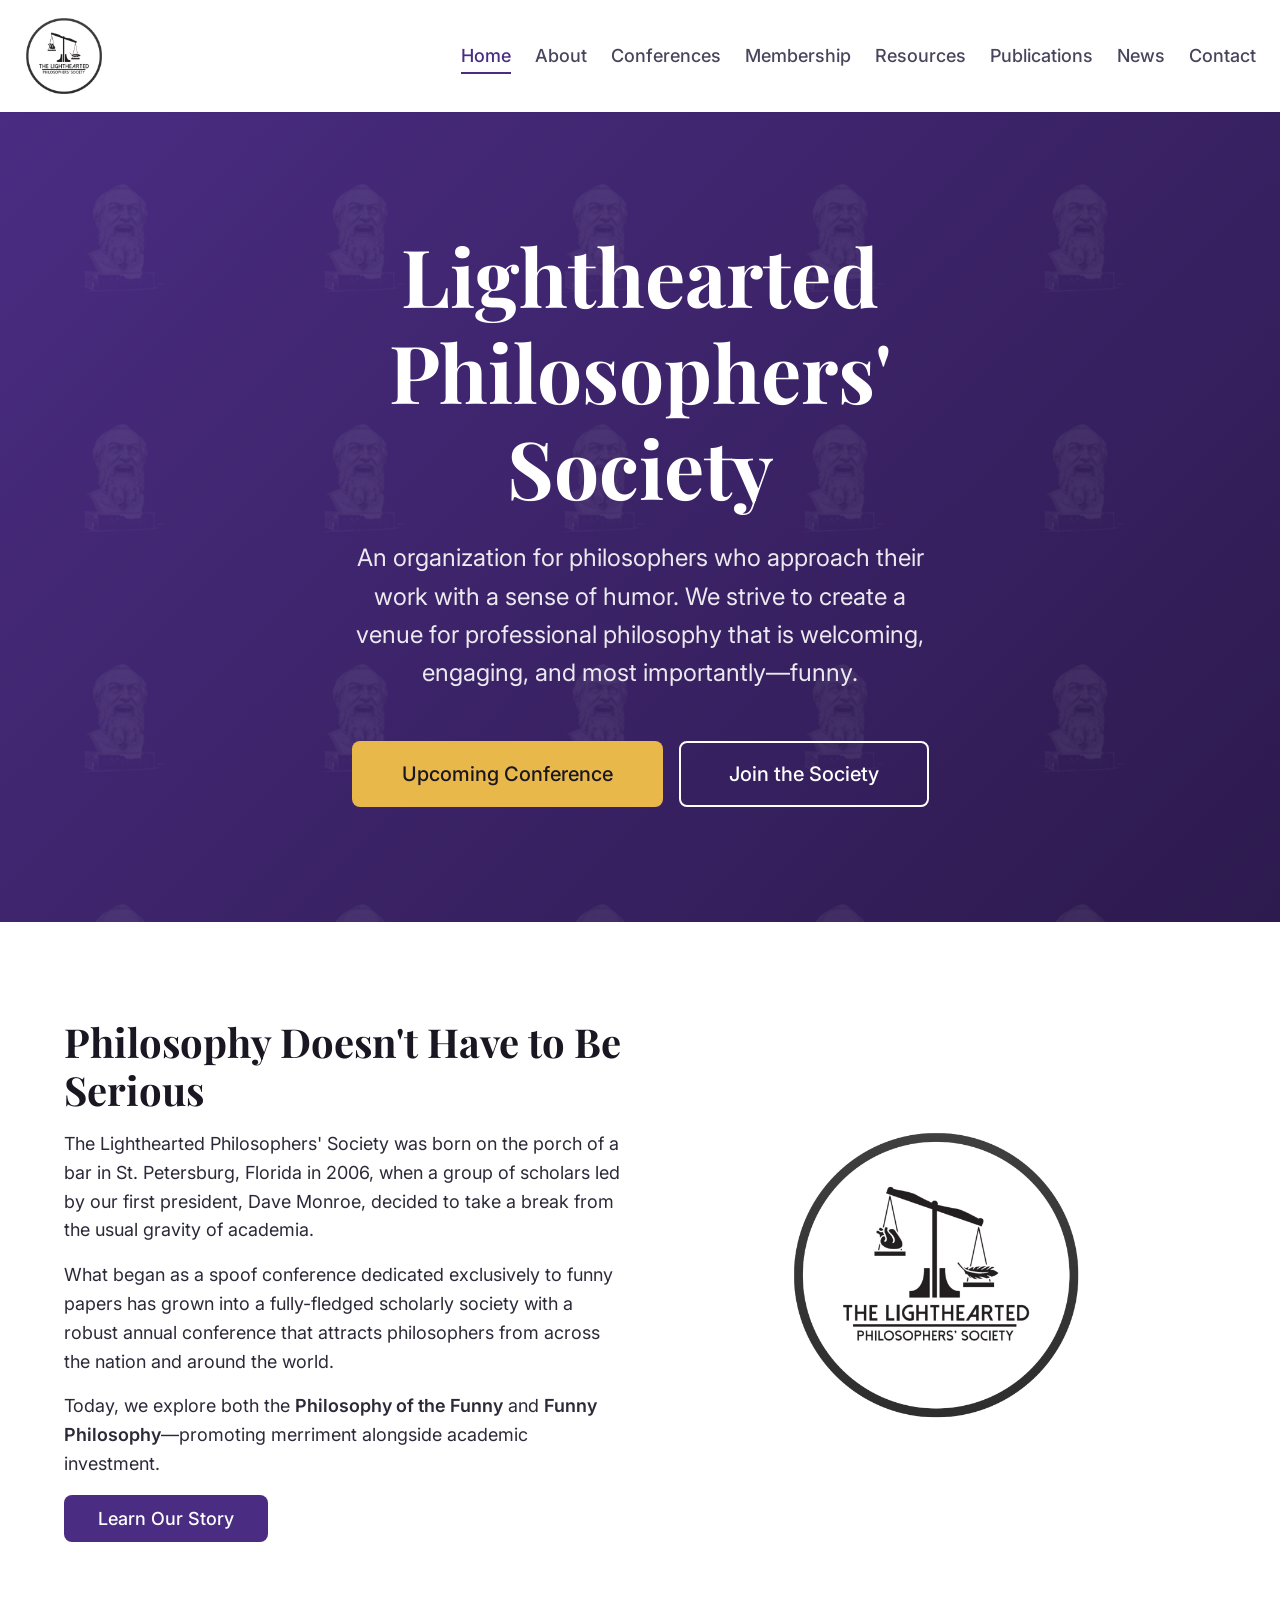
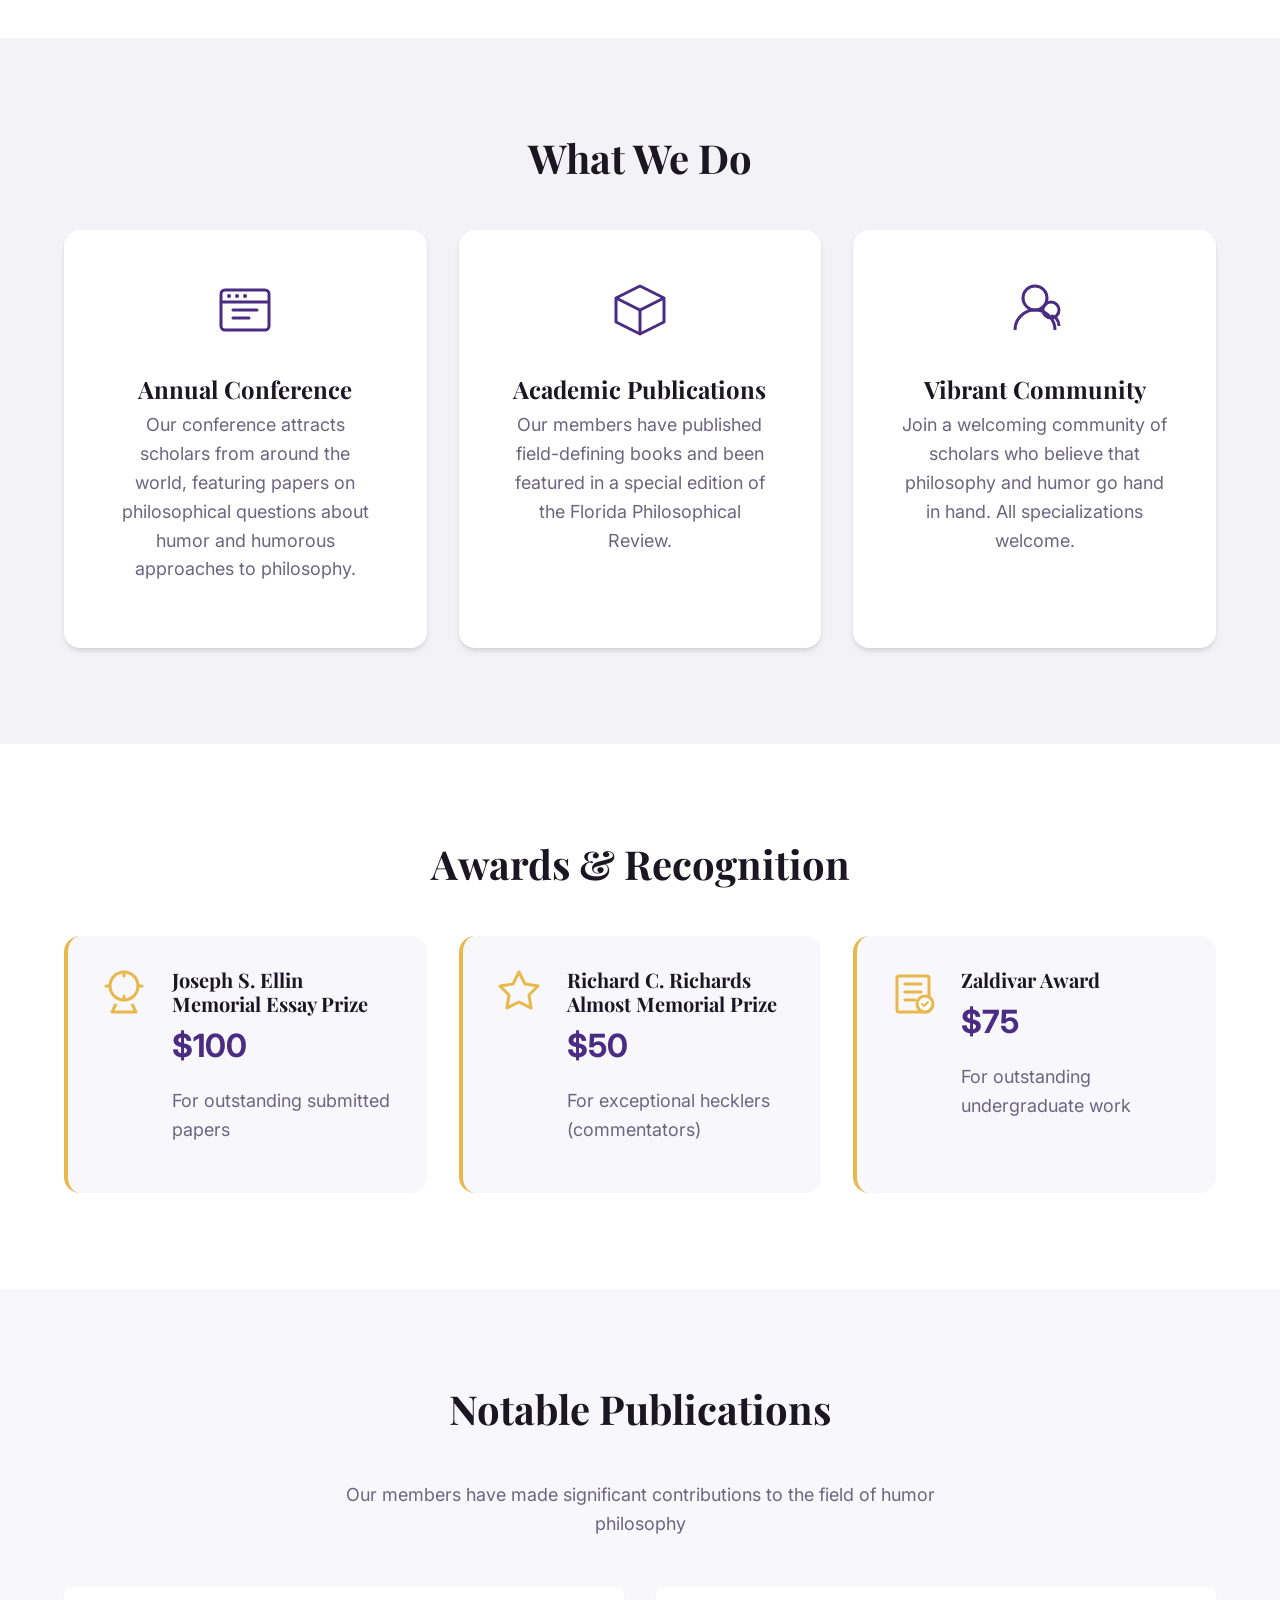
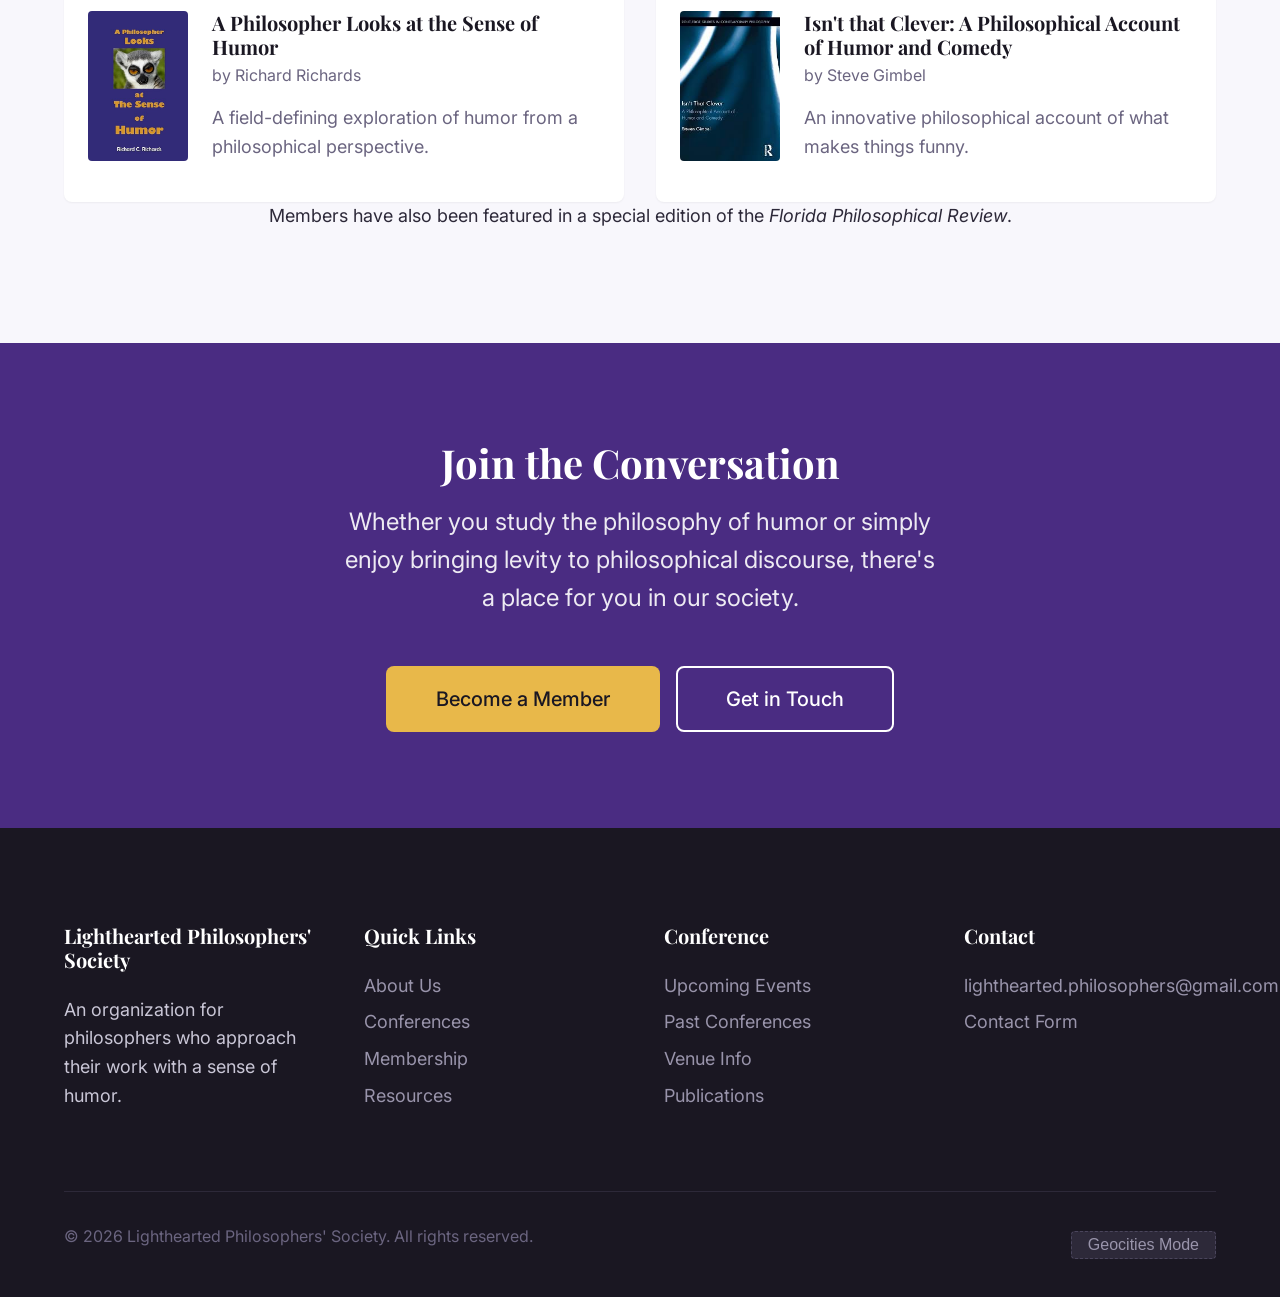
<file: index.html>
<!DOCTYPE html>
<html lang="en">
<head>
  <meta charset="UTF-8">
  <meta name="viewport" content="width=device-width, initial-scale=1.0">
  <meta name="description" content="The Lighthearted Philosophers' Society is an organization for philosophers who approach their work with a sense of humor, creating a venue for professional philosophy that is welcoming, engaging, and funny.">
  <meta name="keywords" content="philosophy, humor, academic society, philosophy of humor, lighthearted philosophers, philosophy conference">
  <title>Lighthearted Philosophers' Society | Philosophy with a Sense of Humor</title>

  <!-- Fonts -->
  <link rel="preconnect" href="https://fonts.googleapis.com">
  <link rel="preconnect" href="https://fonts.gstatic.com" crossorigin>
  <link href="https://fonts.googleapis.com/css2?family=Inter:wght@400;500;600;700&family=Playfair+Display:wght@600;700&display=swap" rel="stylesheet">

  <!-- Styles -->
  <link rel="stylesheet" href="css/style.css">

  <!-- Favicon -->
  <link rel="icon" type="image/png" href="LPS_Logo.png">
</head>
<body>
  <!-- Skip Link for Accessibility -->
  <a href="#main-content" class="skip-link">Skip to main content</a>

  <!-- Header -->
  <header class="header" role="banner">
    <div class="header__inner">
      <a href="index.html" class="logo" aria-label="Lighthearted Philosophers' Society Home">
        <img src="LPS_Logo.png" alt="The Lighthearted Philosophers' Society" class="logo__icon">
      </a>

      <nav class="nav" role="navigation" aria-label="Main navigation">
        <button class="nav-toggle" aria-expanded="false" aria-controls="nav-list" aria-label="Toggle navigation menu">
          <span class="nav-toggle__bar"></span>
          <span class="nav-toggle__bar"></span>
          <span class="nav-toggle__bar"></span>
        </button>

        <ul class="nav__list" id="nav-list">
          <li><a href="index.html" class="nav__link nav__link--active">Home</a></li>
          <li><a href="about.html" class="nav__link">About</a></li>
          <li class="nav__item--dropdown">
            <a href="upcoming-conferences.html" class="nav__link">Conferences</a>
            <ul class="nav__dropdown">
              <li><a href="upcoming-conferences.html" class="nav__dropdown-link">Upcoming Conferences</a></li>
              <li><a href="past-conferences.html" class="nav__dropdown-link">Past Conferences</a></li>
              <li><a href="venue.html" class="nav__dropdown-link">Venue Information</a></li>
            </ul>
          </li>
          <li><a href="membership.html" class="nav__link">Membership</a></li>
          <li><a href="resources.html" class="nav__link">Resources</a></li>
          <li><a href="publications.html" class="nav__link">Publications</a></li>
          <li><a href="news.html" class="nav__link">News</a></li>
          <li><a href="contact.html" class="nav__link">Contact</a></li>
        </ul>
      </nav>
    </div>
  </header>

  <!-- Main Content -->
  <main id="main-content">
    <!-- Hero Section -->
    <section class="hero hero--full">
      <div class="hero__bg" aria-hidden="true"></div>
      <div class="hero__content">
        <h1 class="hero__title">Lighthearted Philosophers' Society</h1>
        <p class="hero__subtitle">
          An organization for philosophers who approach their work with a sense of humor.
          We strive to create a venue for professional philosophy that is welcoming, engaging,
          and most importantly&mdash;funny.
        </p>
        <div class="hero__actions">
          <a href="upcoming-conferences.html" class="btn btn--secondary btn--lg">Upcoming Conference</a>
          <a href="membership.html" class="btn btn--outline-white btn--lg">Join the Society</a>
        </div>
      </div>
    </section>

    <!-- Introduction Section -->
    <section class="section">
      <div class="container">
        <div class="grid grid--2" style="align-items: center;">
          <div>
            <h2>Philosophy Doesn't Have to Be Serious</h2>
            <p>
              The Lighthearted Philosophers' Society was born on the porch of a bar in
              St. Petersburg, Florida in 2006, when a group of scholars led by our first
              president, Dave Monroe, decided to take a break from the usual gravity of academia.
            </p>
            <p>
              What began as a spoof conference dedicated exclusively to funny papers has grown
              into a fully-fledged scholarly society with a robust annual conference that
              attracts philosophers from across the nation and around the world.
            </p>
            <p>
              Today, we explore both the <strong>Philosophy of the Funny</strong> and
              <strong>Funny Philosophy</strong>&mdash;promoting merriment alongside academic investment.
            </p>
            <a href="about.html" class="btn btn--primary">Learn Our Story</a>
          </div>
          <div class="text-center">
            <img src="LPS_Logo.png" alt="The Lighthearted Philosophers' Society - scales with heart and feather" style="max-width: 300px; width: 100%; height: auto;">
          </div>
        </div>
      </div>
    </section>

    <!-- Features Section -->
    <section class="section section--gray">
      <div class="container">
        <h2 class="text-center mb-2xl">What We Do</h2>
        <div class="grid grid--3">
          <article class="card feature-card">
            <svg class="feature-card__icon" viewBox="0 0 64 64" fill="none" xmlns="http://www.w3.org/2000/svg" aria-hidden="true">
              <rect x="8" y="12" width="48" height="40" rx="4" stroke="currentColor" stroke-width="3"/>
              <path d="M8 24h48" stroke="currentColor" stroke-width="3"/>
              <circle cx="16" cy="18" r="2" fill="currentColor"/>
              <circle cx="24" cy="18" r="2" fill="currentColor"/>
              <circle cx="32" cy="18" r="2" fill="currentColor"/>
              <path d="M20 32h24M20 40h16" stroke="currentColor" stroke-width="3" stroke-linecap="round"/>
            </svg>
            <h3 class="feature-card__title">Annual Conference</h3>
            <p class="card__text">
              Our conference attracts scholars from around the world, featuring papers on
              philosophical questions about humor and humorous approaches to philosophy.
            </p>
          </article>

          <article class="card feature-card">
            <svg class="feature-card__icon" viewBox="0 0 64 64" fill="none" xmlns="http://www.w3.org/2000/svg" aria-hidden="true">
              <path d="M32 8L8 20v24l24 12 24-12V20L32 8z" stroke="currentColor" stroke-width="3" stroke-linejoin="round"/>
              <path d="M8 20l24 12 24-12M32 32v24" stroke="currentColor" stroke-width="3"/>
            </svg>
            <h3 class="feature-card__title">Academic Publications</h3>
            <p class="card__text">
              Our members have published field-defining books and been featured in a
              special edition of the Florida Philosophical Review.
            </p>
          </article>

          <article class="card feature-card">
            <svg class="feature-card__icon" viewBox="0 0 64 64" fill="none" xmlns="http://www.w3.org/2000/svg" aria-hidden="true">
              <circle cx="32" cy="20" r="12" stroke="currentColor" stroke-width="3"/>
              <path d="M12 52c0-11 9-20 20-20s20 9 20 20" stroke="currentColor" stroke-width="3"/>
              <circle cx="48" cy="32" r="8" stroke="currentColor" stroke-width="3"/>
              <path d="M56 48c0-6-4-10-8-10" stroke="currentColor" stroke-width="3"/>
            </svg>
            <h3 class="feature-card__title">Vibrant Community</h3>
            <p class="card__text">
              Join a welcoming community of scholars who believe that philosophy and
              humor go hand in hand. All specializations welcome.
            </p>
          </article>
        </div>
      </div>
    </section>

    <!-- Awards Section -->
    <section class="section">
      <div class="container">
        <h2 class="text-center mb-2xl">Awards & Recognition</h2>
        <div class="grid grid--3">
          <div class="award">
            <svg class="award__icon" viewBox="0 0 48 48" fill="none" xmlns="http://www.w3.org/2000/svg" aria-hidden="true">
              <circle cx="24" cy="18" r="14" stroke="currentColor" stroke-width="3"/>
              <path d="M24 4v4M24 28v4M10 18H6M42 18h-4" stroke="currentColor" stroke-width="3" stroke-linecap="round"/>
              <path d="M16 36l-4 8h24l-4-8" stroke="currentColor" stroke-width="3" stroke-linejoin="round"/>
            </svg>
            <div>
              <h3 class="award__title">Joseph S. Ellin Memorial Essay Prize</h3>
              <p class="award__amount">$100</p>
              <p class="text-muted">For outstanding submitted papers</p>
            </div>
          </div>

          <div class="award">
            <svg class="award__icon" viewBox="0 0 48 48" fill="none" xmlns="http://www.w3.org/2000/svg" aria-hidden="true">
              <path d="M24 4l6 12 13 2-9 9 2 13-12-6-12 6 2-13-9-9 13-2 6-12z" stroke="currentColor" stroke-width="3" stroke-linejoin="round"/>
            </svg>
            <div>
              <h3 class="award__title">Richard C. Richards Almost Memorial Prize</h3>
              <p class="award__amount">$50</p>
              <p class="text-muted">For exceptional hecklers (commentators)</p>
            </div>
          </div>

          <div class="award">
            <svg class="award__icon" viewBox="0 0 48 48" fill="none" xmlns="http://www.w3.org/2000/svg" aria-hidden="true">
              <rect x="8" y="8" width="32" height="36" rx="2" stroke="currentColor" stroke-width="3"/>
              <path d="M16 16h16M16 24h16M16 32h10" stroke="currentColor" stroke-width="3" stroke-linecap="round"/>
              <circle cx="36" cy="36" r="8" fill="white" stroke="currentColor" stroke-width="3"/>
              <path d="M33 36l2 2 4-4" stroke="currentColor" stroke-width="2" stroke-linecap="round" stroke-linejoin="round"/>
            </svg>
            <div>
              <h3 class="award__title">Zaldivar Award</h3>
              <p class="award__amount">$75</p>
              <p class="text-muted">For outstanding undergraduate work</p>
            </div>
          </div>
        </div>
      </div>
    </section>

    <!-- Publications Section -->
    <section class="section section--off-white">
      <div class="container">
        <h2 class="text-center mb-2xl">Notable Publications</h2>
        <p class="text-center text-muted mb-2xl" style="max-width: 600px; margin-left: auto; margin-right: auto;">
          Our members have made significant contributions to the field of humor philosophy
        </p>
        <div class="grid grid--2">
          <div class="publication">
            <img src="images/Richards_humor.jpg" alt="A Philosopher Looks at the Sense of Humor book cover" class="publication__cover">
            <div>
              <h3 class="publication__title">A Philosopher Looks at the Sense of Humor</h3>
              <p class="publication__author">by Richard Richards</p>
              <p class="text-muted mt-sm">A field-defining exploration of humor from a philosophical perspective.</p>
            </div>
          </div>

          <div class="publication">
            <img src="images/Gimbel_clever.jpg" alt="Isn't that Clever book cover" class="publication__cover">
            <div>
              <h3 class="publication__title">Isn't that Clever: A Philosophical Account of Humor and Comedy</h3>
              <p class="publication__author">by Steve Gimbel</p>
              <p class="text-muted mt-sm">An innovative philosophical account of what makes things funny.</p>
            </div>
          </div>
        </div>
        <p class="text-center mt-2xl">
          Members have also been featured in a special edition of the <em>Florida Philosophical Review</em>.
        </p>
      </div>
    </section>

    <!-- CTA Section -->
    <section class="section section--primary">
      <div class="container text-center">
        <h2>Join the Conversation</h2>
        <p class="hero__subtitle" style="margin-bottom: var(--space-2xl);">
          Whether you study the philosophy of humor or simply enjoy bringing levity to
          philosophical discourse, there's a place for you in our society.
        </p>
        <div class="flex justify-center gap-md flex-wrap">
          <a href="membership.html" class="btn btn--secondary btn--lg">Become a Member</a>
          <a href="contact.html" class="btn btn--outline-white btn--lg">Get in Touch</a>
        </div>
      </div>
    </section>
  </main>

  <!-- Footer -->
  <footer class="footer" role="contentinfo">
    <div class="container">
      <div class="footer__grid">
        <div>
          <h3 class="footer__title">Lighthearted Philosophers' Society</h3>
          <p>An organization for philosophers who approach their work with a sense of humor.</p>
        </div>

        <div>
          <h3 class="footer__title">Quick Links</h3>
          <ul class="footer__list">
            <li><a href="about.html" class="footer__link">About Us</a></li>
            <li><a href="upcoming-conferences.html" class="footer__link">Conferences</a></li>
            <li><a href="membership.html" class="footer__link">Membership</a></li>
            <li><a href="resources.html" class="footer__link">Resources</a></li>
          </ul>
        </div>

        <div>
          <h3 class="footer__title">Conference</h3>
          <ul class="footer__list">
            <li><a href="upcoming-conferences.html" class="footer__link">Upcoming Events</a></li>
            <li><a href="past-conferences.html" class="footer__link">Past Conferences</a></li>
            <li><a href="venue.html" class="footer__link">Venue Info</a></li>
            <li><a href="publications.html" class="footer__link">Publications</a></li>
          </ul>
        </div>

        <div>
          <h3 class="footer__title">Contact</h3>
          <ul class="footer__list">
            <li><a href="mailto:lighthearted.philosophers@gmail.com" class="footer__link">lighthearted.philosophers@gmail.com</a></li>
            <li><a href="contact.html" class="footer__link">Contact Form</a></li>
          </ul>
        </div>
      </div>

      <div class="footer__bottom">
        <p class="footer__copyright">
          &copy; <span id="year"></span> Lighthearted Philosophers' Society. All rights reserved.
        </p>
        <button class="geocities-btn" aria-label="Activate Geocities Mode">
          <span>Geocities Mode</span>
        </button>
      </div>
    </div>
  </footer>

  <!-- JavaScript -->
  <script src="js/main.js"></script>
</body>
</html>
</file>
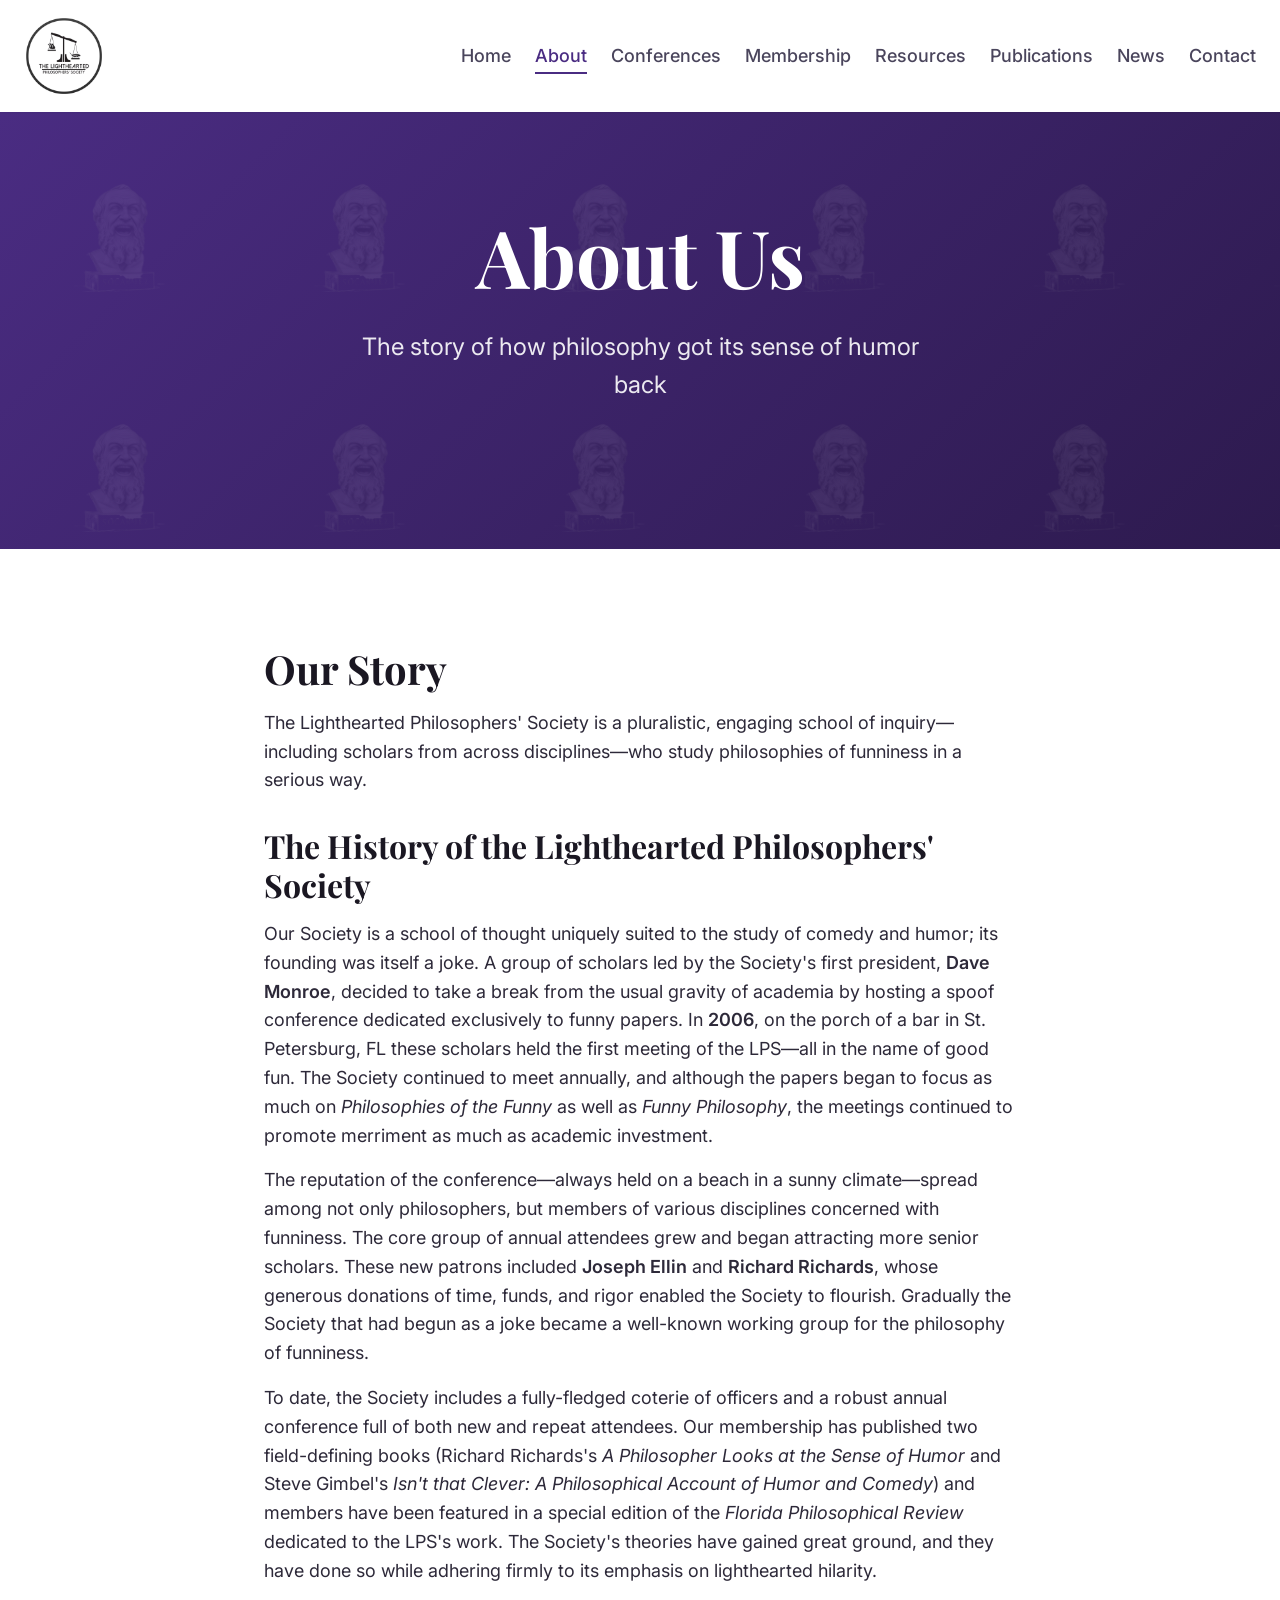
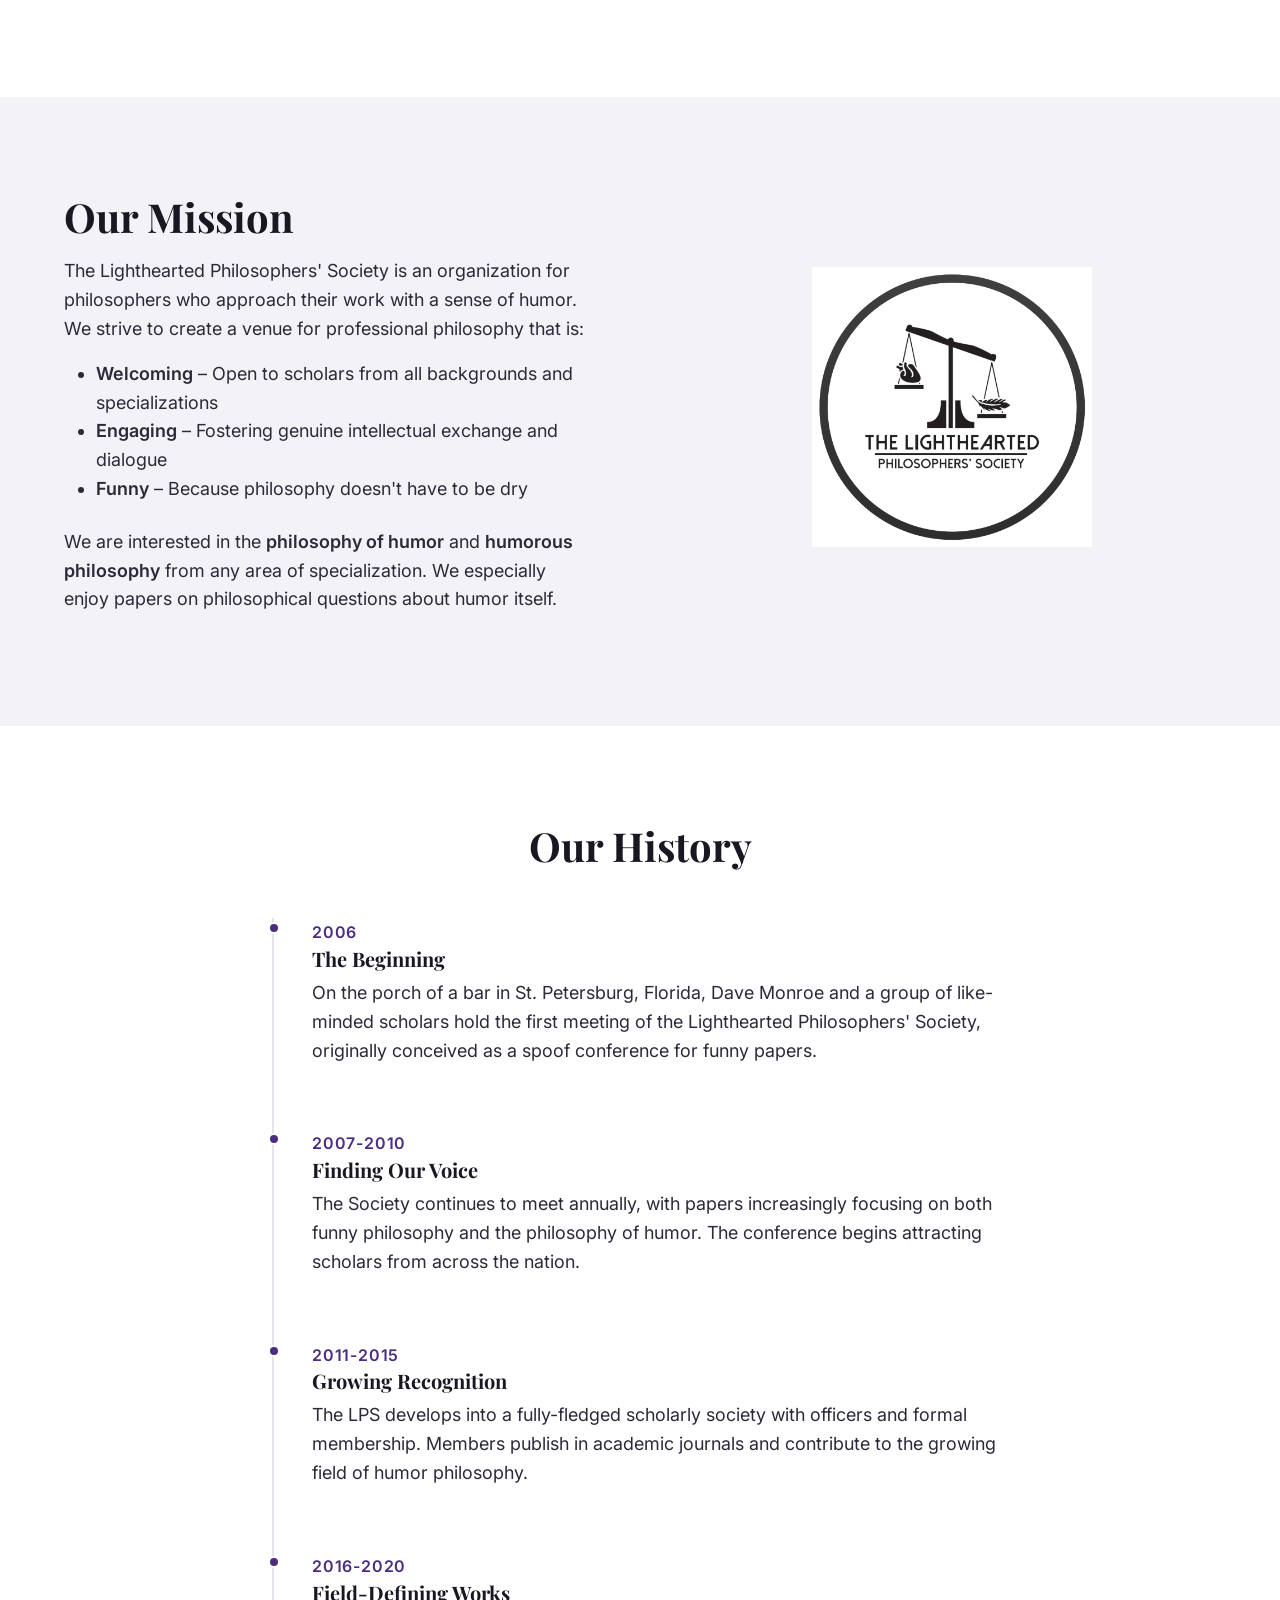
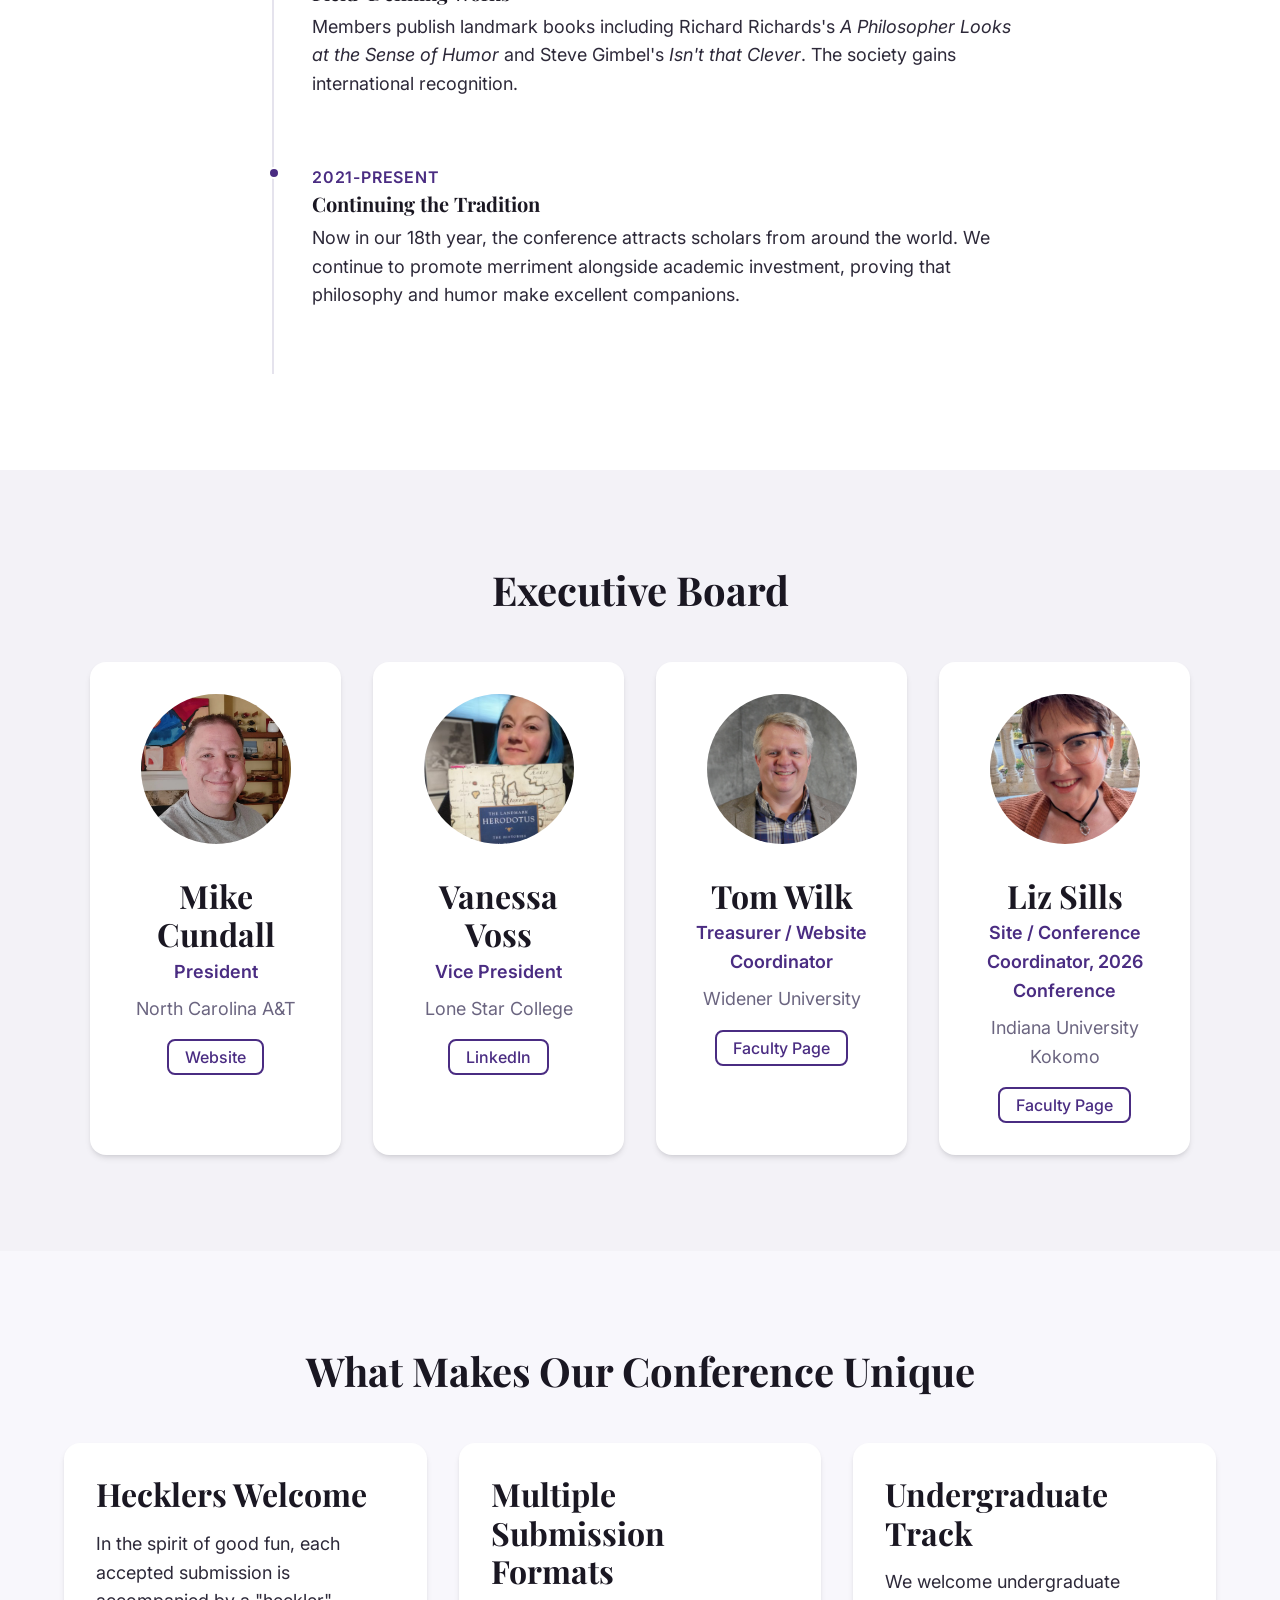
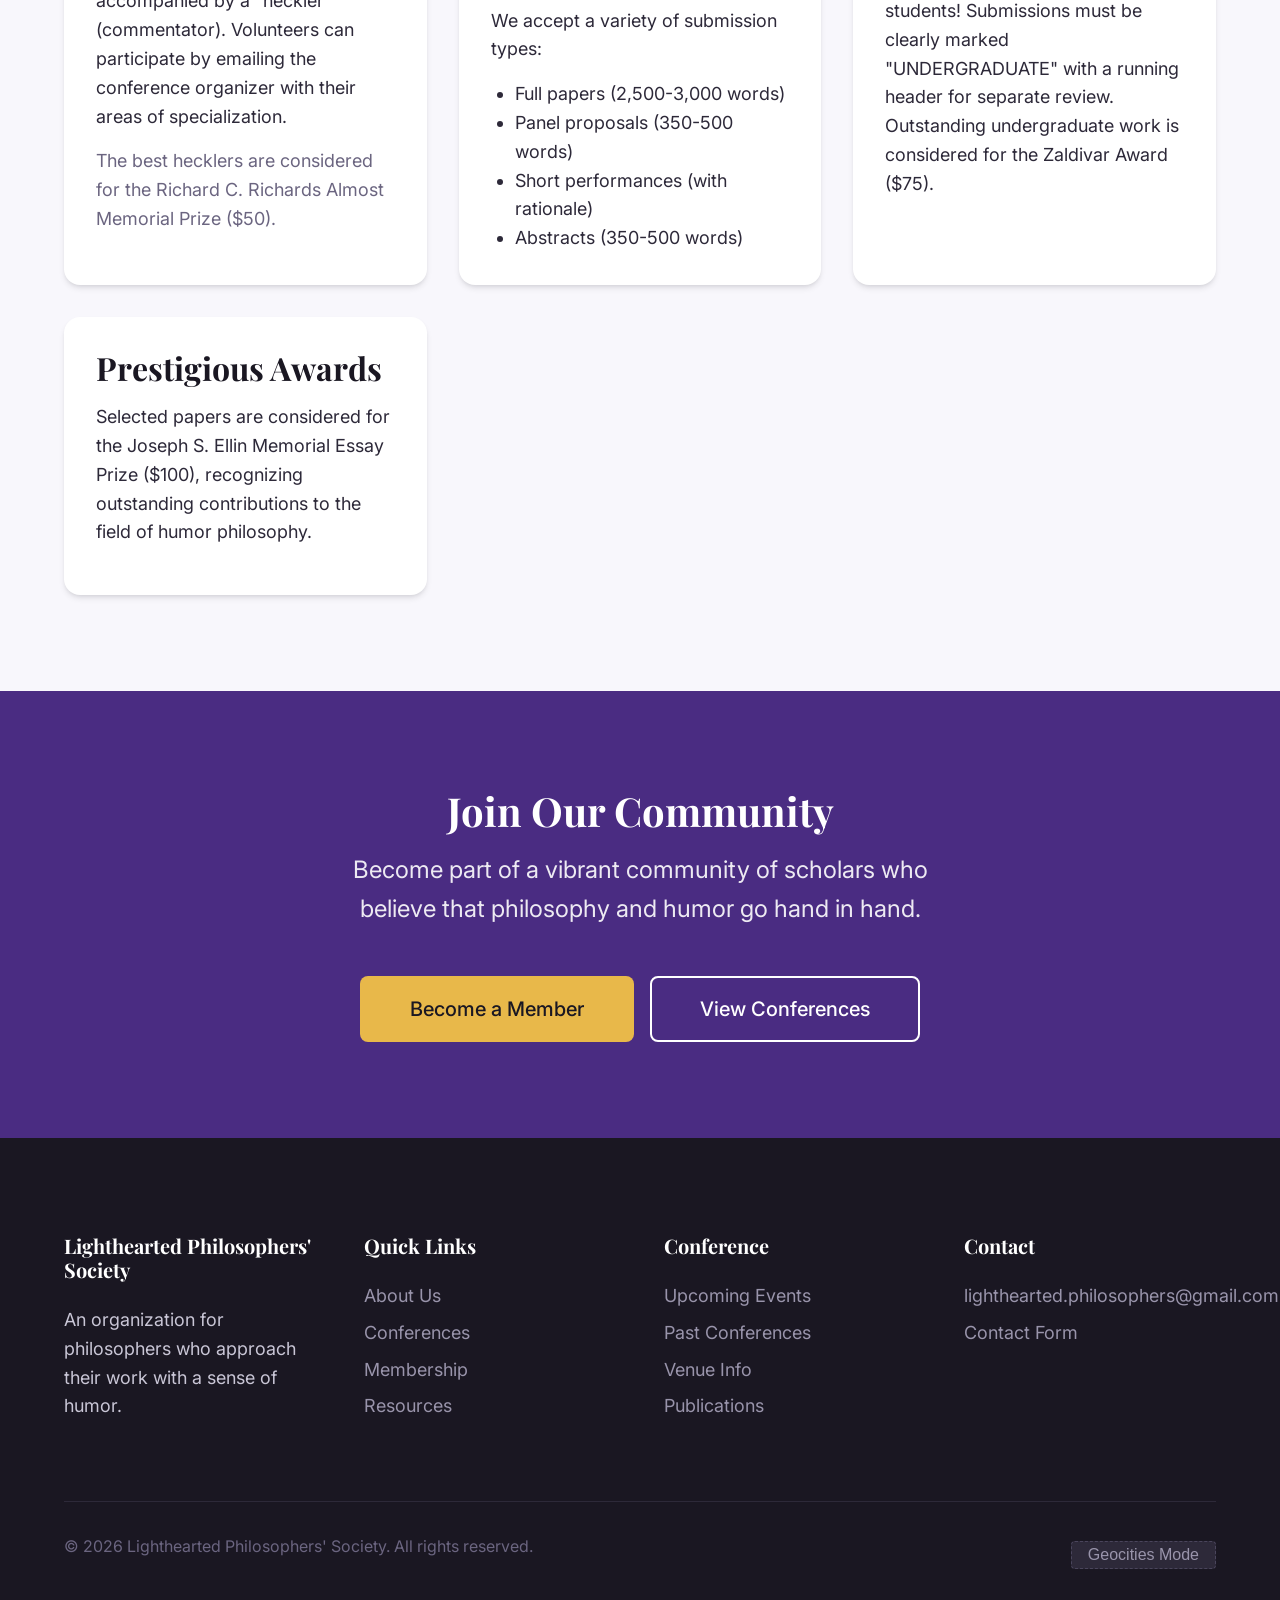
<file: about.html>
<!DOCTYPE html>
<html lang="en">
<head>
  <meta charset="UTF-8">
  <meta name="viewport" content="width=device-width, initial-scale=1.0">
  <meta name="description" content="Learn about the Lighthearted Philosophers' Society - our history, mission, and the scholars who make philosophy fun.">
  <title>About Us | Lighthearted Philosophers' Society</title>

  <!-- Fonts -->
  <link rel="preconnect" href="https://fonts.googleapis.com">
  <link rel="preconnect" href="https://fonts.gstatic.com" crossorigin>
  <link href="https://fonts.googleapis.com/css2?family=Inter:wght@400;500;600;700&family=Playfair+Display:wght@600;700&display=swap" rel="stylesheet">

  <!-- Styles -->
  <link rel="stylesheet" href="css/style.css">

  <!-- Favicon -->
  <link rel="icon" type="image/png" href="LPS_Logo.png">
</head>
<body>
  <!-- Skip Link for Accessibility -->
  <a href="#main-content" class="skip-link">Skip to main content</a>

  <!-- Header -->
  <header class="header" role="banner">
    <div class="header__inner">
      <a href="index.html" class="logo" aria-label="Lighthearted Philosophers' Society Home">
        <img src="LPS_Logo.png" alt="The Lighthearted Philosophers' Society" class="logo__icon">
      </a>

      <nav class="nav" role="navigation" aria-label="Main navigation">
        <button class="nav-toggle" aria-expanded="false" aria-controls="nav-list" aria-label="Toggle navigation menu">
          <span class="nav-toggle__bar"></span>
          <span class="nav-toggle__bar"></span>
          <span class="nav-toggle__bar"></span>
        </button>

        <ul class="nav__list" id="nav-list">
          <li><a href="index.html" class="nav__link">Home</a></li>
          <li><a href="about.html" class="nav__link nav__link--active">About</a></li>
          <li class="nav__item--dropdown">
            <a href="upcoming-conferences.html" class="nav__link">Conferences</a>
            <ul class="nav__dropdown">
              <li><a href="upcoming-conferences.html" class="nav__dropdown-link">Upcoming Conferences</a></li>
              <li><a href="past-conferences.html" class="nav__dropdown-link">Past Conferences</a></li>
              <li><a href="venue.html" class="nav__dropdown-link">Venue Information</a></li>
            </ul>
          </li>
          <li><a href="membership.html" class="nav__link">Membership</a></li>
          <li><a href="resources.html" class="nav__link">Resources</a></li>
          <li><a href="publications.html" class="nav__link">Publications</a></li>
          <li><a href="news.html" class="nav__link">News</a></li>
          <li><a href="contact.html" class="nav__link">Contact</a></li>
        </ul>
      </nav>
    </div>
  </header>

  <!-- Main Content -->
  <main id="main-content">
    <!-- Page Hero -->
    <section class="hero" style="min-height: 40vh;">
      <div class="hero__bg" aria-hidden="true"></div>
      <div class="hero__content">
        <h1 class="hero__title">About Us</h1>
        <p class="hero__subtitle">
          The story of how philosophy got its sense of humor back
        </p>
      </div>
    </section>

    <!-- Our Story -->
    <section class="section">
      <div class="container container--narrow">
        <h2>Our Story</h2>
        <p>
          The Lighthearted Philosophers' Society is a pluralistic, engaging school of inquiry&mdash;including
          scholars from across disciplines&mdash;who study philosophies of funniness in a serious way.
        </p>

        <h3 class="mt-xl">The History of the Lighthearted Philosophers' Society</h3>
        <p>
          Our Society is a school of thought uniquely suited to the study of comedy and humor; its founding
          was itself a joke. A group of scholars led by the Society's first president, <strong>Dave Monroe</strong>,
          decided to take a break from the usual gravity of academia by hosting a spoof conference dedicated
          exclusively to funny papers. In <strong>2006</strong>, on the porch of a bar in St. Petersburg, FL
          these scholars held the first meeting of the LPS&mdash;all in the name of good fun. The Society
          continued to meet annually, and although the papers began to focus as much on <em>Philosophies of the
          Funny</em> as well as <em>Funny Philosophy</em>, the meetings continued to promote merriment as much
          as academic investment.
        </p>
        <p>
          The reputation of the conference&mdash;always held on a beach in a sunny climate&mdash;spread among
          not only philosophers, but members of various disciplines concerned with funniness. The core group
          of annual attendees grew and began attracting more senior scholars. These new patrons included
          <strong>Joseph Ellin</strong> and <strong>Richard Richards</strong>, whose generous donations of time,
          funds, and rigor enabled the Society to flourish. Gradually the Society that had begun as a joke
          became a well-known working group for the philosophy of funniness.
        </p>
        <p>
          To date, the Society includes a fully-fledged coterie of officers and a robust annual conference
          full of both new and repeat attendees. Our membership has published two field-defining books
          (Richard Richards's <em>A Philosopher Looks at the Sense of Humor</em> and Steve Gimbel's
          <em>Isn't that Clever: A Philosophical Account of Humor and Comedy</em>) and members have been
          featured in a special edition of the <em>Florida Philosophical Review</em> dedicated to the LPS's
          work. The Society's theories have gained great ground, and they have done so while adhering firmly
          to its emphasis on lighthearted hilarity.
        </p>
      </div>
    </section>

    <!-- Mission -->
    <section class="section section--gray">
      <div class="container">
        <div class="grid grid--2" style="align-items: center; gap: var(--space-4xl);">
          <div>
            <h2>Our Mission</h2>
            <p>
              The Lighthearted Philosophers' Society is an organization for philosophers who
              approach their work with a sense of humor. We strive to create a venue for
              professional philosophy that is:
            </p>
            <ul style="margin-left: var(--space-xl); margin-bottom: var(--space-lg);">
              <li><strong>Welcoming</strong> &ndash; Open to scholars from all backgrounds and specializations</li>
              <li><strong>Engaging</strong> &ndash; Fostering genuine intellectual exchange and dialogue</li>
              <li><strong>Funny</strong> &ndash; Because philosophy doesn't have to be dry</li>
            </ul>
            <p>
              We are interested in the <strong>philosophy of humor</strong> and <strong>humorous
              philosophy</strong> from any area of specialization. We especially enjoy papers
              on philosophical questions about humor itself.
            </p>
          </div>
          <div class="text-center">
            <img src="LPS_Logo.png" alt="The Lighthearted Philosophers' Society - scales with heart and feather" style="max-width: 280px; width: 100%; height: auto;">
          </div>
        </div>
      </div>
    </section>

    <!-- Timeline -->
    <section class="section">
      <div class="container container--narrow">
        <h2 class="text-center mb-2xl">Our History</h2>
        <div class="timeline">
          <div class="timeline__item">
            <span class="timeline__year">2006</span>
            <h3 class="timeline__title">The Beginning</h3>
            <p>
              On the porch of a bar in St. Petersburg, Florida, Dave Monroe and a group of
              like-minded scholars hold the first meeting of the Lighthearted Philosophers'
              Society, originally conceived as a spoof conference for funny papers.
            </p>
          </div>

          <div class="timeline__item">
            <span class="timeline__year">2007-2010</span>
            <h3 class="timeline__title">Finding Our Voice</h3>
            <p>
              The Society continues to meet annually, with papers increasingly focusing on
              both funny philosophy and the philosophy of humor. The conference begins
              attracting scholars from across the nation.
            </p>
          </div>

          <div class="timeline__item">
            <span class="timeline__year">2011-2015</span>
            <h3 class="timeline__title">Growing Recognition</h3>
            <p>
              The LPS develops into a fully-fledged scholarly society with officers and
              formal membership. Members publish in academic journals and contribute to
              the growing field of humor philosophy.
            </p>
          </div>

          <div class="timeline__item">
            <span class="timeline__year">2016-2020</span>
            <h3 class="timeline__title">Field-Defining Works</h3>
            <p>
              Members publish landmark books including Richard Richards's <em>A Philosopher
              Looks at the Sense of Humor</em> and Steve Gimbel's <em>Isn't that Clever</em>.
              The society gains international recognition.
            </p>
          </div>

          <div class="timeline__item">
            <span class="timeline__year">2021-Present</span>
            <h3 class="timeline__title">Continuing the Tradition</h3>
            <p>
              Now in our 18th year, the conference attracts scholars from around the world.
              We continue to promote merriment alongside academic investment, proving that
              philosophy and humor make excellent companions.
            </p>
          </div>
        </div>
      </div>
    </section>

    <!-- Executive Board -->
    <section class="section section--gray">
      <div class="container">
        <h2 class="text-center mb-2xl">Executive Board</h2>
        <div class="grid grid--4" style="max-width: 1100px; margin: 0 auto;">

          <!-- President -->
          <div class="card text-center" style="padding: var(--space-xl);">
            <img src="images/cundall.webp" alt="Mike Cundall" style="width: 150px; height: 150px; border-radius: 50%; object-fit: cover; margin: 0 auto var(--space-lg);">
            <h3 style="margin-bottom: var(--space-xs);">Mike Cundall</h3>
            <p class="text-primary" style="font-weight: 600; margin-bottom: var(--space-sm);">President</p>
            <p class="text-muted" style="margin-bottom: var(--space-md);">North Carolina A&T</p>
            <a href="https://michaelkcundalljr.substack.com/" target="_blank" rel="noopener noreferrer" class="btn btn--outline btn--sm">Website</a>
          </div>

          <!-- Vice President -->
          <div class="card text-center" style="padding: var(--space-xl);">
            <img src="images/voss.jpg" alt="Vanessa Voss" style="width: 150px; height: 150px; border-radius: 50%; object-fit: cover; margin: 0 auto var(--space-lg);">
            <h3 style="margin-bottom: var(--space-xs);">Vanessa Voss</h3>
            <p class="text-primary" style="font-weight: 600; margin-bottom: var(--space-sm);">Vice President</p>
            <p class="text-muted" style="margin-bottom: var(--space-md);">Lone Star College</p>
            <a href="https://www.linkedin.com/in/vanessa-voss-8351848" target="_blank" rel="noopener noreferrer" class="btn btn--outline btn--sm">LinkedIn</a>
          </div>

          <!-- Treasurer/Website Coordinator -->
          <div class="card text-center" style="padding: var(--space-xl);">
            <img src="images/wilk.jpg" alt="Tom Wilk" style="width: 150px; height: 150px; border-radius: 50%; object-fit: cover; margin: 0 auto var(--space-lg);">
            <h3 style="margin-bottom: var(--space-xs);">Tom Wilk</h3>
            <p class="text-primary" style="font-weight: 600; margin-bottom: var(--space-sm);">Treasurer / Website Coordinator</p>
            <p class="text-muted" style="margin-bottom: var(--space-md);">Widener University</p>
            <a href="https://www.widener.edu/about/faculty-directory/thomas-m-wilk" target="_blank" rel="noopener noreferrer" class="btn btn--outline btn--sm">Faculty Page</a>
          </div>

          <!-- Site/Conference Coordinator -->
          <div class="card text-center" style="padding: var(--space-xl);">
            <img src="images/sills.jpeg" alt="Liz Sills" style="width: 150px; height: 150px; border-radius: 50%; object-fit: cover; margin: 0 auto var(--space-lg);">
            <h3 style="margin-bottom: var(--space-xs);">Liz Sills</h3>
            <p class="text-primary" style="font-weight: 600; margin-bottom: var(--space-sm);">Site / Conference Coordinator, 2026 Conference</p>
            <p class="text-muted" style="margin-bottom: var(--space-md);">Indiana University Kokomo</p>
            <a href="https://kokomo.iu.edu/humanities-and-social-sciences/communication/faculty/liz-sills.html" target="_blank" rel="noopener noreferrer" class="btn btn--outline btn--sm">Faculty Page</a>
          </div>

        </div>
      </div>
    </section>

    <!-- Conference Format -->
    <section class="section section--off-white">
      <div class="container">
        <h2 class="text-center mb-2xl">What Makes Our Conference Unique</h2>
        <div class="grid grid--2">
          <div class="card" style="padding: var(--space-xl);">
            <h3>Hecklers Welcome</h3>
            <p>
              In the spirit of good fun, each accepted submission is accompanied by a
              "heckler" (commentator). Volunteers can participate by emailing the conference
              organizer with their areas of specialization.
            </p>
            <p class="text-muted">
              The best hecklers are considered for the Richard C. Richards Almost Memorial Prize ($50).
            </p>
          </div>

          <div class="card" style="padding: var(--space-xl);">
            <h3>Multiple Submission Formats</h3>
            <p>We accept a variety of submission types:</p>
            <ul style="margin-left: var(--space-lg); margin-top: var(--space-sm);">
              <li>Full papers (2,500-3,000 words)</li>
              <li>Panel proposals (350-500 words)</li>
              <li>Short performances (with rationale)</li>
              <li>Abstracts (350-500 words)</li>
            </ul>
          </div>

          <div class="card" style="padding: var(--space-xl);">
            <h3>Undergraduate Track</h3>
            <p>
              We welcome undergraduate students! Submissions must be clearly marked
              "UNDERGRADUATE" with a running header for separate review. Outstanding
              undergraduate work is considered for the Zaldivar Award ($75).
            </p>
          </div>

          <div class="card" style="padding: var(--space-xl);">
            <h3>Prestigious Awards</h3>
            <p>
              Selected papers are considered for the Joseph S. Ellin Memorial Essay Prize ($100),
              recognizing outstanding contributions to the field of humor philosophy.
            </p>
          </div>
        </div>
      </div>
    </section>

    <!-- CTA -->
    <section class="section section--primary">
      <div class="container text-center">
        <h2>Join Our Community</h2>
        <p class="hero__subtitle">
          Become part of a vibrant community of scholars who believe that philosophy
          and humor go hand in hand.
        </p>
        <div class="flex justify-center gap-md flex-wrap">
          <a href="membership.html" class="btn btn--secondary btn--lg">Become a Member</a>
          <a href="upcoming-conferences.html" class="btn btn--outline-white btn--lg">View Conferences</a>
        </div>
      </div>
    </section>
  </main>

  <!-- Footer -->
  <footer class="footer" role="contentinfo">
    <div class="container">
      <div class="footer__grid">
        <div>
          <h3 class="footer__title">Lighthearted Philosophers' Society</h3>
          <p>An organization for philosophers who approach their work with a sense of humor.</p>
        </div>

        <div>
          <h3 class="footer__title">Quick Links</h3>
          <ul class="footer__list">
            <li><a href="about.html" class="footer__link">About Us</a></li>
            <li><a href="upcoming-conferences.html" class="footer__link">Conferences</a></li>
            <li><a href="membership.html" class="footer__link">Membership</a></li>
            <li><a href="resources.html" class="footer__link">Resources</a></li>
          </ul>
        </div>

        <div>
          <h3 class="footer__title">Conference</h3>
          <ul class="footer__list">
            <li><a href="upcoming-conferences.html" class="footer__link">Upcoming Events</a></li>
            <li><a href="past-conferences.html" class="footer__link">Past Conferences</a></li>
            <li><a href="venue.html" class="footer__link">Venue Info</a></li>
            <li><a href="publications.html" class="footer__link">Publications</a></li>
          </ul>
        </div>

        <div>
          <h3 class="footer__title">Contact</h3>
          <ul class="footer__list">
            <li><a href="mailto:lighthearted.philosophers@gmail.com" class="footer__link">lighthearted.philosophers@gmail.com</a></li>
            <li><a href="contact.html" class="footer__link">Contact Form</a></li>
          </ul>
        </div>
      </div>

      <div class="footer__bottom">
        <p class="footer__copyright">
          &copy; <span id="year"></span> Lighthearted Philosophers' Society. All rights reserved.
        </p>
        <button class="geocities-btn" aria-label="Activate Geocities Mode">
          <span>Geocities Mode</span>
        </button>
      </div>
    </div>
  </footer>

  <!-- JavaScript -->
  <script src="js/main.js"></script>
</body>
</html>
</file>
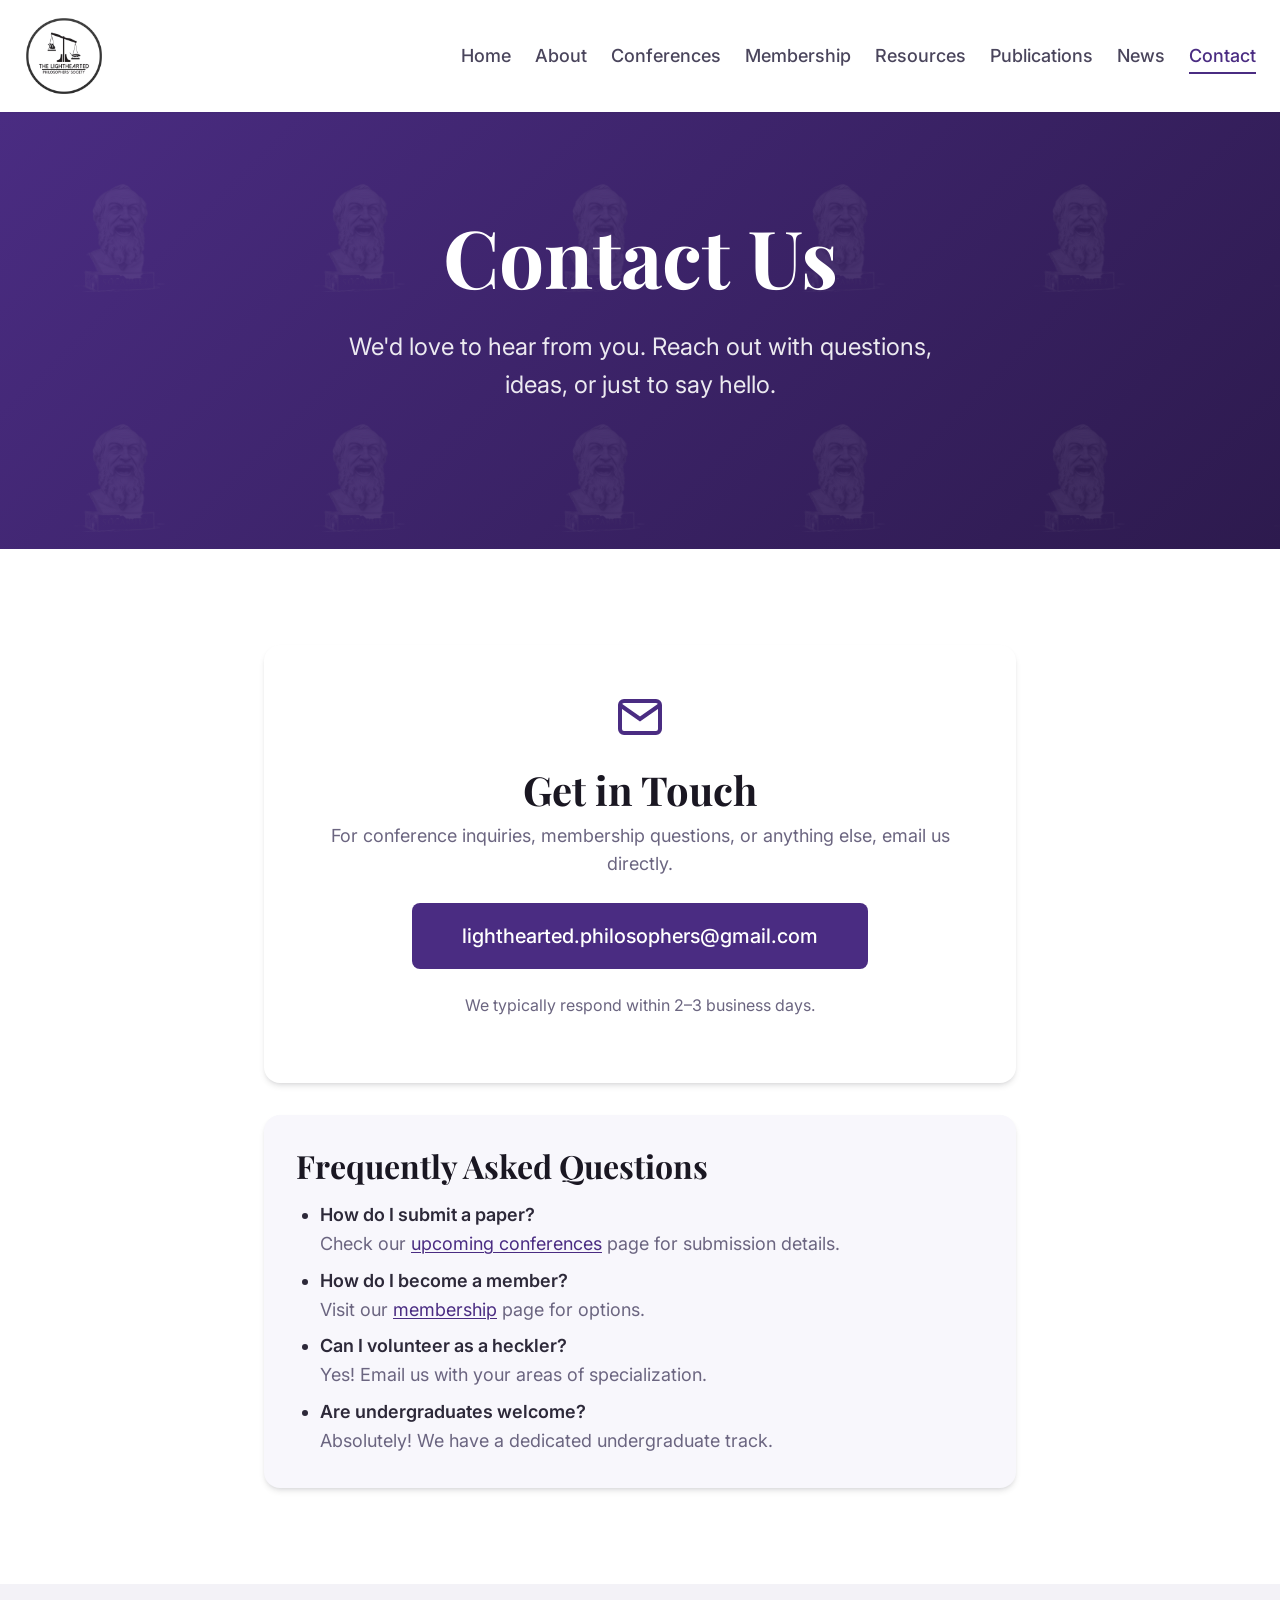
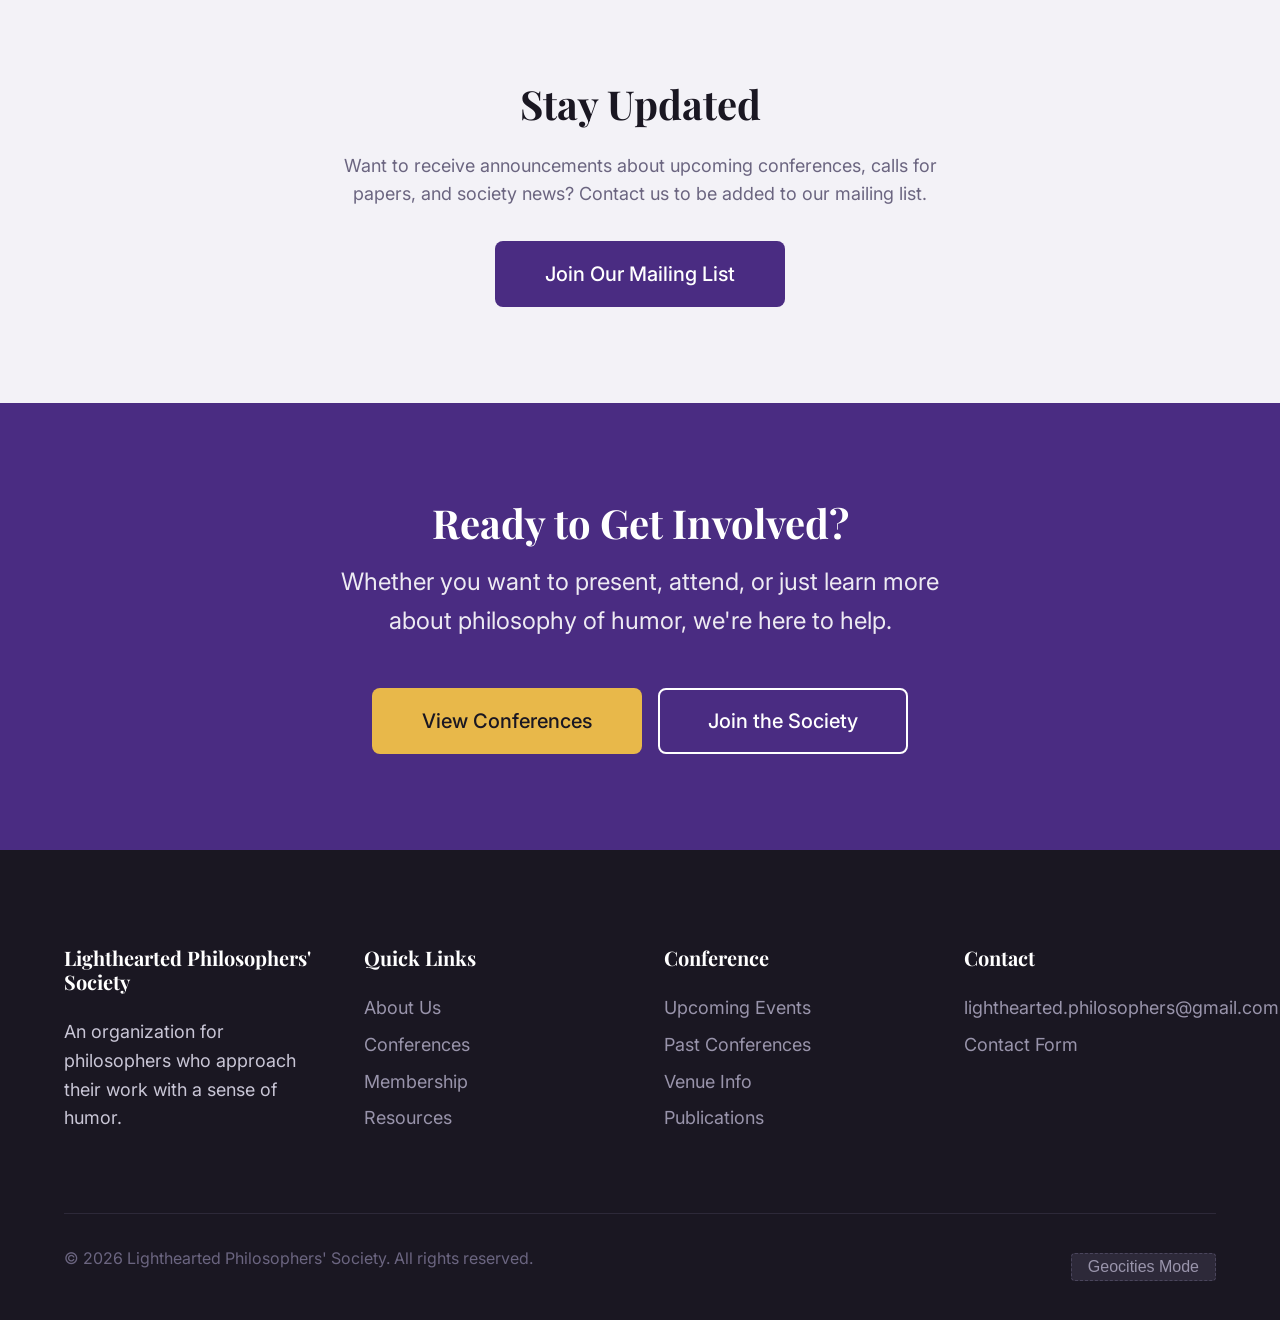
<file: contact.html>
<!DOCTYPE html>
<html lang="en">
<head>
  <meta charset="UTF-8">
  <meta name="viewport" content="width=device-width, initial-scale=1.0">
  <meta name="description" content="Contact the Lighthearted Philosophers' Society. Get in touch with questions about membership, conferences, or submissions.">
  <title>Contact | Lighthearted Philosophers' Society</title>

  <!-- Fonts -->
  <link rel="preconnect" href="https://fonts.googleapis.com">
  <link rel="preconnect" href="https://fonts.gstatic.com" crossorigin>
  <link href="https://fonts.googleapis.com/css2?family=Inter:wght@400;500;600;700&family=Playfair+Display:wght@600;700&display=swap" rel="stylesheet">

  <!-- Styles -->
  <link rel="stylesheet" href="css/style.css">

  <!-- Favicon -->
  <link rel="icon" type="image/png" href="LPS_Logo.png">
</head>
<body>
  <!-- Skip Link for Accessibility -->
  <a href="#main-content" class="skip-link">Skip to main content</a>

  <!-- Header -->
  <header class="header" role="banner">
    <div class="header__inner">
      <a href="index.html" class="logo" aria-label="Lighthearted Philosophers' Society Home">
        <img src="LPS_Logo.png" alt="The Lighthearted Philosophers' Society" class="logo__icon">
      </a>

      <nav class="nav" role="navigation" aria-label="Main navigation">
        <button class="nav-toggle" aria-expanded="false" aria-controls="nav-list" aria-label="Toggle navigation menu">
          <span class="nav-toggle__bar"></span>
          <span class="nav-toggle__bar"></span>
          <span class="nav-toggle__bar"></span>
        </button>

        <ul class="nav__list" id="nav-list">
          <li><a href="index.html" class="nav__link">Home</a></li>
          <li><a href="about.html" class="nav__link">About</a></li>
          <li class="nav__item--dropdown">
            <a href="upcoming-conferences.html" class="nav__link">Conferences</a>
            <ul class="nav__dropdown">
              <li><a href="upcoming-conferences.html" class="nav__dropdown-link">Upcoming Conferences</a></li>
              <li><a href="past-conferences.html" class="nav__dropdown-link">Past Conferences</a></li>
              <li><a href="venue.html" class="nav__dropdown-link">Venue Information</a></li>
            </ul>
          </li>
          <li><a href="membership.html" class="nav__link">Membership</a></li>
          <li><a href="resources.html" class="nav__link">Resources</a></li>
          <li><a href="publications.html" class="nav__link">Publications</a></li>
          <li><a href="news.html" class="nav__link">News</a></li>
          <li><a href="contact.html" class="nav__link nav__link--active">Contact</a></li>
        </ul>
      </nav>
    </div>
  </header>

  <!-- Main Content -->
  <main id="main-content">
    <!-- Page Hero -->
    <section class="hero" style="min-height: 40vh;">
      <div class="hero__bg" aria-hidden="true"></div>
      <div class="hero__content">
        <h1 class="hero__title">Contact Us</h1>
        <p class="hero__subtitle">
          We'd love to hear from you. Reach out with questions, ideas, or just to say hello.
        </p>
      </div>
    </section>

    <!-- Contact Section -->
    <section class="section">
      <div class="container container--narrow">

        <div class="card" style="padding: var(--space-2xl); text-align: center; margin-bottom: var(--space-xl);">
          <svg width="48" height="48" viewBox="0 0 24 24" fill="none" stroke="currentColor" stroke-width="2" aria-hidden="true" style="color: var(--color-primary); margin-bottom: var(--space-md);">
            <path d="M4 4h16c1.1 0 2 .9 2 2v12c0 1.1-.9 2-2 2H4c-1.1 0-2-.9-2-2V6c0-1.1.9-2 2-2z"/>
            <polyline points="22,6 12,13 2,6"/>
          </svg>
          <h2 style="margin-bottom: var(--space-sm);">Get in Touch</h2>
          <p class="text-muted" style="margin-bottom: var(--space-lg);">For conference inquiries, membership questions, or anything else, email us directly.</p>
          <a href="mailto:lighthearted.philosophers@gmail.com" class="btn btn--primary btn--lg">lighthearted.philosophers@gmail.com</a>
          <p class="text-muted mt-lg" style="font-size: var(--text-sm);">We typically respond within 2&ndash;3 business days.</p>
        </div>

        <div class="card" style="padding: var(--space-xl); background: var(--color-off-white);">
          <h3>Frequently Asked Questions</h3>
          <ul style="margin-left: var(--space-lg); margin-top: var(--space-md);">
            <li class="mb-sm">
              <strong>How do I submit a paper?</strong><br>
              <span class="text-muted">Check our <a href="upcoming-conferences.html">upcoming conferences</a> page for submission details.</span>
            </li>
            <li class="mb-sm">
              <strong>How do I become a member?</strong><br>
              <span class="text-muted">Visit our <a href="membership.html">membership</a> page for options.</span>
            </li>
            <li class="mb-sm">
              <strong>Can I volunteer as a heckler?</strong><br>
              <span class="text-muted">Yes! Email us with your areas of specialization.</span>
            </li>
            <li>
              <strong>Are undergraduates welcome?</strong><br>
              <span class="text-muted">Absolutely! We have a dedicated undergraduate track.</span>
            </li>
          </ul>
        </div>

      </div>
    </section>

    <!-- Mailing List -->
    <section class="section section--gray">
      <div class="container text-center">
        <h2 class="mb-lg">Stay Updated</h2>
        <p class="text-muted mb-xl" style="max-width: 600px; margin-left: auto; margin-right: auto;">
          Want to receive announcements about upcoming conferences, calls for papers,
          and society news? Contact us to be added to our mailing list.
        </p>
        <a href="mailto:lighthearted.philosophers@gmail.com" class="btn btn--primary btn--lg">Join Our Mailing List</a>
      </div>
    </section>

    <!-- CTA -->
    <section class="section section--primary">
      <div class="container text-center">
        <h2>Ready to Get Involved?</h2>
        <p class="hero__subtitle">
          Whether you want to present, attend, or just learn more about philosophy of humor,
          we're here to help.
        </p>
        <div class="flex justify-center gap-md flex-wrap">
          <a href="upcoming-conferences.html" class="btn btn--secondary btn--lg">View Conferences</a>
          <a href="membership.html" class="btn btn--outline-white btn--lg">Join the Society</a>
        </div>
      </div>
    </section>
  </main>

  <!-- Footer -->
  <footer class="footer" role="contentinfo">
    <div class="container">
      <div class="footer__grid">
        <div>
          <h3 class="footer__title">Lighthearted Philosophers' Society</h3>
          <p>An organization for philosophers who approach their work with a sense of humor.</p>
        </div>

        <div>
          <h3 class="footer__title">Quick Links</h3>
          <ul class="footer__list">
            <li><a href="about.html" class="footer__link">About Us</a></li>
            <li><a href="upcoming-conferences.html" class="footer__link">Conferences</a></li>
            <li><a href="membership.html" class="footer__link">Membership</a></li>
            <li><a href="resources.html" class="footer__link">Resources</a></li>
          </ul>
        </div>

        <div>
          <h3 class="footer__title">Conference</h3>
          <ul class="footer__list">
            <li><a href="upcoming-conferences.html" class="footer__link">Upcoming Events</a></li>
            <li><a href="past-conferences.html" class="footer__link">Past Conferences</a></li>
            <li><a href="venue.html" class="footer__link">Venue Info</a></li>
            <li><a href="publications.html" class="footer__link">Publications</a></li>
          </ul>
        </div>

        <div>
          <h3 class="footer__title">Contact</h3>
          <ul class="footer__list">
            <li><a href="mailto:lighthearted.philosophers@gmail.com" class="footer__link">lighthearted.philosophers@gmail.com</a></li>
            <li><a href="contact.html" class="footer__link">Contact Form</a></li>
          </ul>
        </div>
      </div>

      <div class="footer__bottom">
        <p class="footer__copyright">
          &copy; <span id="year"></span> Lighthearted Philosophers' Society. All rights reserved.
        </p>
        <button class="geocities-btn" aria-label="Activate Geocities Mode">
          <span>Geocities Mode</span>
        </button>
      </div>
    </div>
  </footer>

  <!-- JavaScript -->
  <script src="js/main.js"></script>
</body>
</html>
</file>
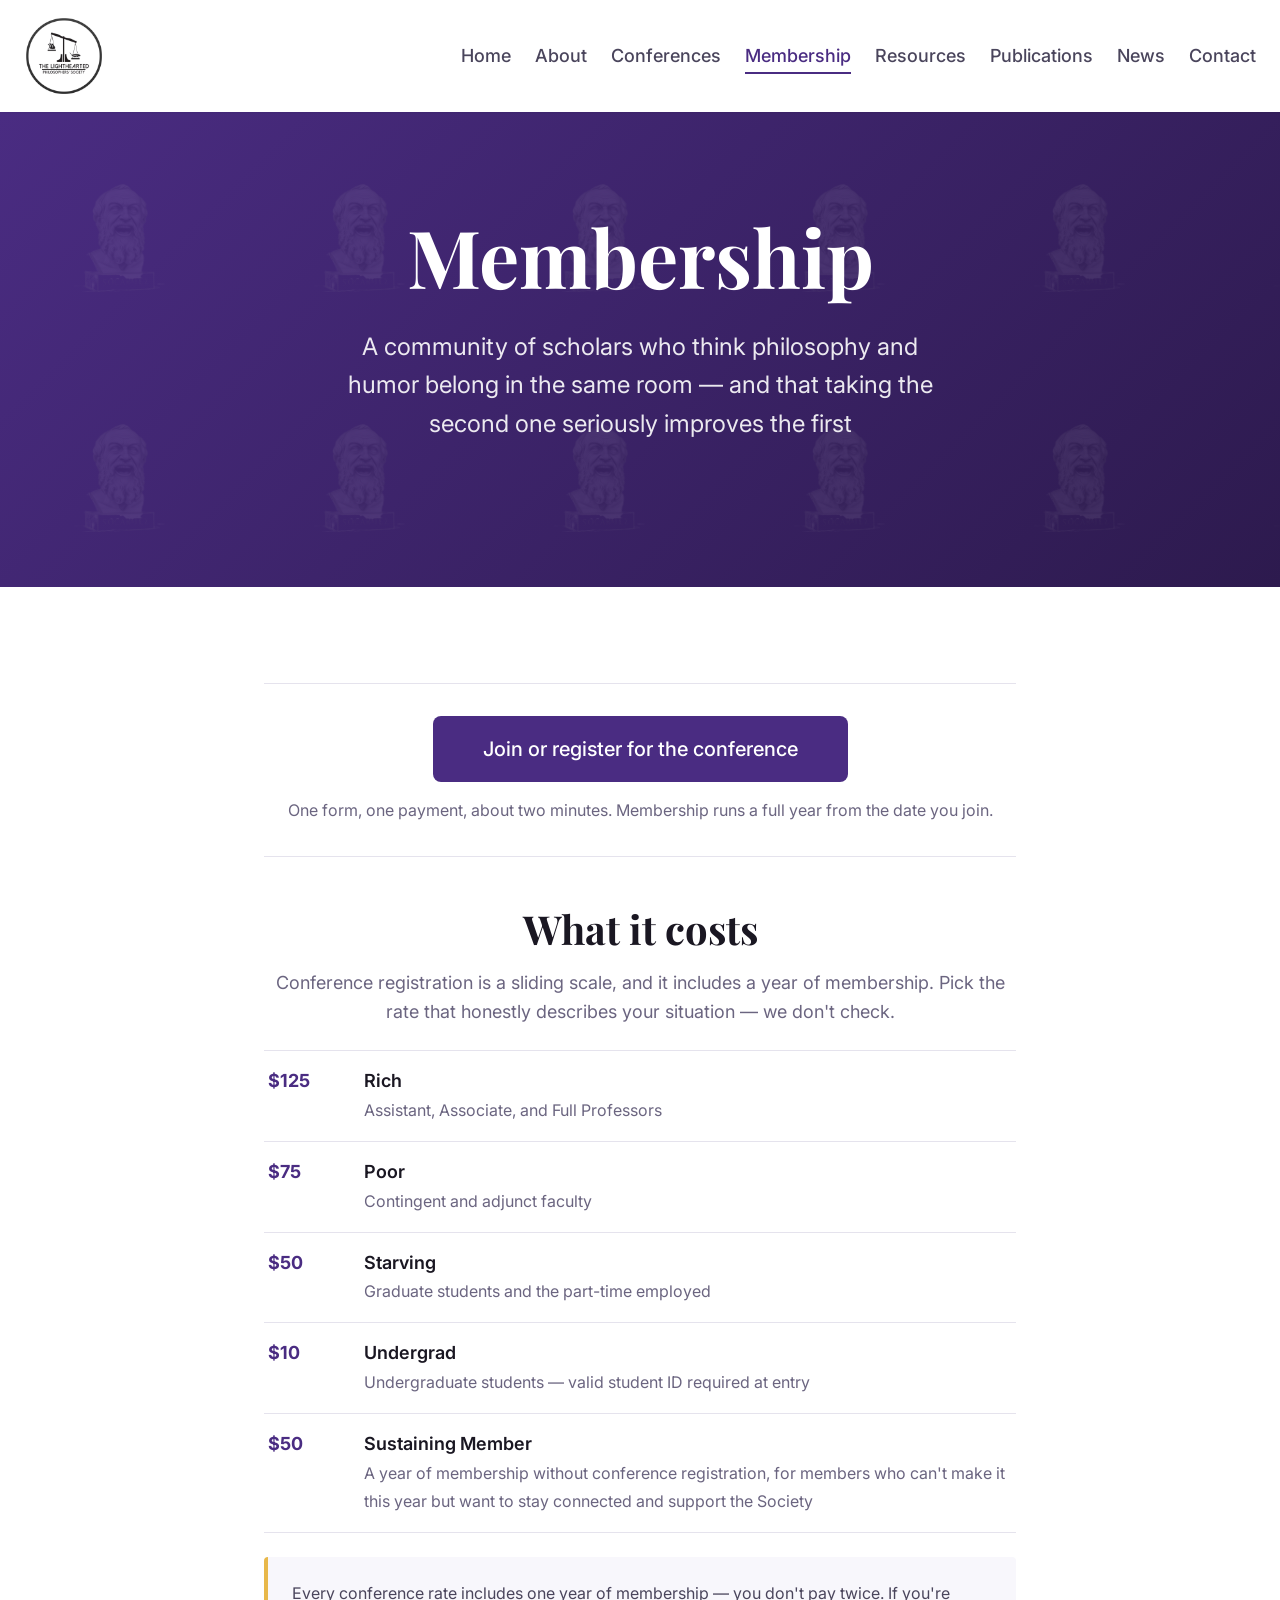
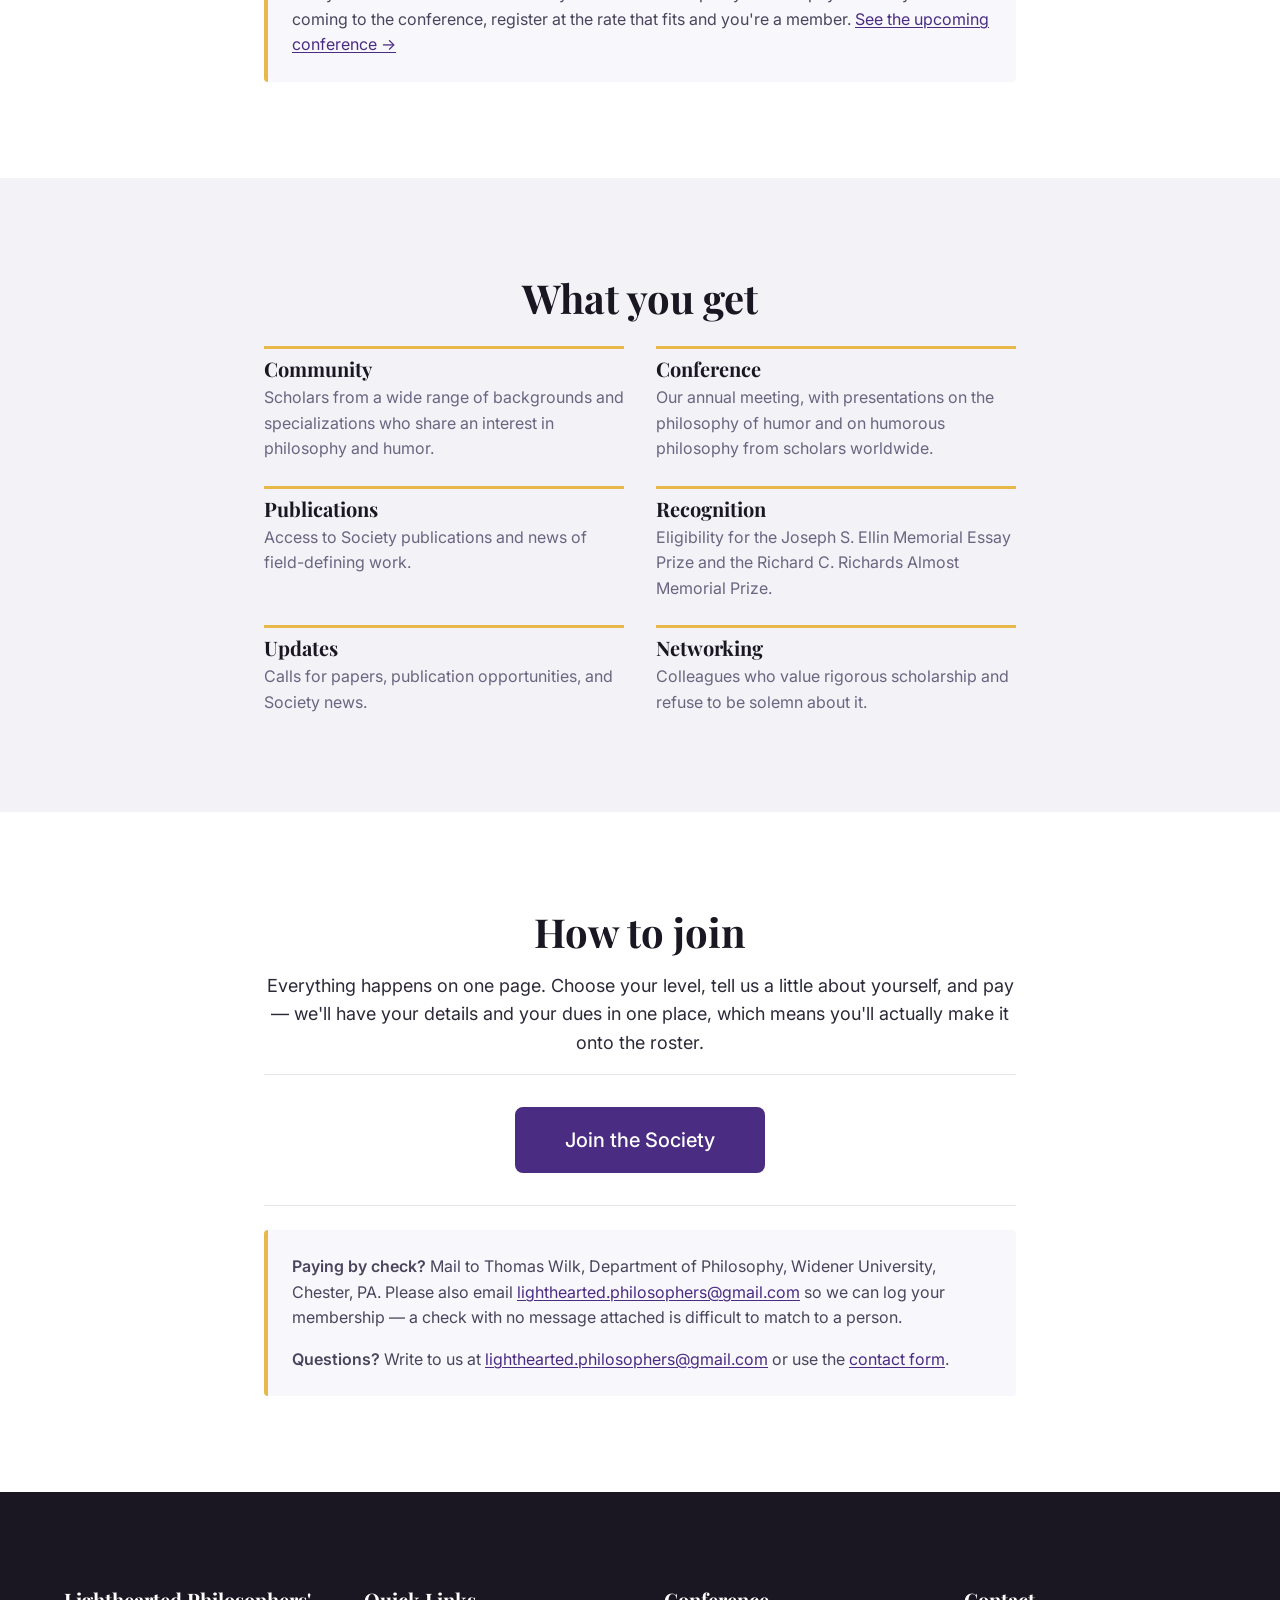
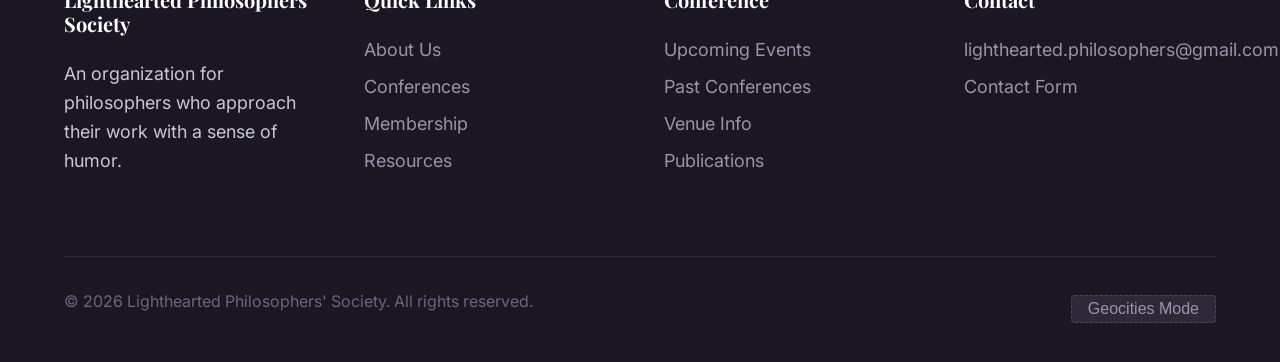
<file: membership.html>
<!DOCTYPE html>
<html lang="en">
<head>
  <meta charset="UTF-8">
  <meta name="viewport" content="width=device-width, initial-scale=1.0">
  <meta name="description" content="Join the Lighthearted Philosophers' Society. Membership levels, benefits, and how to join.">
  <title>Membership | Lighthearted Philosophers' Society</title>

  <!--
    ============================================================
    REBUILT membership page — information only, no payment.
    All payment happens on join.html so the membership form and
    the dues payment can't disagree. Do not add PayPal buttons
    back to this page.
    ============================================================
  -->

  <!-- Fonts -->
  <link rel="preconnect" href="https://fonts.googleapis.com">
  <link rel="preconnect" href="https://fonts.gstatic.com" crossorigin>
  <link href="https://fonts.googleapis.com/css2?family=Inter:wght@400;500;600;700&family=Playfair+Display:wght@600;700&display=swap" rel="stylesheet">

  <!-- Styles -->
  <link rel="stylesheet" href="css/style.css">

  <!-- Favicon -->
  <link rel="icon" type="image/png" href="LPS_Logo.png">

  <!-- Page styles: tier list, benefits grid, and asides only.
       Base type, colors, buttons, and links come from css/style.css.
       These tokens are shared with join.html — keep the two in sync. -->
  <style>
    .lps-membership .cta-block {
      border-top: 1px solid var(--color-gray-200);
      border-bottom: 1px solid var(--color-gray-200);
      padding: var(--space-xl) 0;
      margin-bottom: var(--space-md);
      text-align: center;
    }
    .lps-membership .cta-note {
      font-size: var(--text-sm);
      color: var(--color-gray-500);
      margin: var(--space-md) 0 0;
    }

    /* Tier list */
    .lps-membership .tiers {
      margin-top: var(--space-lg);
      border-top: 1px solid var(--color-gray-200);
    }
    .lps-membership .tier {
      display: flex;
      gap: var(--space-lg);
      align-items: baseline;
      padding: var(--space-md) var(--space-xs);
      border-bottom: 1px solid var(--color-gray-200);
    }
    .lps-membership .tier .price {
      flex: 0 0 4.5rem;
      font-weight: 700;
      color: var(--color-primary);
    }
    .lps-membership .tier .name {
      font-weight: 600;
      color: var(--color-gray-800);
      display: block;
    }
    .lps-membership .tier .who {
      color: var(--color-gray-500);
      font-size: var(--text-sm);
    }

    /* Benefits grid */
    .lps-membership .benefits {
      list-style: none;
      padding: 0;
      margin-top: var(--space-lg);
      display: grid;
      gap: var(--space-lg) var(--space-xl);
      grid-template-columns: repeat(auto-fit, minmax(15rem, 1fr));
    }
    .lps-membership .benefits li {
      border-top: 3px solid var(--color-secondary);
      padding-top: var(--space-sm);
    }
    .lps-membership .benefits h3 {
      font-size: var(--text-lg);
      margin-bottom: var(--space-xs);
    }
    .lps-membership .benefits p {
      font-size: var(--text-sm);
      color: var(--color-gray-500);
      margin: 0;
    }

    .lps-membership .aside {
      background: var(--color-off-white);
      border-left: 4px solid var(--color-secondary);
      border-radius: var(--radius-sm);
      padding: var(--space-lg);
      margin-top: var(--space-lg);
      font-size: var(--text-sm);
      color: var(--color-gray-600);
    }
    .lps-membership .aside p:last-child { margin-bottom: 0; }

    /* Geocities Mode participation — keep these components legible when
       js/main.js toggles .geocities-mode on <body>. */
    .geocities-mode .lps-membership .tier .name,
    .geocities-mode .lps-membership .tier .who { color: #fff !important; }
    .geocities-mode .lps-membership .tier .price { color: #ffff00 !important; }
    .geocities-mode .lps-membership .benefits li { border-top-color: #ffff00 !important; }
    .geocities-mode .lps-membership .aside {
      background: #c0c0c0 !important;
      border: 3px outset #fff !important;
      border-radius: 0 !important;
    }
    .geocities-mode .lps-membership .aside,
    .geocities-mode .lps-membership .aside p,
    .geocities-mode .lps-membership .aside strong { color: #000 !important; text-shadow: none !important; }
    .geocities-mode .lps-membership .aside a { color: #0000ff !important; }
  </style>
</head>
<body>
  <!-- Skip Link for Accessibility -->
  <a href="#main-content" class="skip-link">Skip to main content</a>

  <!-- Header -->
  <header class="header" role="banner">
    <div class="header__inner">
      <a href="index.html" class="logo" aria-label="Lighthearted Philosophers' Society Home">
        <img src="LPS_Logo.png" alt="The Lighthearted Philosophers' Society" class="logo__icon">
      </a>

      <nav class="nav" role="navigation" aria-label="Main navigation">
        <button class="nav-toggle" aria-expanded="false" aria-controls="nav-list" aria-label="Toggle navigation menu">
          <span class="nav-toggle__bar"></span>
          <span class="nav-toggle__bar"></span>
          <span class="nav-toggle__bar"></span>
        </button>

        <ul class="nav__list" id="nav-list">
          <li><a href="index.html" class="nav__link">Home</a></li>
          <li><a href="about.html" class="nav__link">About</a></li>
          <li class="nav__item--dropdown">
            <a href="upcoming-conferences.html" class="nav__link">Conferences</a>
            <ul class="nav__dropdown">
              <li><a href="upcoming-conferences.html" class="nav__dropdown-link">Upcoming Conferences</a></li>
              <li><a href="past-conferences.html" class="nav__dropdown-link">Past Conferences</a></li>
              <li><a href="venue.html" class="nav__dropdown-link">Venue Information</a></li>
            </ul>
          </li>
          <li><a href="membership.html" class="nav__link nav__link--active">Membership</a></li>
          <li><a href="resources.html" class="nav__link">Resources</a></li>
          <li><a href="publications.html" class="nav__link">Publications</a></li>
          <li><a href="news.html" class="nav__link">News</a></li>
          <li><a href="contact.html" class="nav__link">Contact</a></li>
        </ul>
      </nav>
    </div>
  </header>

  <!-- Main Content -->
  <main id="main-content">
    <!-- Page Hero -->
    <section class="hero" style="min-height: 40vh;">
      <div class="hero__bg" aria-hidden="true"></div>
      <div class="hero__content">
        <h1 class="hero__title">Membership</h1>
        <p class="hero__subtitle">
          A community of scholars who think philosophy and humor belong in the same room —
          and that taking the second one seriously improves the first
        </p>
      </div>
    </section>

    <!-- What it costs -->
    <section class="section">
      <div class="container container--narrow lps-membership">

        <div class="cta-block">
          <a class="btn btn--primary btn--lg" href="join.html">Join or register for the conference</a>
          <p class="cta-note">One form, one payment, about two minutes. Membership runs a full year
            from the date you join.</p>
        </div>

        <h2 class="text-center" style="margin-top: var(--space-2xl);">What it costs</h2>
        <p class="text-muted text-center">Conference registration is a sliding scale, and it includes a year of
          membership. Pick the rate that honestly describes your situation — we don't check.</p>

        <div class="tiers">
          <div class="tier">
            <span class="price">$125</span>
            <span><span class="name">Rich</span>
              <span class="who">Assistant, Associate, and Full Professors</span></span>
          </div>
          <div class="tier">
            <span class="price">$75</span>
            <span><span class="name">Poor</span>
              <span class="who">Contingent and adjunct faculty</span></span>
          </div>
          <div class="tier">
            <span class="price">$50</span>
            <span><span class="name">Starving</span>
              <span class="who">Graduate students and the part-time employed</span></span>
          </div>
          <div class="tier">
            <span class="price">$10</span>
            <span><span class="name">Undergrad</span>
              <span class="who">Undergraduate students — valid student ID required at entry</span></span>
          </div>
          <div class="tier">
            <span class="price">$50</span>
            <span><span class="name">Sustaining Member</span>
              <span class="who">A year of membership without conference registration, for members
                who can't make it this year but want to stay connected and support the Society</span></span>
          </div>
        </div>

        <div class="aside">
          <p>Every conference rate includes one year of membership — you don't pay twice. If you're
            coming to the conference, register at the rate that fits and you're a member.
            <a href="upcoming-conferences.html">See the upcoming conference →</a></p>
        </div>

      </div>
    </section>

    <!-- What you get -->
    <section class="section section--gray">
      <div class="container container--narrow lps-membership">
        <h2 class="text-center">What you get</h2>
        <ul class="benefits">
          <li><h3>Community</h3>
            <p>Scholars from a wide range of backgrounds and specializations who share an
              interest in philosophy and humor.</p></li>
          <li><h3>Conference</h3>
            <p>Our annual meeting, with presentations on the philosophy of humor and on
              humorous philosophy from scholars worldwide.</p></li>
          <li><h3>Publications</h3>
            <p>Access to Society publications and news of field-defining work.</p></li>
          <li><h3>Recognition</h3>
            <p>Eligibility for the Joseph S. Ellin Memorial Essay Prize and the
              Richard C. Richards Almost Memorial Prize.</p></li>
          <li><h3>Updates</h3>
            <p>Calls for papers, publication opportunities, and Society news.</p></li>
          <li><h3>Networking</h3>
            <p>Colleagues who value rigorous scholarship and refuse to be solemn about it.</p></li>
        </ul>
      </div>
    </section>

    <!-- How to join -->
    <section class="section">
      <div class="container container--narrow lps-membership">
        <h2 class="text-center">How to join</h2>
        <p class="text-center">Everything happens on one page. Choose your level, tell us a little about
          yourself, and pay — we'll have your details and your dues in one place, which
          means you'll actually make it onto the roster.</p>

        <div class="cta-block">
          <a class="btn btn--primary btn--lg" href="join.html">Join the Society</a>
        </div>

        <div class="aside">
          <p><strong>Paying by check?</strong> Mail to Thomas Wilk, Department of Philosophy,
            Widener University, Chester, PA. Please also email
            <a href="mailto:lighthearted.philosophers@gmail.com">lighthearted.philosophers@gmail.com</a>
            so we can log your membership — a check with no message attached is difficult to
            match to a person.</p>
          <p><strong>Questions?</strong> Write to us at
            <a href="mailto:lighthearted.philosophers@gmail.com">lighthearted.philosophers@gmail.com</a>
            or use the <a href="contact.html">contact form</a>.</p>
        </div>
      </div>
    </section>
  </main>

  <!-- Footer -->
  <footer class="footer" role="contentinfo">
    <div class="container">
      <div class="footer__grid">
        <div>
          <h3 class="footer__title">Lighthearted Philosophers' Society</h3>
          <p>An organization for philosophers who approach their work with a sense of humor.</p>
        </div>

        <div>
          <h3 class="footer__title">Quick Links</h3>
          <ul class="footer__list">
            <li><a href="about.html" class="footer__link">About Us</a></li>
            <li><a href="upcoming-conferences.html" class="footer__link">Conferences</a></li>
            <li><a href="membership.html" class="footer__link">Membership</a></li>
            <li><a href="resources.html" class="footer__link">Resources</a></li>
          </ul>
        </div>

        <div>
          <h3 class="footer__title">Conference</h3>
          <ul class="footer__list">
            <li><a href="upcoming-conferences.html" class="footer__link">Upcoming Events</a></li>
            <li><a href="past-conferences.html" class="footer__link">Past Conferences</a></li>
            <li><a href="venue.html" class="footer__link">Venue Info</a></li>
            <li><a href="publications.html" class="footer__link">Publications</a></li>
          </ul>
        </div>

        <div>
          <h3 class="footer__title">Contact</h3>
          <ul class="footer__list">
            <li><a href="mailto:lighthearted.philosophers@gmail.com" class="footer__link">lighthearted.philosophers@gmail.com</a></li>
            <li><a href="contact.html" class="footer__link">Contact Form</a></li>
          </ul>
        </div>
      </div>

      <div class="footer__bottom">
        <p class="footer__copyright">
          &copy; <span id="year"></span> Lighthearted Philosophers' Society. All rights reserved.
        </p>
        <button class="geocities-btn" aria-label="Activate Geocities Mode">
          <span>Geocities Mode</span>
        </button>
      </div>
    </div>
  </footer>

  <!-- JavaScript -->
  <script src="js/main.js"></script>
</body>
</html>
</file>
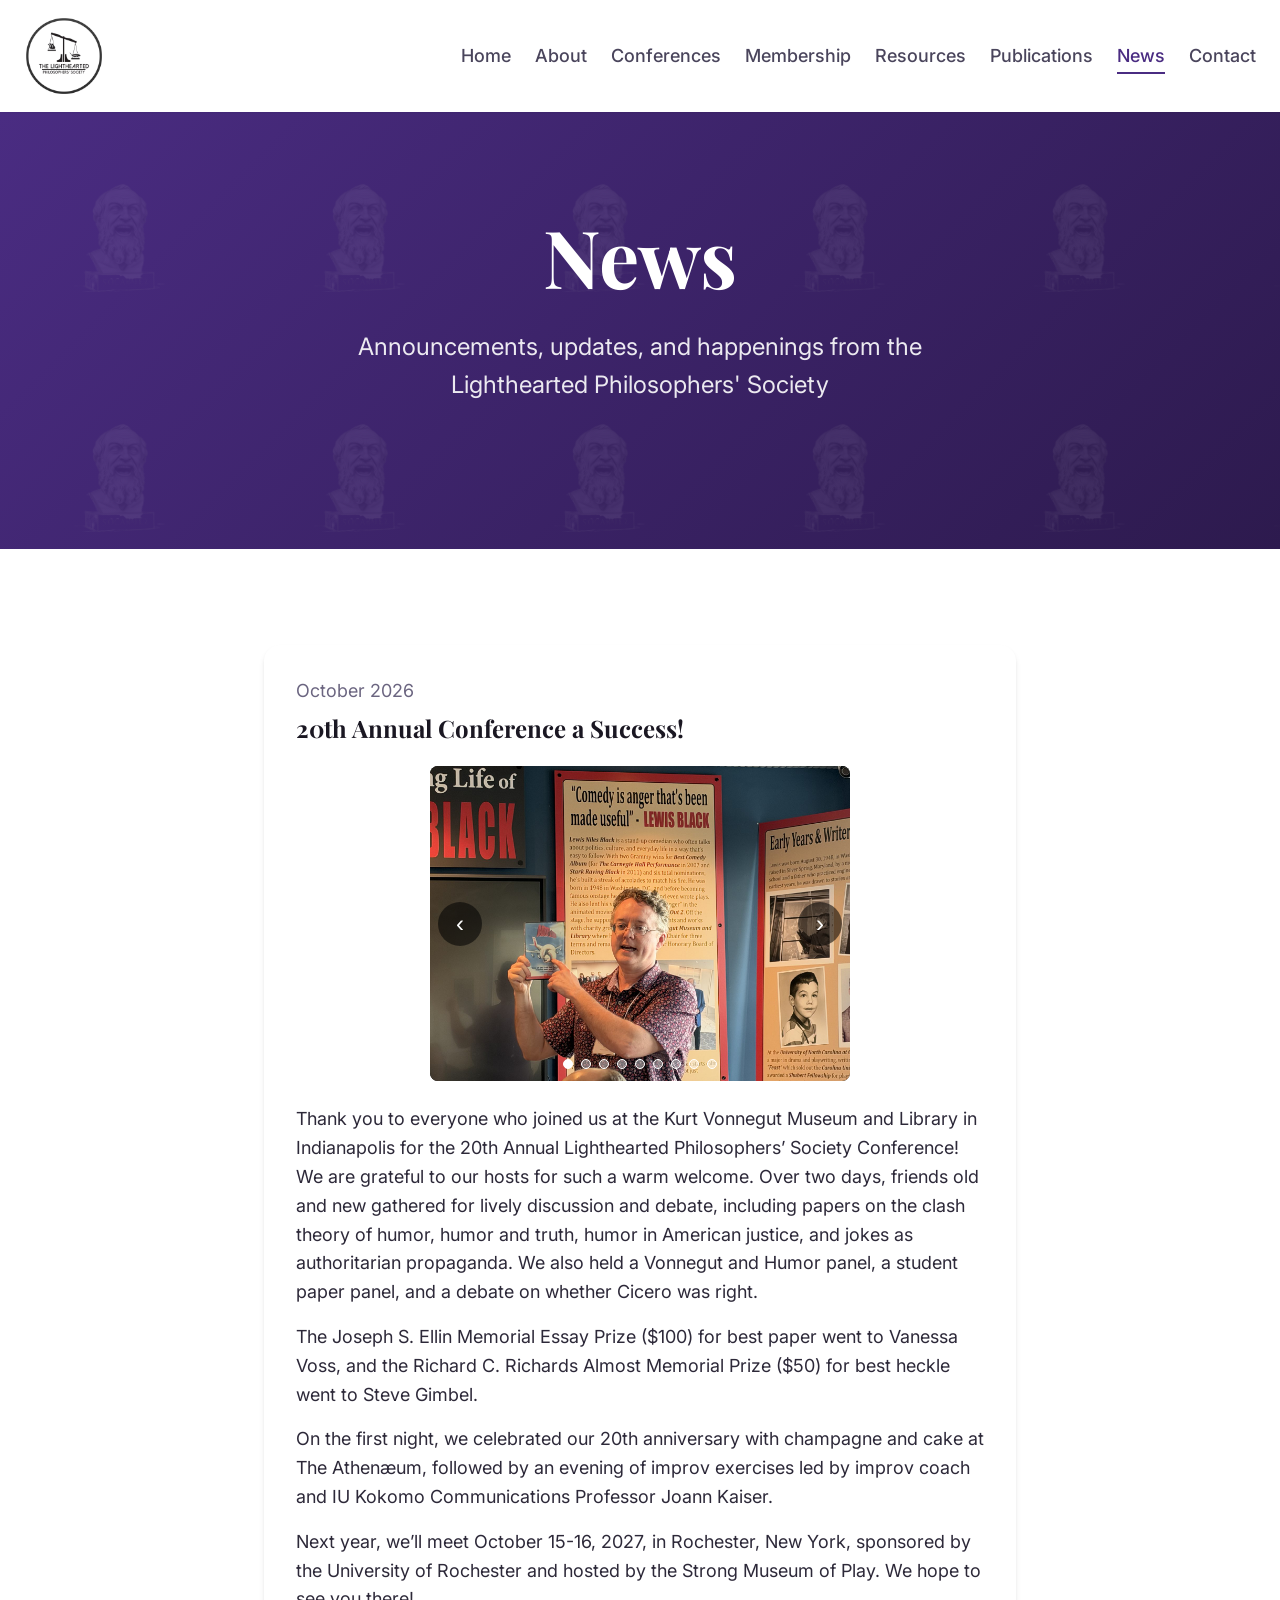
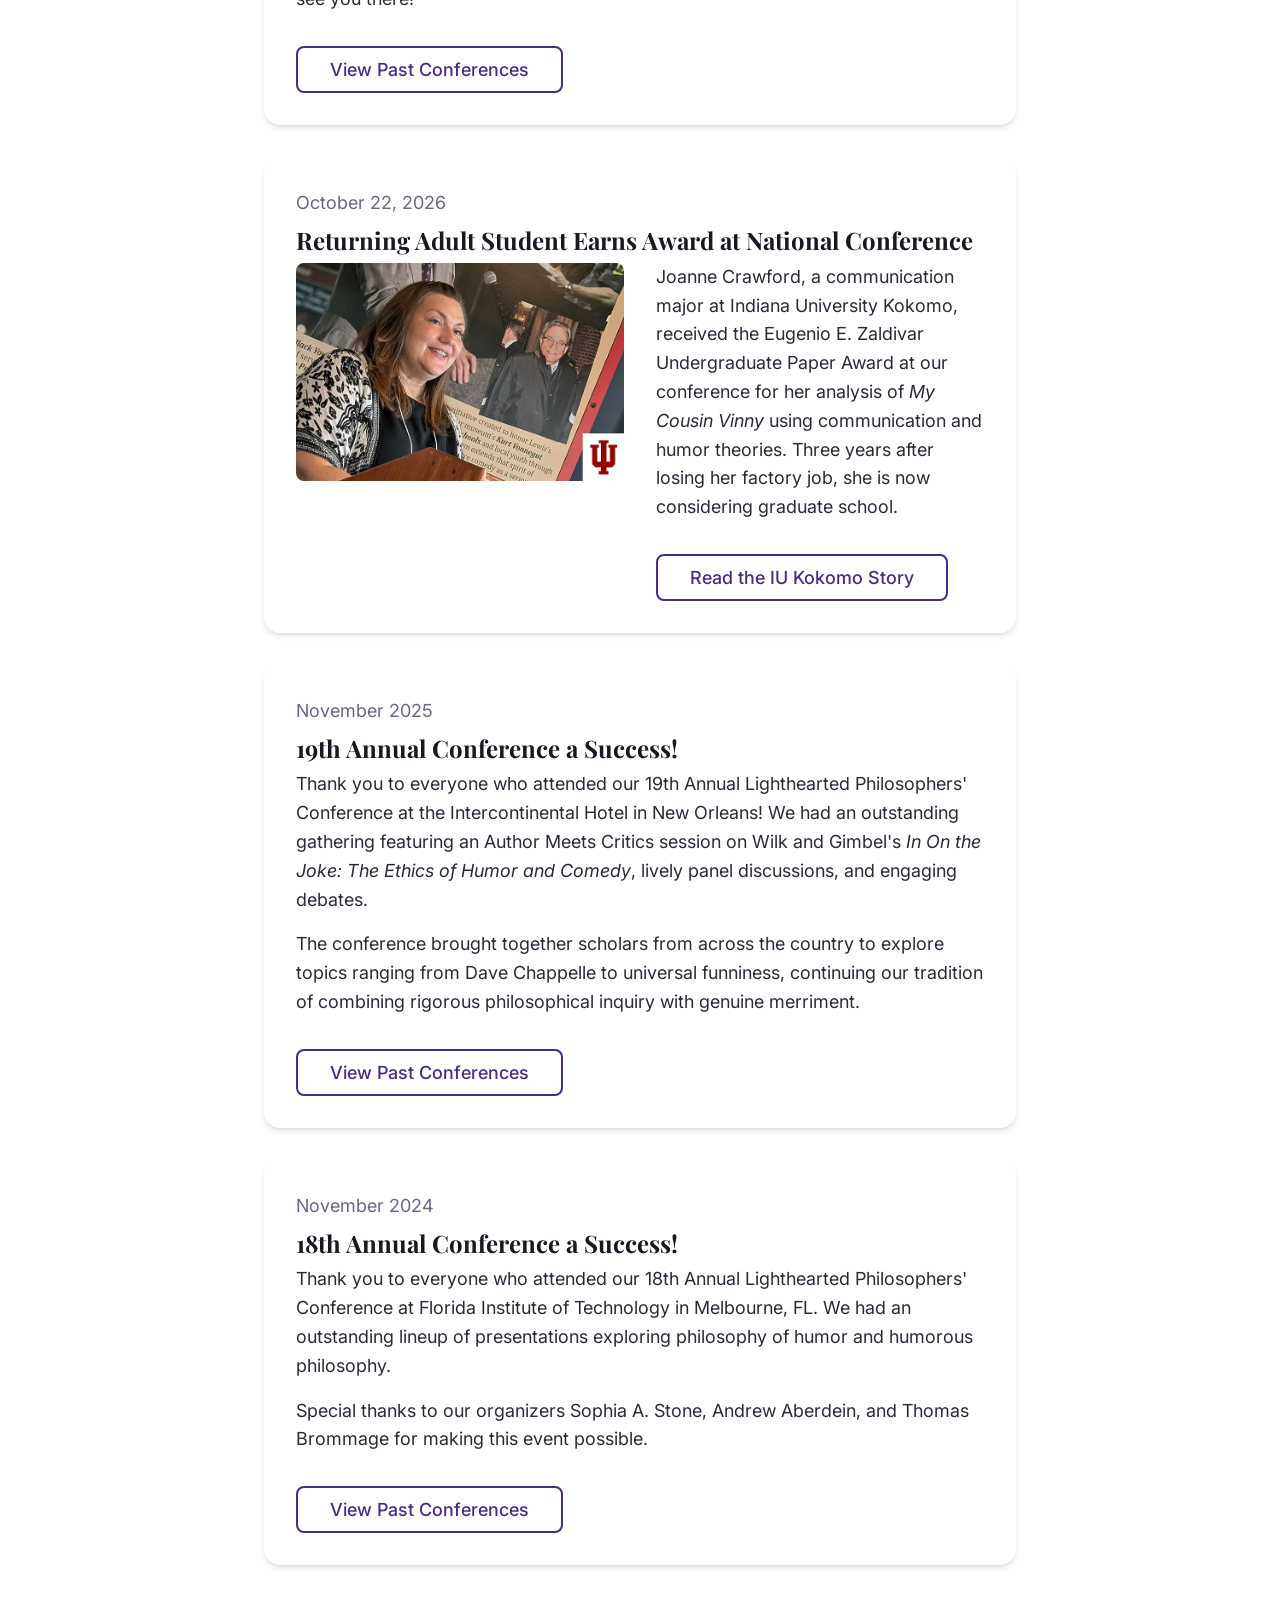
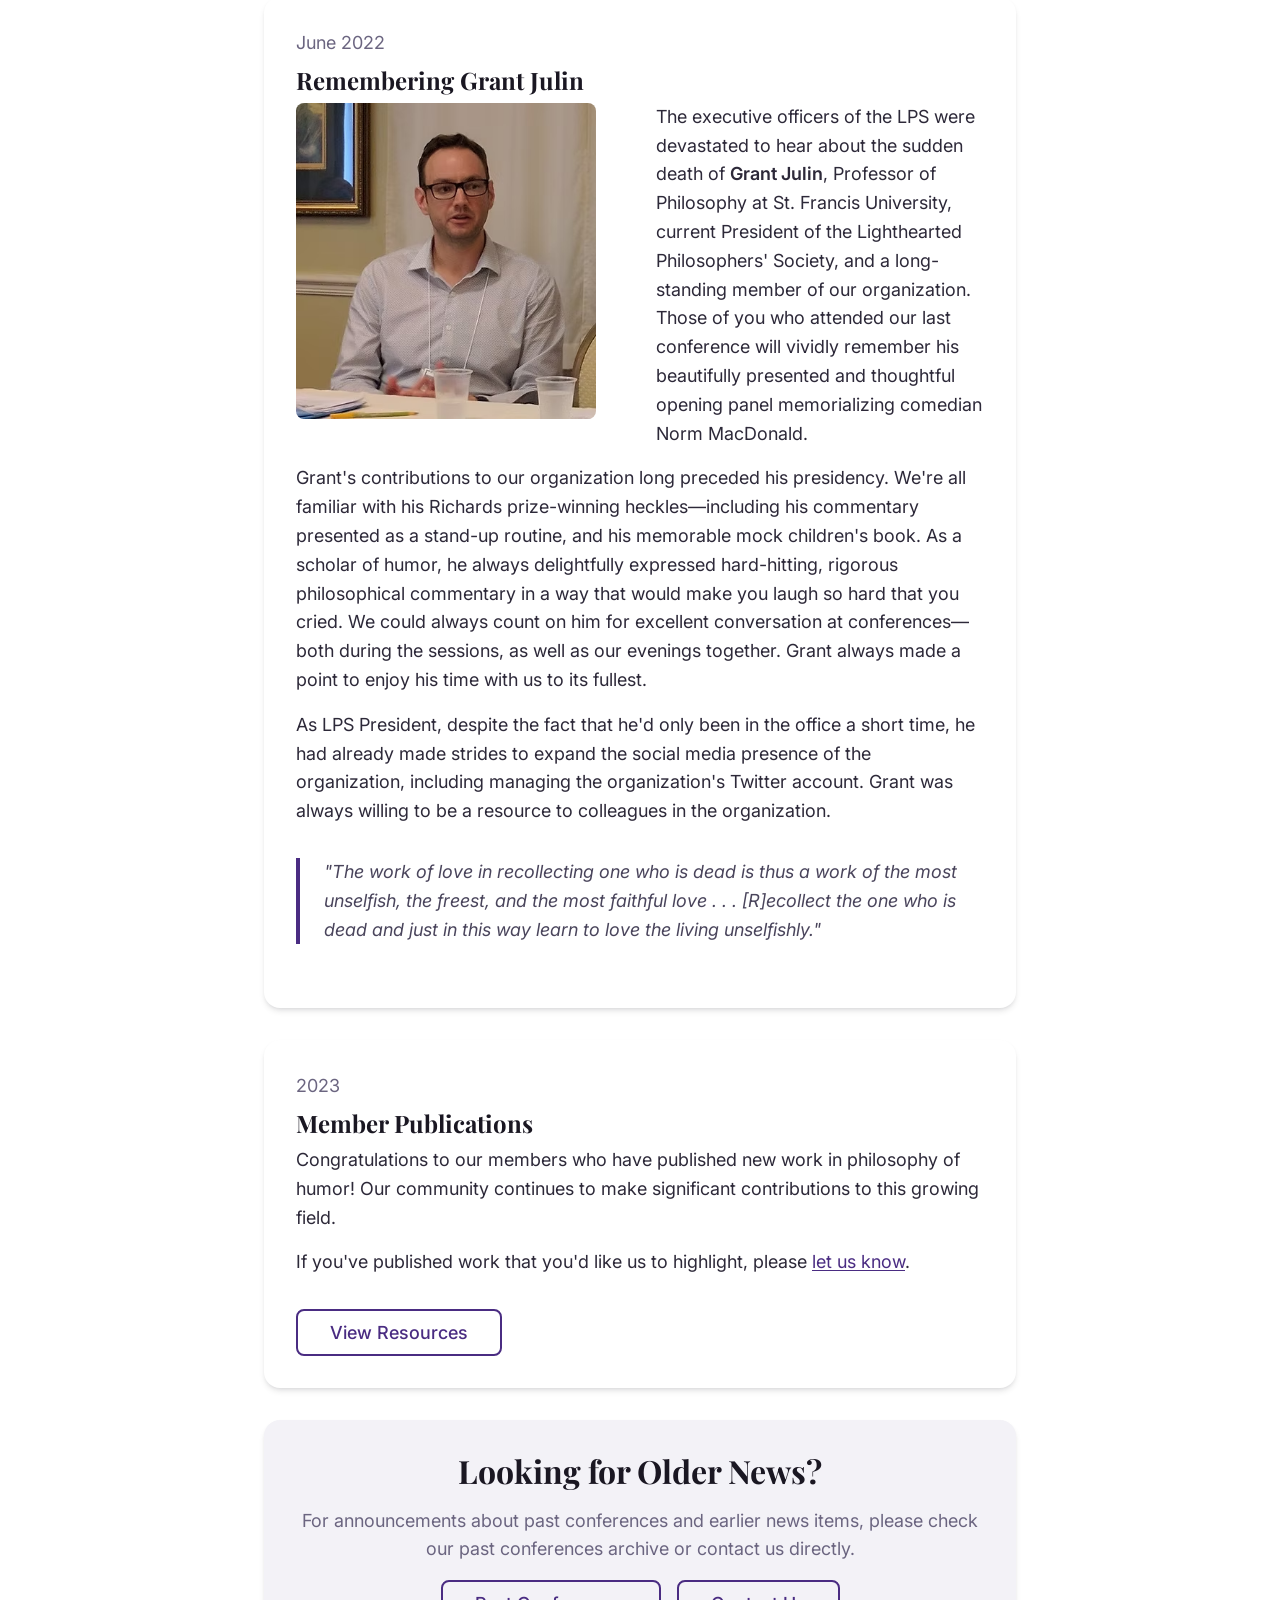
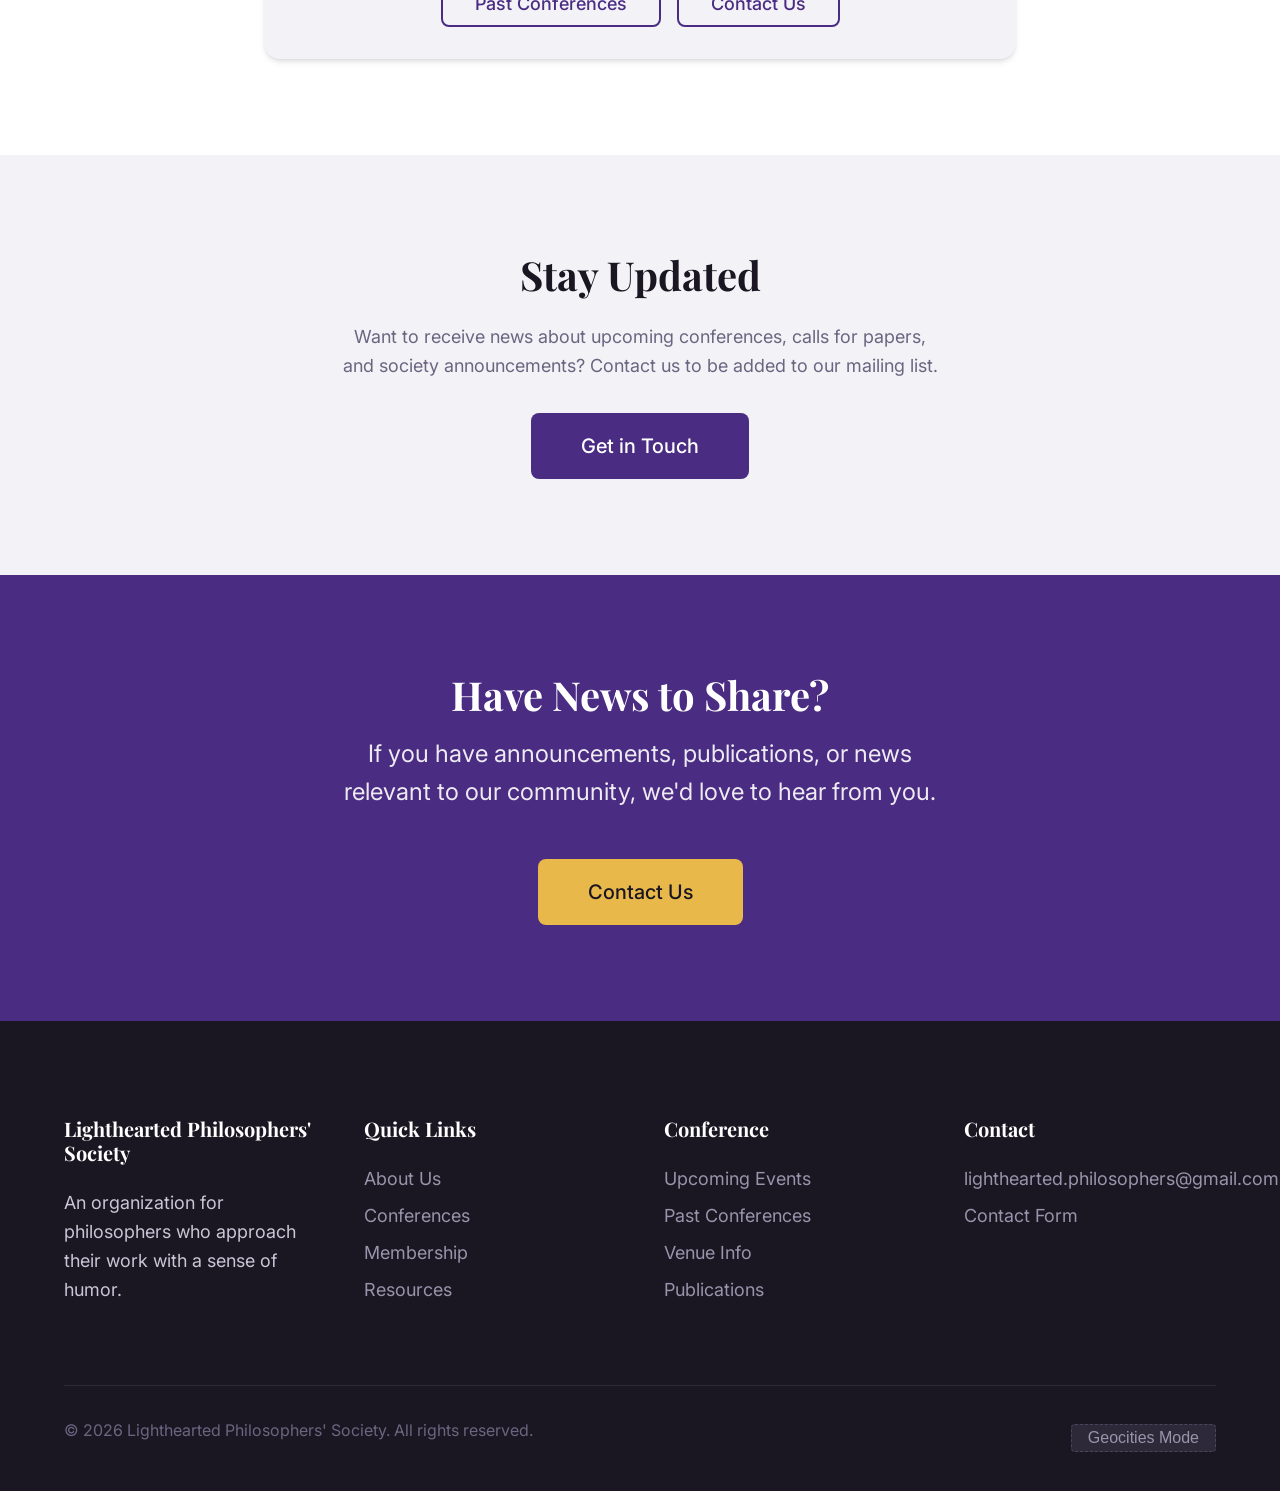
<file: news.html>
<!DOCTYPE html>
<html lang="en">
<head>
  <meta charset="UTF-8">
  <meta name="viewport" content="width=device-width, initial-scale=1.0">
  <meta name="description" content="News and announcements from the Lighthearted Philosophers' Society.">
  <title>News | Lighthearted Philosophers' Society</title>

  <!-- Fonts -->
  <link rel="preconnect" href="https://fonts.googleapis.com">
  <link rel="preconnect" href="https://fonts.gstatic.com" crossorigin>
  <link href="https://fonts.googleapis.com/css2?family=Inter:wght@400;500;600;700&family=Playfair+Display:wght@600;700&display=swap" rel="stylesheet">

  <!-- Styles -->
  <link rel="stylesheet" href="css/style.css?v=20">

  <!-- Favicon -->
  <link rel="icon" type="image/png" href="LPS_Logo.png">
</head>
<body>
  <!-- Skip Link for Accessibility -->
  <a href="#main-content" class="skip-link">Skip to main content</a>

  <!-- Header -->
  <header class="header" role="banner">
    <div class="header__inner">
      <a href="index.html" class="logo" aria-label="Lighthearted Philosophers' Society Home">
        <img src="LPS_Logo.png" alt="The Lighthearted Philosophers' Society" class="logo__icon">
      </a>

      <nav class="nav" role="navigation" aria-label="Main navigation">
        <button class="nav-toggle" aria-expanded="false" aria-controls="nav-list" aria-label="Toggle navigation menu">
          <span class="nav-toggle__bar"></span>
          <span class="nav-toggle__bar"></span>
          <span class="nav-toggle__bar"></span>
        </button>

        <ul class="nav__list" id="nav-list">
          <li><a href="index.html" class="nav__link">Home</a></li>
          <li><a href="about.html" class="nav__link">About</a></li>
          <li class="nav__item--dropdown">
            <a href="upcoming-conferences.html" class="nav__link">Conferences</a>
            <ul class="nav__dropdown">
              <li><a href="upcoming-conferences.html" class="nav__dropdown-link">Upcoming Conferences</a></li>
              <li><a href="past-conferences.html" class="nav__dropdown-link">Past Conferences</a></li>
              <li><a href="venue.html" class="nav__dropdown-link">Venue Information</a></li>
            </ul>
          </li>
          <li><a href="membership.html" class="nav__link">Membership</a></li>
          <li><a href="resources.html" class="nav__link">Resources</a></li>
          <li><a href="publications.html" class="nav__link">Publications</a></li>
          <li><a href="news.html" class="nav__link nav__link--active">News</a></li>
          <li><a href="contact.html" class="nav__link">Contact</a></li>
        </ul>
      </nav>
    </div>
  </header>

  <!-- Main Content -->
  <main id="main-content">
    <!-- Page Hero -->
    <section class="hero" style="min-height: 40vh;">
      <div class="hero__bg" aria-hidden="true"></div>
      <div class="hero__content">
        <h1 class="hero__title">News</h1>
        <p class="hero__subtitle">
          Announcements, updates, and happenings from the Lighthearted Philosophers' Society
        </p>
      </div>
    </section>

    <!-- News Articles -->
    <section class="section">
      <div class="container container--narrow">

        <!-- News Item - 20th Conference Success -->
        <article class="card mb-xl" style="overflow: visible;">
          <div class="card__content">
            <p class="text-muted mb-sm">
              <time datetime="2026-10">October 2026</time>
            </p>
            <h2 class="card__title">20th Annual Conference a Success!</h2>

            <div class="carousel" role="region" aria-roledescription="carousel" aria-label="Photos from the 20th Annual Conference" tabindex="0">
              <div class="carousel__track">
              <figure class="carousel__slide">
                <img src="images/conf20/img_0792.jpg" alt="A presenter holds up a book while speaking at the Kurt Vonnegut Museum and Library" loading="lazy">
              </figure>
              <figure class="carousel__slide">
                <img src="images/conf20/img_0813.jpg" alt="A presenter at the lectern with a slide titled "Humorous Reengagement"" loading="lazy">
              </figure>
              <figure class="carousel__slide">
                <img src="images/conf20/img_0823.jpg" alt="A presenter speaking at the lectern in front of Lewis Black exhibit panels" loading="lazy">
              </figure>
              <figure class="carousel__slide">
                <img src="images/conf20/img_0831.jpg" alt="Two cakes, one iced "Lighthearted" and the other "Philosophy"" loading="lazy">
              </figure>
              <figure class="carousel__slide">
                <img src="images/conf20/img_0832.jpg" alt="A display board of past LPS presidents" loading="lazy">
              </figure>
              <figure class="carousel__slide">
                <img src="images/conf20/img_0852.jpg" alt="Two participants performing an improv exercise at The Athenæum" loading="lazy">
              </figure>
              <figure class="carousel__slide">
                <img src="images/conf20/img_0891.jpg" alt="A presenter at the lectern with a slide on Duterte and Strongman "Humor"" loading="lazy">
              </figure>
              <figure class="carousel__slide">
                <img src="images/conf20/img_0899.jpg" alt="Two attendees listening to a session" loading="lazy">
              </figure>
              <figure class="carousel__slide">
                <img src="images/conf20/img_0905.jpg" alt="Two attendees in matching black t-shirts reading "Gimbel 8" and "Marinoff (pushing) 75"" loading="lazy">
              </figure>
              </div>
              <button type="button" class="carousel__btn carousel__btn--prev" aria-label="Previous photo">&#8249;</button>
              <button type="button" class="carousel__btn carousel__btn--next" aria-label="Next photo">&#8250;</button>
              <div class="carousel__dots"></div>
            </div>

            <p>
              Thank you to everyone who joined us at the Kurt Vonnegut Museum and Library in
              Indianapolis for the 20th Annual Lighthearted Philosophers&rsquo; Society Conference!
              We are grateful to our hosts for such a warm welcome. Over two days, friends old and
              new gathered for lively discussion and debate, including papers on the clash theory
              of humor, humor and truth, humor in American justice, and jokes as authoritarian
              propaganda. We also held a Vonnegut and Humor panel, a student paper panel, and a
              debate on whether Cicero was right.
            </p>
            <p>
              The Joseph S. Ellin Memorial Essay Prize ($100) for best paper went to Vanessa Voss,
              and the Richard C. Richards Almost Memorial Prize ($50) for best heckle went to
              Steve Gimbel.
            </p>
            <p>
              On the first night, we celebrated our 20th anniversary with champagne and cake at
              The Athen&aelig;um, followed by an evening of improv exercises led by improv coach and
              IU Kokomo Communications Professor Joann Kaiser.
            </p>
            <p>
              Next year, we&rsquo;ll meet October 15-16, 2027, in Rochester, New York, sponsored by
              the University of Rochester and hosted by the Strong Museum of Play. We hope to see
              you there!
            </p>
            <a href="past-conferences.html" class="btn btn--outline mt-md">View Past Conferences</a>
          </div>
        </article>

        <!-- News Item - IU Kokomo Student Award -->
        <article class="card mb-xl" style="overflow: visible;">
          <div class="card__content">
            <p class="text-muted mb-sm">
              <time datetime="2026-10-22">October 22, 2026</time>
            </p>
            <h2 class="card__title">Returning Adult Student Earns Award at National Conference</h2>
            <div class="grid grid--2" style="gap: var(--space-xl); align-items: start;">
              <div>
                <img src="images/news/crawford.webp" alt="Joanne Crawford standing at a podium" style="width: 100%; border-radius: var(--radius-md);" loading="lazy">
              </div>
              <div>
                <p>
                  Joanne Crawford, a communication major at Indiana University Kokomo, received the
                  Eugenio E. Zaldivar Undergraduate Paper Award at our conference for her analysis of
                  <em>My Cousin Vinny</em> using communication and humor theories. Three years after
                  losing her factory job, she is now considering graduate school.
                </p>
                <a href="https://news.iu.edu/kokomo/live/news/54190-returning-adult-student-earns-award-at-national" class="btn btn--outline mt-md" target="_blank" rel="noopener noreferrer">Read the IU Kokomo Story</a>
              </div>
            </div>
          </div>
        </article>

        <!-- News Item 1 - 19th Conference Success -->
        <article class="card mb-xl" style="overflow: visible;">
          <div class="card__content">
            <p class="text-muted mb-sm">
              <time datetime="2025-11">November 2025</time>
            </p>
            <h2 class="card__title">19th Annual Conference a Success!</h2>
            <p>
              Thank you to everyone who attended our 19th Annual Lighthearted Philosophers'
              Conference at the Intercontinental Hotel in New Orleans! We had an outstanding
              gathering featuring an Author Meets Critics session on Wilk and Gimbel's
              <em>In On the Joke: The Ethics of Humor and Comedy</em>, lively panel discussions,
              and engaging debates.
            </p>
            <p>
              The conference brought together scholars from across the country to explore
              topics ranging from Dave Chappelle to universal funniness, continuing our
              tradition of combining rigorous philosophical inquiry with genuine merriment.
            </p>
            <a href="past-conferences.html" class="btn btn--outline mt-md">View Past Conferences</a>
          </div>
        </article>

        <!-- News Item 2 - 18th Conference -->
        <article class="card mb-xl" style="overflow: visible;">
          <div class="card__content">
            <p class="text-muted mb-sm">
              <time datetime="2024-11">November 2024</time>
            </p>
            <h2 class="card__title">18th Annual Conference a Success!</h2>
            <p>
              Thank you to everyone who attended our 18th Annual Lighthearted Philosophers'
              Conference at Florida Institute of Technology in Melbourne, FL. We had an
              outstanding lineup of presentations exploring philosophy of humor and
              humorous philosophy.
            </p>
            <p>
              Special thanks to our organizers Sophia A. Stone, Andrew Aberdein, and
              Thomas Brommage for making this event possible.
            </p>
            <a href="past-conferences.html" class="btn btn--outline mt-md">View Past Conferences</a>
          </div>
        </article>

        <!-- Grant Julin Memorial -->
        <article class="card mb-xl" style="overflow: visible;">
          <div class="card__content">
            <p class="text-muted mb-sm">
              <time datetime="2022-06">June 2022</time>
            </p>
            <h2 class="card__title">Remembering Grant Julin</h2>
            <div class="grid grid--2" style="gap: var(--space-xl); align-items: start;">
              <div>
                <img src="images/julin.avif" alt="Grant Julin" style="width: 100%; max-width: 300px; border-radius: var(--radius-md); margin-bottom: var(--space-lg);">
              </div>
              <div>
                <p>
                  The executive officers of the LPS were devastated to hear about the sudden death of
                  <strong>Grant Julin</strong>, Professor of Philosophy at St. Francis University, current President
                  of the Lighthearted Philosophers' Society, and a long-standing member of our organization.
                  Those of you who attended our last conference will vividly remember his beautifully presented
                  and thoughtful opening panel memorializing comedian Norm MacDonald.
                </p>
              </div>
            </div>
            <p>
              Grant's contributions to our organization long preceded his presidency. We're all familiar with
              his Richards prize-winning heckles&mdash;including his commentary presented as a stand-up routine,
              and his memorable mock children's book. As a scholar of humor, he always delightfully expressed
              hard-hitting, rigorous philosophical commentary in a way that would make you laugh so hard that
              you cried. We could always count on him for excellent conversation at conferences&mdash;both during
              the sessions, as well as our evenings together. Grant always made a point to enjoy his time with
              us to its fullest.
            </p>
            <p>
              As LPS President, despite the fact that he'd only been in the office a short time, he had already
              made strides to expand the social media presence of the organization, including managing the
              organization's Twitter account. Grant was always willing to be a resource to colleagues in the
              organization.
            </p>
            <blockquote style="border-left: 4px solid var(--color-primary); padding-left: var(--space-lg); margin: var(--space-xl) 0; font-style: italic; color: var(--color-gray-600);">
              "The work of love in recollecting one who is dead is thus a work of the most unselfish,
              the freest, and the most faithful love . . . [R]ecollect the one who is dead and just in
              this way learn to love the living unselfishly."
            </blockquote>
          </div>
        </article>

        <!-- News Item - Member Publications -->
        <article class="card mb-xl" style="overflow: visible;">
          <div class="card__content">
            <p class="text-muted mb-sm">
              <time datetime="2023">2023</time>
            </p>
            <h2 class="card__title">Member Publications</h2>
            <p>
              Congratulations to our members who have published new work in philosophy
              of humor! Our community continues to make significant contributions to
              this growing field.
            </p>
            <p>
              If you've published work that you'd like us to highlight, please
              <a href="contact.html">let us know</a>.
            </p>
            <a href="resources.html" class="btn btn--outline mt-md">View Resources</a>
          </div>
        </article>

        <!-- Archive Note -->
        <div class="card" style="background: var(--color-gray-100); padding: var(--space-xl); text-align: center;">
          <h3>Looking for Older News?</h3>
          <p class="text-muted mb-md">
            For announcements about past conferences and earlier news items,
            please check our past conferences archive or contact us directly.
          </p>
          <div class="flex justify-center gap-md flex-wrap">
            <a href="past-conferences.html" class="btn btn--outline">Past Conferences</a>
            <a href="contact.html" class="btn btn--outline">Contact Us</a>
          </div>
        </div>

      </div>
    </section>

    <!-- Stay Updated -->
    <section class="section section--gray">
      <div class="container text-center">
        <h2 class="mb-lg">Stay Updated</h2>
        <p class="text-muted mb-xl" style="max-width: 600px; margin-left: auto; margin-right: auto;">
          Want to receive news about upcoming conferences, calls for papers, and society
          announcements? Contact us to be added to our mailing list.
        </p>
        <a href="contact.html" class="btn btn--primary btn--lg">Get in Touch</a>
      </div>
    </section>

    <!-- CTA -->
    <section class="section section--primary">
      <div class="container text-center">
        <h2>Have News to Share?</h2>
        <p class="hero__subtitle">
          If you have announcements, publications, or news relevant to our community,
          we'd love to hear from you.
        </p>
        <a href="contact.html" class="btn btn--secondary btn--lg">Contact Us</a>
      </div>
    </section>
  </main>

  <!-- Footer -->
  <footer class="footer" role="contentinfo">
    <div class="container">
      <div class="footer__grid">
        <div>
          <h3 class="footer__title">Lighthearted Philosophers' Society</h3>
          <p>An organization for philosophers who approach their work with a sense of humor.</p>
        </div>

        <div>
          <h3 class="footer__title">Quick Links</h3>
          <ul class="footer__list">
            <li><a href="about.html" class="footer__link">About Us</a></li>
            <li><a href="upcoming-conferences.html" class="footer__link">Conferences</a></li>
            <li><a href="membership.html" class="footer__link">Membership</a></li>
            <li><a href="resources.html" class="footer__link">Resources</a></li>
          </ul>
        </div>

        <div>
          <h3 class="footer__title">Conference</h3>
          <ul class="footer__list">
            <li><a href="upcoming-conferences.html" class="footer__link">Upcoming Events</a></li>
            <li><a href="past-conferences.html" class="footer__link">Past Conferences</a></li>
            <li><a href="venue.html" class="footer__link">Venue Info</a></li>
            <li><a href="publications.html" class="footer__link">Publications</a></li>
          </ul>
        </div>

        <div>
          <h3 class="footer__title">Contact</h3>
          <ul class="footer__list">
            <li><a href="mailto:lighthearted.philosophers@gmail.com" class="footer__link">lighthearted.philosophers@gmail.com</a></li>
            <li><a href="contact.html" class="footer__link">Contact Form</a></li>
          </ul>
        </div>
      </div>

      <div class="footer__bottom">
        <p class="footer__copyright">
          &copy; <span id="year"></span> Lighthearted Philosophers' Society. All rights reserved.
        </p>
        <button class="geocities-btn" aria-label="Activate Geocities Mode">
          <span>Geocities Mode</span>
        </button>
      </div>
    </div>
  </footer>

  <!-- JavaScript -->
  <script src="js/main.js?v=20"></script>
</body>
</html>
</file>
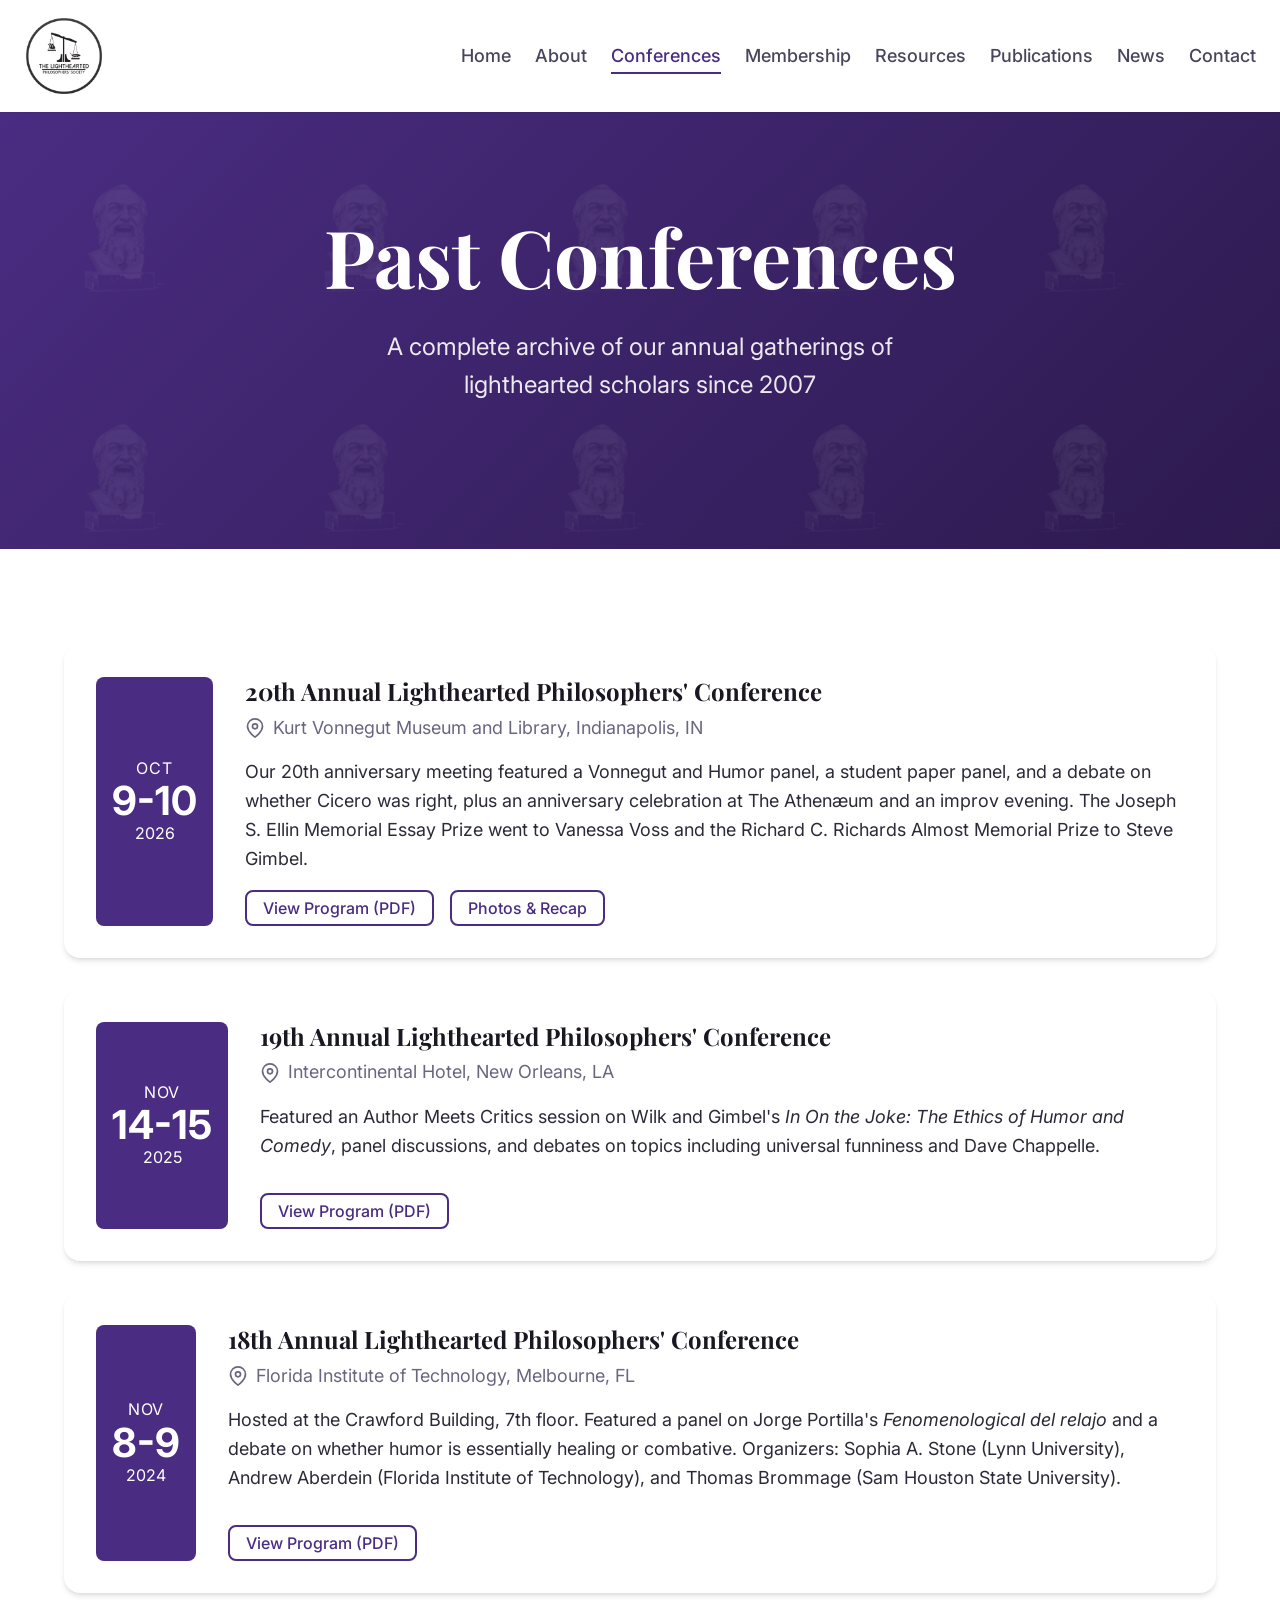
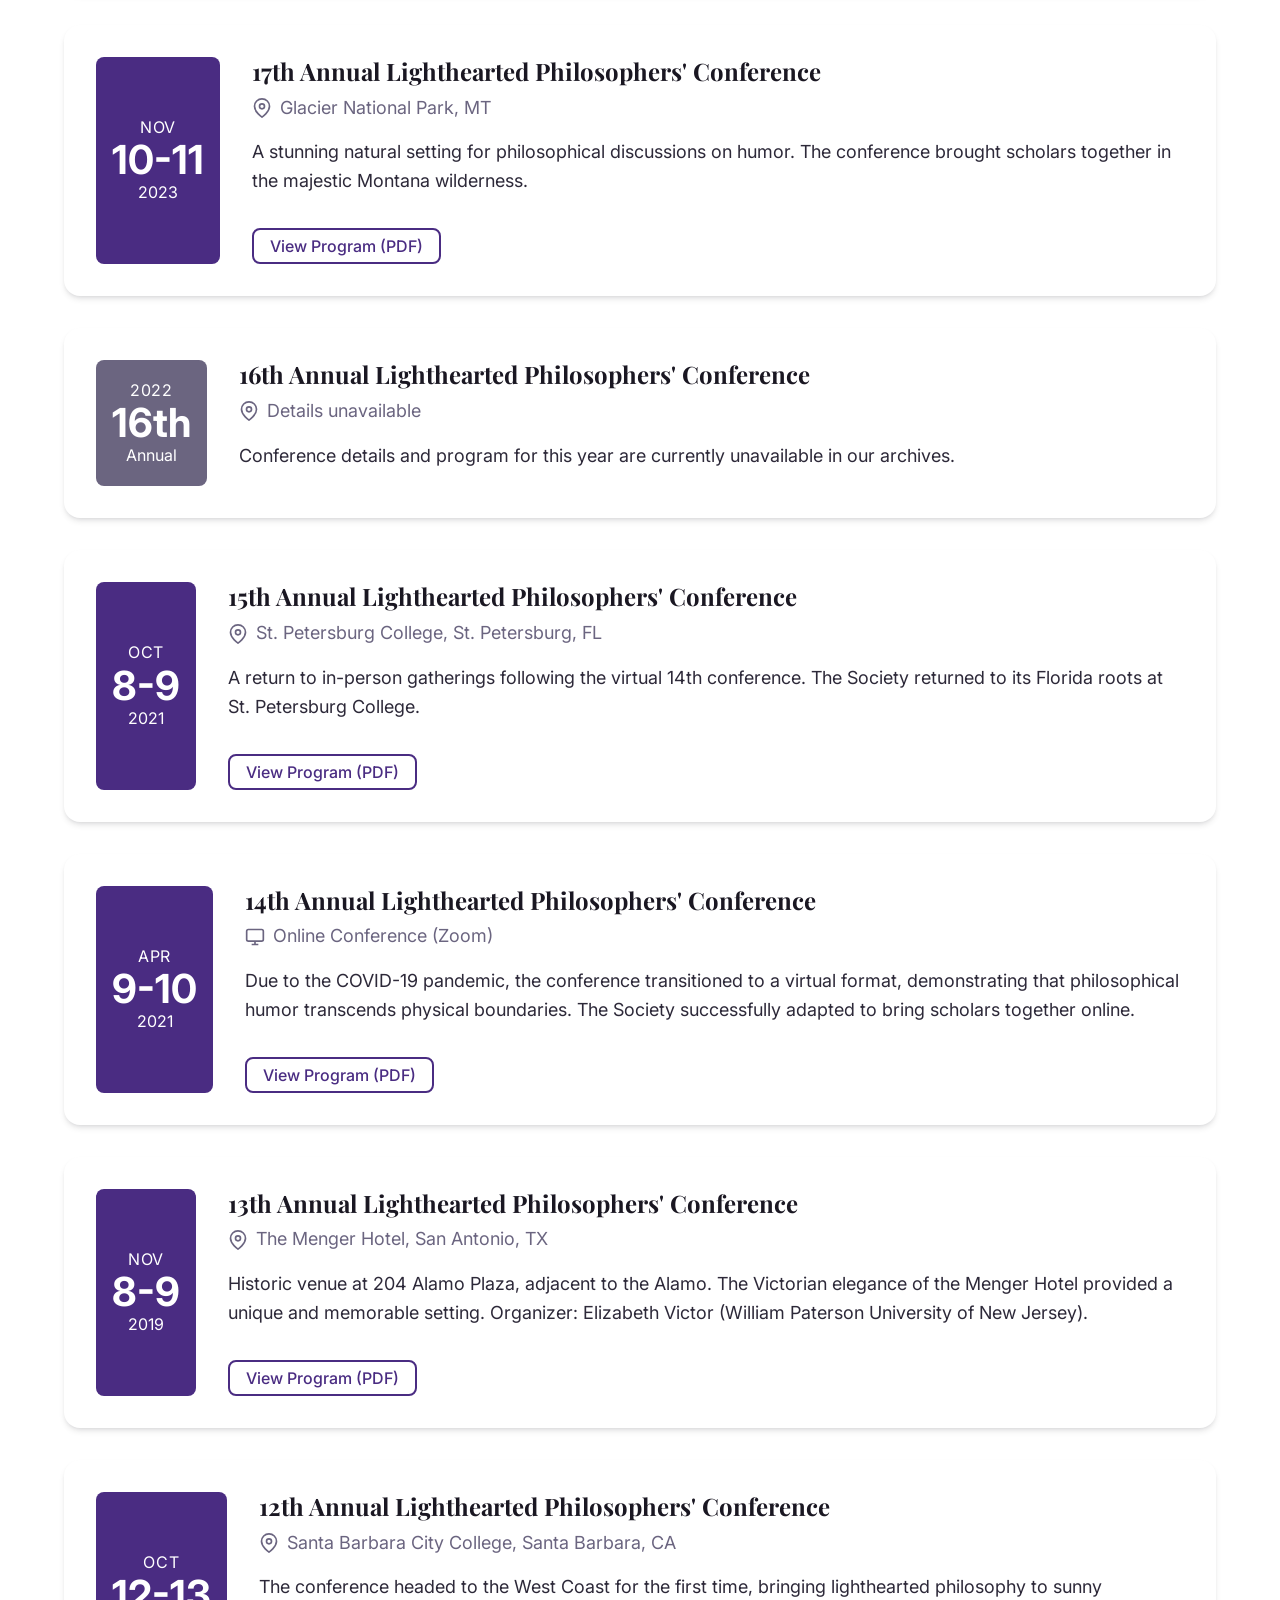
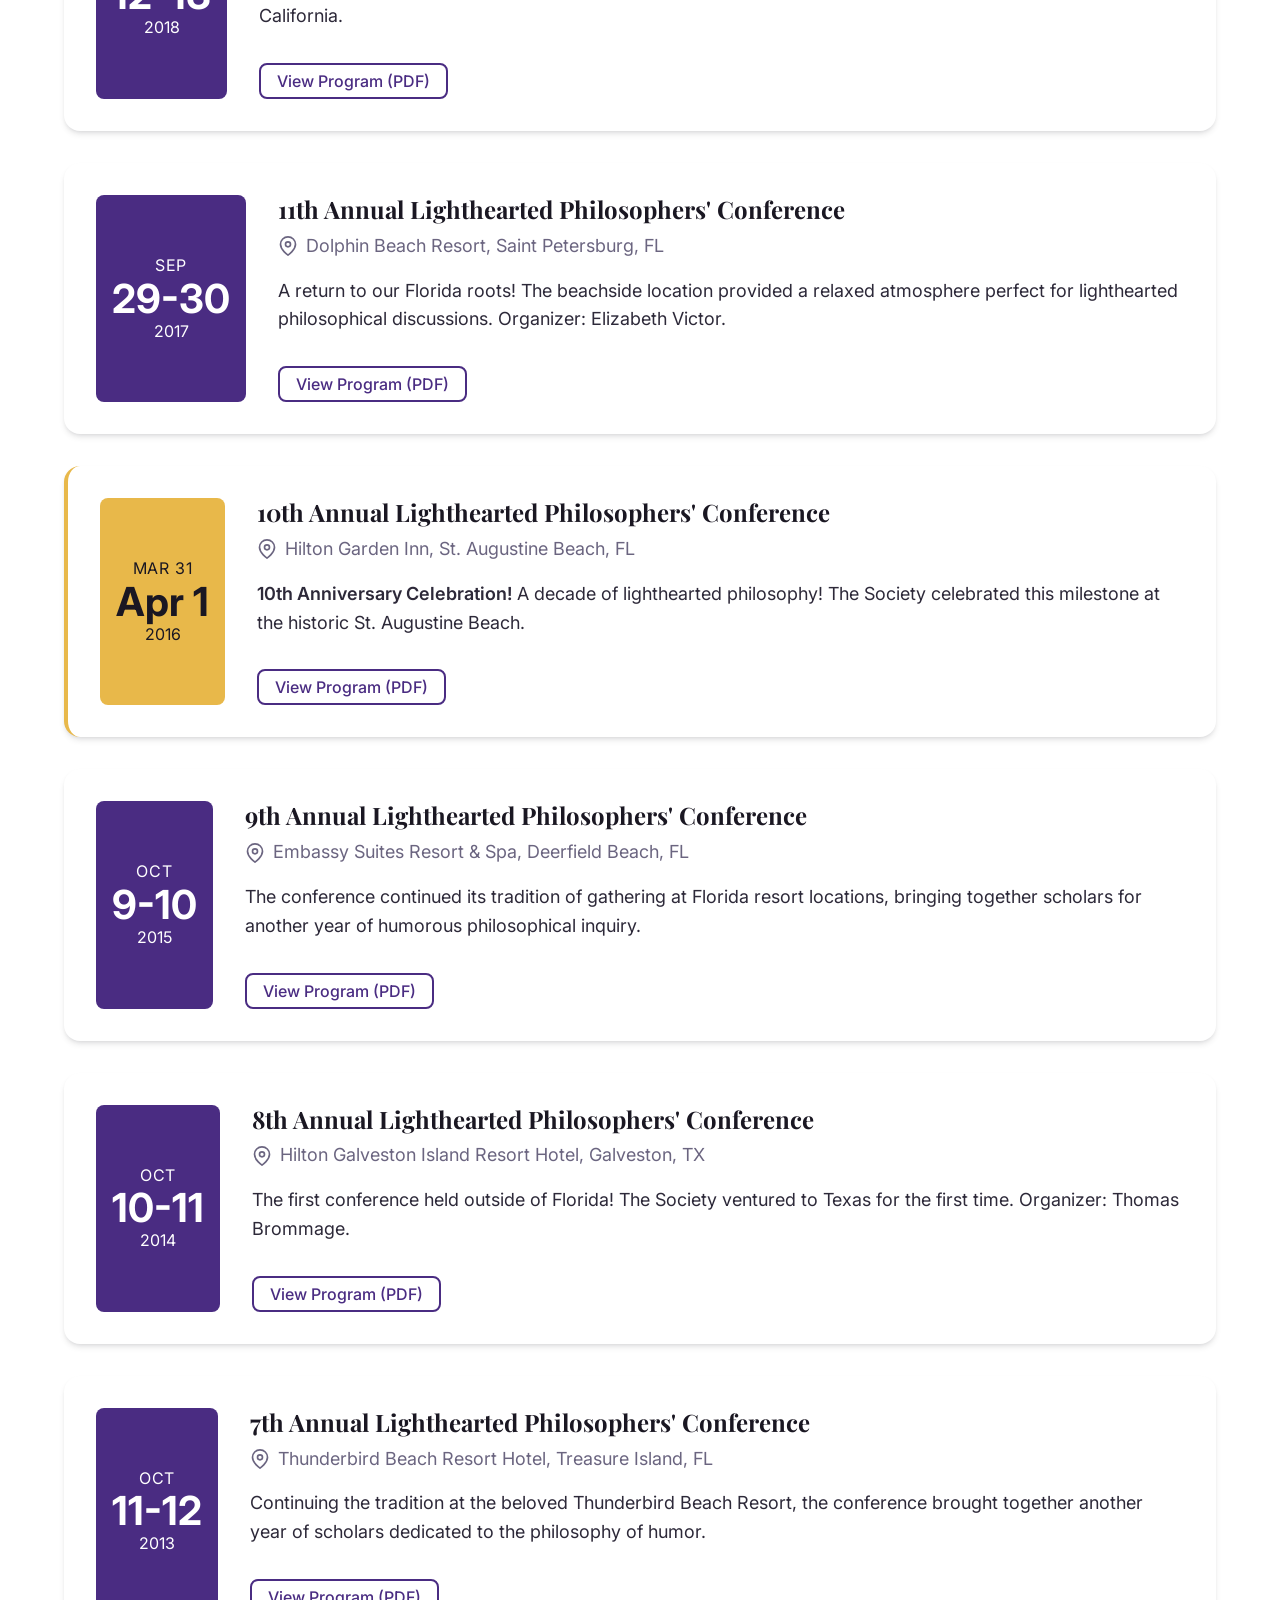
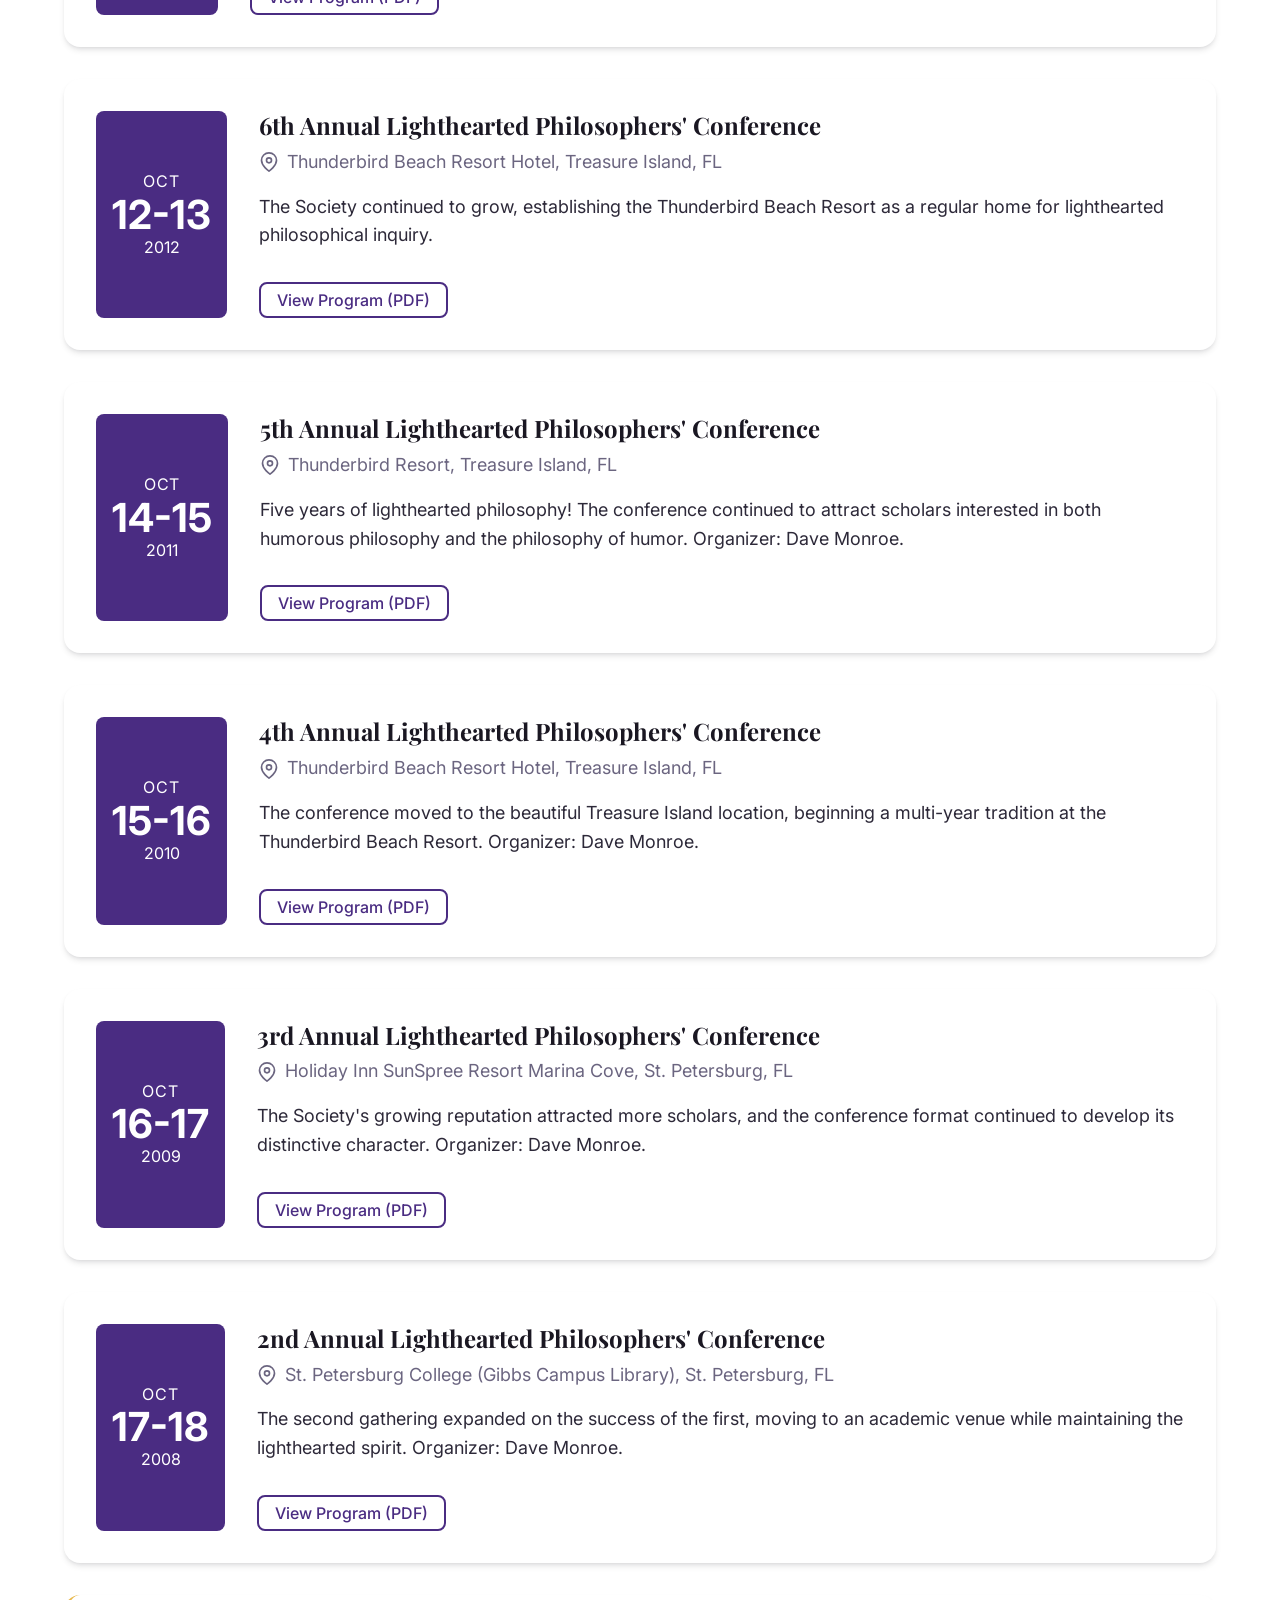
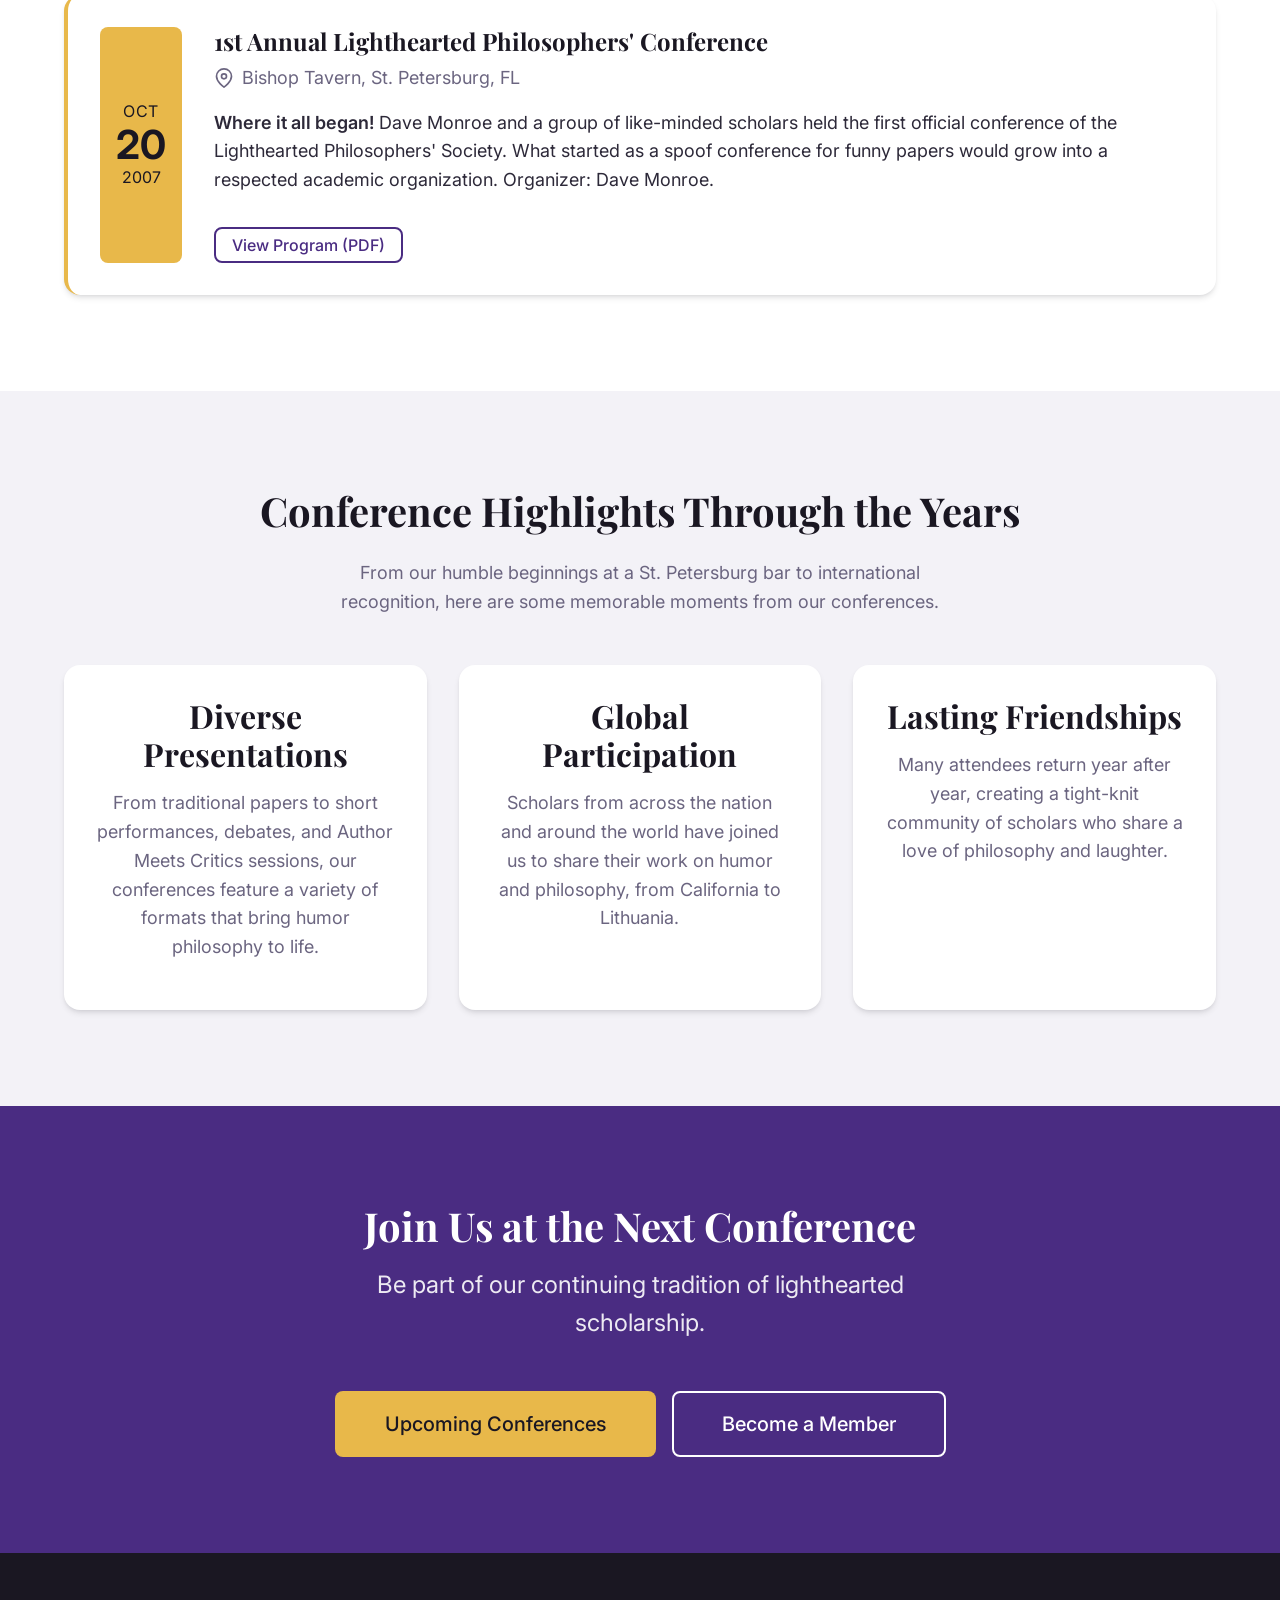
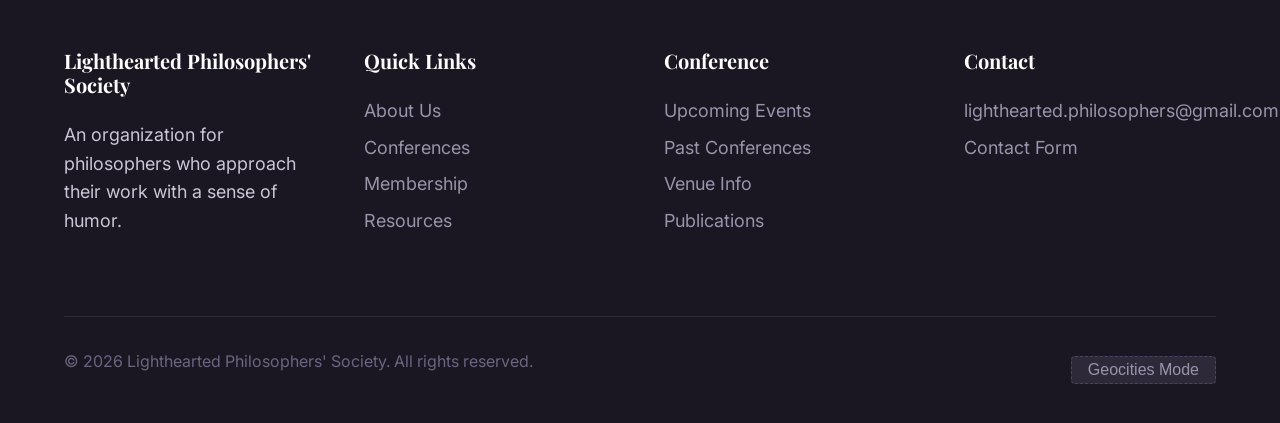
<file: past-conferences.html>
<!DOCTYPE html>
<html lang="en">
<head>
  <meta charset="UTF-8">
  <meta name="viewport" content="width=device-width, initial-scale=1.0">
  <meta name="description" content="Archive of past Lighthearted Philosophers' Society conferences since 2007.">
  <title>Past Conferences | Lighthearted Philosophers' Society</title>

  <!-- Fonts -->
  <link rel="preconnect" href="https://fonts.googleapis.com">
  <link rel="preconnect" href="https://fonts.gstatic.com" crossorigin>
  <link href="https://fonts.googleapis.com/css2?family=Inter:wght@400;500;600;700&family=Playfair+Display:wght@600;700&display=swap" rel="stylesheet">

  <!-- Styles -->
  <link rel="stylesheet" href="css/style.css">

  <!-- Favicon -->
  <link rel="icon" type="image/png" href="LPS_Logo.png">
</head>
<body>
  <!-- Skip Link for Accessibility -->
  <a href="#main-content" class="skip-link">Skip to main content</a>

  <!-- Header -->
  <header class="header" role="banner">
    <div class="header__inner">
      <a href="index.html" class="logo" aria-label="Lighthearted Philosophers' Society Home">
        <img src="LPS_Logo.png" alt="The Lighthearted Philosophers' Society" class="logo__icon">
      </a>

      <nav class="nav" role="navigation" aria-label="Main navigation">
        <button class="nav-toggle" aria-expanded="false" aria-controls="nav-list" aria-label="Toggle navigation menu">
          <span class="nav-toggle__bar"></span>
          <span class="nav-toggle__bar"></span>
          <span class="nav-toggle__bar"></span>
        </button>

        <ul class="nav__list" id="nav-list">
          <li><a href="index.html" class="nav__link">Home</a></li>
          <li><a href="about.html" class="nav__link">About</a></li>
          <li class="nav__item--dropdown">
            <a href="upcoming-conferences.html" class="nav__link nav__link--active">Conferences</a>
            <ul class="nav__dropdown">
              <li><a href="upcoming-conferences.html" class="nav__dropdown-link">Upcoming Conferences</a></li>
              <li><a href="past-conferences.html" class="nav__dropdown-link">Past Conferences</a></li>
              <li><a href="venue.html" class="nav__dropdown-link">Venue Information</a></li>
            </ul>
          </li>
          <li><a href="membership.html" class="nav__link">Membership</a></li>
          <li><a href="resources.html" class="nav__link">Resources</a></li>
          <li><a href="publications.html" class="nav__link">Publications</a></li>
          <li><a href="news.html" class="nav__link">News</a></li>
          <li><a href="contact.html" class="nav__link">Contact</a></li>
        </ul>
      </nav>
    </div>
  </header>

  <!-- Main Content -->
  <main id="main-content">
    <!-- Page Hero -->
    <section class="hero" style="min-height: 40vh;">
      <div class="hero__bg" aria-hidden="true"></div>
      <div class="hero__content">
        <h1 class="hero__title">Past Conferences</h1>
        <p class="hero__subtitle">
          A complete archive of our annual gatherings of lighthearted scholars since 2007
        </p>
      </div>
    </section>

    <!-- Conference Archive -->
    <section class="section">
      <div class="container">
        <div class="grid" style="gap: var(--space-xl);">

          <!-- 20th Annual - 2026 -->
          <article class="event-card">
            <div class="event-card__date">
              <span class="event-card__month">Oct</span>
              <span class="event-card__day">9-10</span>
              <span class="event-card__year">2026</span>
            </div>
            <div class="event-card__details">
              <h2 class="event-card__title">20th Annual Lighthearted Philosophers' Conference</h2>
              <p class="event-card__location">
                <svg width="20" height="20" viewBox="0 0 24 24" fill="none" stroke="currentColor" stroke-width="2" aria-hidden="true">
                <path d="M21 10c0 7-9 13-9 13s-9-6-9-13a9 9 0 0 1 18 0z"/>
                <circle cx="12" cy="10" r="3"/>
              </svg>
                Kurt Vonnegut Museum and Library, Indianapolis, IN
              </p>
              <p>
                Our 20th anniversary meeting featured a Vonnegut and Humor panel, a student paper panel, and a debate on
                whether Cicero was right, plus an anniversary celebration at The Athen&aelig;um and an improv evening.
                The Joseph S. Ellin Memorial Essay Prize went to Vanessa Voss and the Richard C. Richards Almost Memorial
                Prize to Steve Gimbel.
              </p>
              <div class="flex gap-md flex-wrap mt-md">
                <a href="past_conferences/20th Annual Conference Program.pdf" class="btn btn--outline btn--sm" target="_blank">View Program (PDF)</a>
                <a href="news.html" class="btn btn--outline btn--sm">Photos &amp; Recap</a>
              </div>
            </div>
          </article>

          <!-- 19th Annual - 2025 -->
          <article class="event-card">
            <div class="event-card__date">
              <span class="event-card__month">Nov</span>
              <span class="event-card__day">14-15</span>
              <span class="event-card__year">2025</span>
            </div>
            <div class="event-card__details">
              <h2 class="event-card__title">19th Annual Lighthearted Philosophers' Conference</h2>
              <p class="event-card__location">
                <svg width="20" height="20" viewBox="0 0 24 24" fill="none" stroke="currentColor" stroke-width="2" aria-hidden="true">
                  <path d="M21 10c0 7-9 13-9 13s-9-6-9-13a9 9 0 0 1 18 0z"/>
                  <circle cx="12" cy="10" r="3"/>
                </svg>
                Intercontinental Hotel, New Orleans, LA
              </p>
              <p>
                Featured an Author Meets Critics session on Wilk and Gimbel's <em>In On the Joke: The Ethics of Humor and Comedy</em>,
                panel discussions, and debates on topics including universal funniness and Dave Chappelle.
              </p>
              <a href="past_conferences/19th Annual Conference Program FINAL.pdf" class="btn btn--outline btn--sm mt-md" target="_blank">View Program (PDF)</a>
            </div>
          </article>

          <!-- 18th Annual - 2024 -->
          <article class="event-card">
            <div class="event-card__date">
              <span class="event-card__month">Nov</span>
              <span class="event-card__day">8-9</span>
              <span class="event-card__year">2024</span>
            </div>
            <div class="event-card__details">
              <h2 class="event-card__title">18th Annual Lighthearted Philosophers' Conference</h2>
              <p class="event-card__location">
                <svg width="20" height="20" viewBox="0 0 24 24" fill="none" stroke="currentColor" stroke-width="2" aria-hidden="true">
                  <path d="M21 10c0 7-9 13-9 13s-9-6-9-13a9 9 0 0 1 18 0z"/>
                  <circle cx="12" cy="10" r="3"/>
                </svg>
                Florida Institute of Technology, Melbourne, FL
              </p>
              <p>
                Hosted at the Crawford Building, 7th floor. Featured a panel on Jorge Portilla's <em>Fenomenological del relajo</em>
                and a debate on whether humor is essentially healing or combative. Organizers: Sophia A. Stone (Lynn University),
                Andrew Aberdein (Florida Institute of Technology), and Thomas Brommage (Sam Houston State University).
              </p>
              <a href="past_conferences/2024 18th Annual Conference Program FINAL.pdf" class="btn btn--outline btn--sm mt-md" target="_blank">View Program (PDF)</a>
            </div>
          </article>

          <!-- 17th Annual - 2023 -->
          <article class="event-card">
            <div class="event-card__date">
              <span class="event-card__month">Nov</span>
              <span class="event-card__day">10-11</span>
              <span class="event-card__year">2023</span>
            </div>
            <div class="event-card__details">
              <h2 class="event-card__title">17th Annual Lighthearted Philosophers' Conference</h2>
              <p class="event-card__location">
                <svg width="20" height="20" viewBox="0 0 24 24" fill="none" stroke="currentColor" stroke-width="2" aria-hidden="true">
                  <path d="M21 10c0 7-9 13-9 13s-9-6-9-13a9 9 0 0 1 18 0z"/>
                  <circle cx="12" cy="10" r="3"/>
                </svg>
                Glacier National Park, MT
              </p>
              <p>
                A stunning natural setting for philosophical discussions on humor. The conference brought scholars together
                in the majestic Montana wilderness.
              </p>
              <a href="past_conferences/17th Annual Conference Program.pdf" class="btn btn--outline btn--sm mt-md" target="_blank">View Program (PDF)</a>
            </div>
          </article>

          <!-- 16th Annual - 2022 -->
          <article class="event-card">
            <div class="event-card__date" style="background: var(--color-gray-500);">
              <span class="event-card__month">2022</span>
              <span class="event-card__day">16th</span>
              <span class="event-card__year">Annual</span>
            </div>
            <div class="event-card__details">
              <h2 class="event-card__title">16th Annual Lighthearted Philosophers' Conference</h2>
              <p class="event-card__location">
                <svg width="20" height="20" viewBox="0 0 24 24" fill="none" stroke="currentColor" stroke-width="2" aria-hidden="true">
                  <path d="M21 10c0 7-9 13-9 13s-9-6-9-13a9 9 0 0 1 18 0z"/>
                  <circle cx="12" cy="10" r="3"/>
                </svg>
                Details unavailable
              </p>
              <p>
                Conference details and program for this year are currently unavailable in our archives.
              </p>
            </div>
          </article>

          <!-- 15th Annual - October 2021 -->
          <article class="event-card">
            <div class="event-card__date">
              <span class="event-card__month">Oct</span>
              <span class="event-card__day">8-9</span>
              <span class="event-card__year">2021</span>
            </div>
            <div class="event-card__details">
              <h2 class="event-card__title">15th Annual Lighthearted Philosophers' Conference</h2>
              <p class="event-card__location">
                <svg width="20" height="20" viewBox="0 0 24 24" fill="none" stroke="currentColor" stroke-width="2" aria-hidden="true">
                  <path d="M21 10c0 7-9 13-9 13s-9-6-9-13a9 9 0 0 1 18 0z"/>
                  <circle cx="12" cy="10" r="3"/>
                </svg>
                St. Petersburg College, St. Petersburg, FL
              </p>
              <p>
                A return to in-person gatherings following the virtual 14th conference. The Society returned to its
                Florida roots at St. Petersburg College.
              </p>
              <a href="past_conferences/15th Annual Conference Program_web.pdf" class="btn btn--outline btn--sm mt-md" target="_blank">View Program (PDF)</a>
            </div>
          </article>

          <!-- 14th Annual - April 2021 (Virtual) -->
          <article class="event-card">
            <div class="event-card__date">
              <span class="event-card__month">Apr</span>
              <span class="event-card__day">9-10</span>
              <span class="event-card__year">2021</span>
            </div>
            <div class="event-card__details">
              <h2 class="event-card__title">14th Annual Lighthearted Philosophers' Conference</h2>
              <p class="event-card__location">
                <svg width="20" height="20" viewBox="0 0 24 24" fill="none" stroke="currentColor" stroke-width="2" aria-hidden="true">
                  <rect x="2" y="3" width="20" height="14" rx="2"/>
                  <path d="M8 21h8M12 17v4"/>
                </svg>
                Online Conference (Zoom)
              </p>
              <p>
                Due to the COVID-19 pandemic, the conference transitioned to a virtual format, demonstrating that
                philosophical humor transcends physical boundaries. The Society successfully adapted to bring scholars
                together online.
              </p>
              <a href="past_conferences/14th Annual Conference Program.pdf" class="btn btn--outline btn--sm mt-md" target="_blank">View Program (PDF)</a>
            </div>
          </article>

          <!-- 13th Annual - 2019 -->
          <article class="event-card">
            <div class="event-card__date">
              <span class="event-card__month">Nov</span>
              <span class="event-card__day">8-9</span>
              <span class="event-card__year">2019</span>
            </div>
            <div class="event-card__details">
              <h2 class="event-card__title">13th Annual Lighthearted Philosophers' Conference</h2>
              <p class="event-card__location">
                <svg width="20" height="20" viewBox="0 0 24 24" fill="none" stroke="currentColor" stroke-width="2" aria-hidden="true">
                  <path d="M21 10c0 7-9 13-9 13s-9-6-9-13a9 9 0 0 1 18 0z"/>
                  <circle cx="12" cy="10" r="3"/>
                </svg>
                The Menger Hotel, San Antonio, TX
              </p>
              <p>
                Historic venue at 204 Alamo Plaza, adjacent to the Alamo. The Victorian elegance of the Menger Hotel
                provided a unique and memorable setting. Organizer: Elizabeth Victor (William Paterson University of New Jersey).
              </p>
              <a href="past_conferences/13th Annual Conference Program.pdf" class="btn btn--outline btn--sm mt-md" target="_blank">View Program (PDF)</a>
            </div>
          </article>

          <!-- 12th Annual - 2018 -->
          <article class="event-card">
            <div class="event-card__date">
              <span class="event-card__month">Oct</span>
              <span class="event-card__day">12-13</span>
              <span class="event-card__year">2018</span>
            </div>
            <div class="event-card__details">
              <h2 class="event-card__title">12th Annual Lighthearted Philosophers' Conference</h2>
              <p class="event-card__location">
                <svg width="20" height="20" viewBox="0 0 24 24" fill="none" stroke="currentColor" stroke-width="2" aria-hidden="true">
                  <path d="M21 10c0 7-9 13-9 13s-9-6-9-13a9 9 0 0 1 18 0z"/>
                  <circle cx="12" cy="10" r="3"/>
                </svg>
                Santa Barbara City College, Santa Barbara, CA
              </p>
              <p>
                The conference headed to the West Coast for the first time, bringing lighthearted philosophy to
                sunny California.
              </p>
              <a href="past_conferences/12th Annual Conference Program.pdf" class="btn btn--outline btn--sm mt-md" target="_blank">View Program (PDF)</a>
            </div>
          </article>

          <!-- 11th Annual - 2017 -->
          <article class="event-card">
            <div class="event-card__date">
              <span class="event-card__month">Sep</span>
              <span class="event-card__day">29-30</span>
              <span class="event-card__year">2017</span>
            </div>
            <div class="event-card__details">
              <h2 class="event-card__title">11th Annual Lighthearted Philosophers' Conference</h2>
              <p class="event-card__location">
                <svg width="20" height="20" viewBox="0 0 24 24" fill="none" stroke="currentColor" stroke-width="2" aria-hidden="true">
                  <path d="M21 10c0 7-9 13-9 13s-9-6-9-13a9 9 0 0 1 18 0z"/>
                  <circle cx="12" cy="10" r="3"/>
                </svg>
                Dolphin Beach Resort, Saint Petersburg, FL
              </p>
              <p>
                A return to our Florida roots! The beachside location provided a relaxed atmosphere perfect for
                lighthearted philosophical discussions. Organizer: Elizabeth Victor.
              </p>
              <a href="past_conferences/11th Annual Conference Program.pdf" class="btn btn--outline btn--sm mt-md" target="_blank">View Program (PDF)</a>
            </div>
          </article>

          <!-- 10th Annual - 2016 (Anniversary!) -->
          <article class="event-card" style="border-left: 4px solid var(--color-secondary);">
            <div class="event-card__date" style="background: var(--color-secondary); color: var(--color-gray-800);">
              <span class="event-card__month">Mar 31</span>
              <span class="event-card__day">Apr 1</span>
              <span class="event-card__year">2016</span>
            </div>
            <div class="event-card__details">
              <h2 class="event-card__title">10th Annual Lighthearted Philosophers' Conference</h2>
              <p class="event-card__location">
                <svg width="20" height="20" viewBox="0 0 24 24" fill="none" stroke="currentColor" stroke-width="2" aria-hidden="true">
                  <path d="M21 10c0 7-9 13-9 13s-9-6-9-13a9 9 0 0 1 18 0z"/>
                  <circle cx="12" cy="10" r="3"/>
                </svg>
                Hilton Garden Inn, St. Augustine Beach, FL
              </p>
              <p>
                <strong>10th Anniversary Celebration!</strong> A decade of lighthearted philosophy! The Society
                celebrated this milestone at the historic St. Augustine Beach.
              </p>
              <a href="past_conferences/10th Conference Program-bifold brochure.pdf" class="btn btn--outline btn--sm mt-md" target="_blank">View Program (PDF)</a>
            </div>
          </article>

          <!-- 9th Annual - 2015 -->
          <article class="event-card">
            <div class="event-card__date">
              <span class="event-card__month">Oct</span>
              <span class="event-card__day">9-10</span>
              <span class="event-card__year">2015</span>
            </div>
            <div class="event-card__details">
              <h2 class="event-card__title">9th Annual Lighthearted Philosophers' Conference</h2>
              <p class="event-card__location">
                <svg width="20" height="20" viewBox="0 0 24 24" fill="none" stroke="currentColor" stroke-width="2" aria-hidden="true">
                  <path d="M21 10c0 7-9 13-9 13s-9-6-9-13a9 9 0 0 1 18 0z"/>
                  <circle cx="12" cy="10" r="3"/>
                </svg>
                Embassy Suites Resort & Spa, Deerfield Beach, FL
              </p>
              <p>
                The conference continued its tradition of gathering at Florida resort locations, bringing together
                scholars for another year of humorous philosophical inquiry.
              </p>
              <a href="past_conferences/9th Conference Program-bifold brochure.pdf" class="btn btn--outline btn--sm mt-md" target="_blank">View Program (PDF)</a>
            </div>
          </article>

          <!-- 8th Annual - 2014 -->
          <article class="event-card">
            <div class="event-card__date">
              <span class="event-card__month">Oct</span>
              <span class="event-card__day">10-11</span>
              <span class="event-card__year">2014</span>
            </div>
            <div class="event-card__details">
              <h2 class="event-card__title">8th Annual Lighthearted Philosophers' Conference</h2>
              <p class="event-card__location">
                <svg width="20" height="20" viewBox="0 0 24 24" fill="none" stroke="currentColor" stroke-width="2" aria-hidden="true">
                  <path d="M21 10c0 7-9 13-9 13s-9-6-9-13a9 9 0 0 1 18 0z"/>
                  <circle cx="12" cy="10" r="3"/>
                </svg>
                Hilton Galveston Island Resort Hotel, Galveston, TX
              </p>
              <p>
                The first conference held outside of Florida! The Society ventured to Texas for the first time.
                Organizer: Thomas Brommage.
              </p>
              <a href="past_conferences/8th Conference Program-bifold brochure.pdf" class="btn btn--outline btn--sm mt-md" target="_blank">View Program (PDF)</a>
            </div>
          </article>

          <!-- 7th Annual - 2013 -->
          <article class="event-card">
            <div class="event-card__date">
              <span class="event-card__month">Oct</span>
              <span class="event-card__day">11-12</span>
              <span class="event-card__year">2013</span>
            </div>
            <div class="event-card__details">
              <h2 class="event-card__title">7th Annual Lighthearted Philosophers' Conference</h2>
              <p class="event-card__location">
                <svg width="20" height="20" viewBox="0 0 24 24" fill="none" stroke="currentColor" stroke-width="2" aria-hidden="true">
                  <path d="M21 10c0 7-9 13-9 13s-9-6-9-13a9 9 0 0 1 18 0z"/>
                  <circle cx="12" cy="10" r="3"/>
                </svg>
                Thunderbird Beach Resort Hotel, Treasure Island, FL
              </p>
              <p>
                Continuing the tradition at the beloved Thunderbird Beach Resort, the conference brought together
                another year of scholars dedicated to the philosophy of humor.
              </p>
              <a href="past_conferences/7th Conference Program (update).pdf" class="btn btn--outline btn--sm mt-md" target="_blank">View Program (PDF)</a>
            </div>
          </article>

          <!-- 6th Annual - 2012 -->
          <article class="event-card">
            <div class="event-card__date">
              <span class="event-card__month">Oct</span>
              <span class="event-card__day">12-13</span>
              <span class="event-card__year">2012</span>
            </div>
            <div class="event-card__details">
              <h2 class="event-card__title">6th Annual Lighthearted Philosophers' Conference</h2>
              <p class="event-card__location">
                <svg width="20" height="20" viewBox="0 0 24 24" fill="none" stroke="currentColor" stroke-width="2" aria-hidden="true">
                  <path d="M21 10c0 7-9 13-9 13s-9-6-9-13a9 9 0 0 1 18 0z"/>
                  <circle cx="12" cy="10" r="3"/>
                </svg>
                Thunderbird Beach Resort Hotel, Treasure Island, FL
              </p>
              <p>
                The Society continued to grow, establishing the Thunderbird Beach Resort as a regular home for
                lighthearted philosophical inquiry.
              </p>
              <a href="past_conferences/6th Conference Program.pdf" class="btn btn--outline btn--sm mt-md" target="_blank">View Program (PDF)</a>
            </div>
          </article>

          <!-- 5th Annual - 2011 -->
          <article class="event-card">
            <div class="event-card__date">
              <span class="event-card__month">Oct</span>
              <span class="event-card__day">14-15</span>
              <span class="event-card__year">2011</span>
            </div>
            <div class="event-card__details">
              <h2 class="event-card__title">5th Annual Lighthearted Philosophers' Conference</h2>
              <p class="event-card__location">
                <svg width="20" height="20" viewBox="0 0 24 24" fill="none" stroke="currentColor" stroke-width="2" aria-hidden="true">
                  <path d="M21 10c0 7-9 13-9 13s-9-6-9-13a9 9 0 0 1 18 0z"/>
                  <circle cx="12" cy="10" r="3"/>
                </svg>
                Thunderbird Resort, Treasure Island, FL
              </p>
              <p>
                Five years of lighthearted philosophy! The conference continued to attract scholars interested in
                both humorous philosophy and the philosophy of humor. Organizer: Dave Monroe.
              </p>
              <a href="past_conferences/5th Annual Conference Program.pdf" class="btn btn--outline btn--sm mt-md" target="_blank">View Program (PDF)</a>
            </div>
          </article>

          <!-- 4th Annual - 2010 -->
          <article class="event-card">
            <div class="event-card__date">
              <span class="event-card__month">Oct</span>
              <span class="event-card__day">15-16</span>
              <span class="event-card__year">2010</span>
            </div>
            <div class="event-card__details">
              <h2 class="event-card__title">4th Annual Lighthearted Philosophers' Conference</h2>
              <p class="event-card__location">
                <svg width="20" height="20" viewBox="0 0 24 24" fill="none" stroke="currentColor" stroke-width="2" aria-hidden="true">
                  <path d="M21 10c0 7-9 13-9 13s-9-6-9-13a9 9 0 0 1 18 0z"/>
                  <circle cx="12" cy="10" r="3"/>
                </svg>
                Thunderbird Beach Resort Hotel, Treasure Island, FL
              </p>
              <p>
                The conference moved to the beautiful Treasure Island location, beginning a multi-year tradition
                at the Thunderbird Beach Resort. Organizer: Dave Monroe.
              </p>
              <a href="past_conferences/4th Annual Conference Program.pdf" class="btn btn--outline btn--sm mt-md" target="_blank">View Program (PDF)</a>
            </div>
          </article>

          <!-- 3rd Annual - 2009 -->
          <article class="event-card">
            <div class="event-card__date">
              <span class="event-card__month">Oct</span>
              <span class="event-card__day">16-17</span>
              <span class="event-card__year">2009</span>
            </div>
            <div class="event-card__details">
              <h2 class="event-card__title">3rd Annual Lighthearted Philosophers' Conference</h2>
              <p class="event-card__location">
                <svg width="20" height="20" viewBox="0 0 24 24" fill="none" stroke="currentColor" stroke-width="2" aria-hidden="true">
                  <path d="M21 10c0 7-9 13-9 13s-9-6-9-13a9 9 0 0 1 18 0z"/>
                  <circle cx="12" cy="10" r="3"/>
                </svg>
                Holiday Inn SunSpree Resort Marina Cove, St. Petersburg, FL
              </p>
              <p>
                The Society's growing reputation attracted more scholars, and the conference format continued to
                develop its distinctive character. Organizer: Dave Monroe.
              </p>
              <a href="past_conferences/3rd Annual Conference Program.pdf" class="btn btn--outline btn--sm mt-md" target="_blank">View Program (PDF)</a>
            </div>
          </article>

          <!-- 2nd Annual - 2008 -->
          <article class="event-card">
            <div class="event-card__date">
              <span class="event-card__month">Oct</span>
              <span class="event-card__day">17-18</span>
              <span class="event-card__year">2008</span>
            </div>
            <div class="event-card__details">
              <h2 class="event-card__title">2nd Annual Lighthearted Philosophers' Conference</h2>
              <p class="event-card__location">
                <svg width="20" height="20" viewBox="0 0 24 24" fill="none" stroke="currentColor" stroke-width="2" aria-hidden="true">
                  <path d="M21 10c0 7-9 13-9 13s-9-6-9-13a9 9 0 0 1 18 0z"/>
                  <circle cx="12" cy="10" r="3"/>
                </svg>
                St. Petersburg College (Gibbs Campus Library), St. Petersburg, FL
              </p>
              <p>
                The second gathering expanded on the success of the first, moving to an academic venue while
                maintaining the lighthearted spirit. Organizer: Dave Monroe.
              </p>
              <a href="past_conferences/2nd Annual Conference Program.pdf" class="btn btn--outline btn--sm mt-md" target="_blank">View Program (PDF)</a>
            </div>
          </article>

          <!-- 1st Annual - 2007 (Founding!) -->
          <article class="event-card" style="border-left: 4px solid var(--color-secondary);">
            <div class="event-card__date" style="background: var(--color-secondary); color: var(--color-gray-800);">
              <span class="event-card__month">Oct</span>
              <span class="event-card__day">20</span>
              <span class="event-card__year">2007</span>
            </div>
            <div class="event-card__details">
              <h2 class="event-card__title">1st Annual Lighthearted Philosophers' Conference</h2>
              <p class="event-card__location">
                <svg width="20" height="20" viewBox="0 0 24 24" fill="none" stroke="currentColor" stroke-width="2" aria-hidden="true">
                  <path d="M21 10c0 7-9 13-9 13s-9-6-9-13a9 9 0 0 1 18 0z"/>
                  <circle cx="12" cy="10" r="3"/>
                </svg>
                Bishop Tavern, St. Petersburg, FL
              </p>
              <p>
                <strong>Where it all began!</strong> Dave Monroe and a group of like-minded scholars held the first
                official conference of the Lighthearted Philosophers' Society. What started as a spoof conference
                for funny papers would grow into a respected academic organization. Organizer: Dave Monroe.
              </p>
              <a href="past_conferences/1st Annual Conference Program.pdf" class="btn btn--outline btn--sm mt-md" target="_blank">View Program (PDF)</a>
            </div>
          </article>

        </div>
      </div>
    </section>

    <!-- Conference Memories -->
    <section class="section section--gray">
      <div class="container text-center">
        <h2 class="mb-lg">Conference Highlights Through the Years</h2>
        <p class="text-muted mb-2xl" style="max-width: 600px; margin-left: auto; margin-right: auto;">
          From our humble beginnings at a St. Petersburg bar to international recognition, here are some memorable moments
          from our conferences.
        </p>

        <div class="grid grid--3">
          <div class="card" style="padding: var(--space-xl);">
            <h3>Diverse Presentations</h3>
            <p class="text-muted">
              From traditional papers to short performances, debates, and Author Meets Critics sessions, our conferences
              feature a variety of formats that bring humor philosophy to life.
            </p>
          </div>

          <div class="card" style="padding: var(--space-xl);">
            <h3>Global Participation</h3>
            <p class="text-muted">
              Scholars from across the nation and around the world have joined us to share
              their work on humor and philosophy, from California to Lithuania.
            </p>
          </div>

          <div class="card" style="padding: var(--space-xl);">
            <h3>Lasting Friendships</h3>
            <p class="text-muted">
              Many attendees return year after year, creating a tight-knit community of
              scholars who share a love of philosophy and laughter.
            </p>
          </div>
        </div>
      </div>
    </section>

    <!-- CTA -->
    <section class="section section--primary">
      <div class="container text-center">
        <h2>Join Us at the Next Conference</h2>
        <p class="hero__subtitle">
          Be part of our continuing tradition of lighthearted scholarship.
        </p>
        <div class="flex justify-center gap-md flex-wrap">
          <a href="upcoming-conferences.html" class="btn btn--secondary btn--lg">Upcoming Conferences</a>
          <a href="membership.html" class="btn btn--outline-white btn--lg">Become a Member</a>
        </div>
      </div>
    </section>
  </main>

  <!-- Footer -->
  <footer class="footer" role="contentinfo">
    <div class="container">
      <div class="footer__grid">
        <div>
          <h3 class="footer__title">Lighthearted Philosophers' Society</h3>
          <p>An organization for philosophers who approach their work with a sense of humor.</p>
        </div>

        <div>
          <h3 class="footer__title">Quick Links</h3>
          <ul class="footer__list">
            <li><a href="about.html" class="footer__link">About Us</a></li>
            <li><a href="upcoming-conferences.html" class="footer__link">Conferences</a></li>
            <li><a href="membership.html" class="footer__link">Membership</a></li>
            <li><a href="resources.html" class="footer__link">Resources</a></li>
          </ul>
        </div>

        <div>
          <h3 class="footer__title">Conference</h3>
          <ul class="footer__list">
            <li><a href="upcoming-conferences.html" class="footer__link">Upcoming Events</a></li>
            <li><a href="past-conferences.html" class="footer__link">Past Conferences</a></li>
            <li><a href="venue.html" class="footer__link">Venue Info</a></li>
            <li><a href="publications.html" class="footer__link">Publications</a></li>
          </ul>
        </div>

        <div>
          <h3 class="footer__title">Contact</h3>
          <ul class="footer__list">
            <li><a href="mailto:lighthearted.philosophers@gmail.com" class="footer__link">lighthearted.philosophers@gmail.com</a></li>
            <li><a href="contact.html" class="footer__link">Contact Form</a></li>
          </ul>
        </div>
      </div>

      <div class="footer__bottom">
        <p class="footer__copyright">
          &copy; <span id="year"></span> Lighthearted Philosophers' Society. All rights reserved.
        </p>
        <button class="geocities-btn" aria-label="Activate Geocities Mode">
          <span>Geocities Mode</span>
        </button>
      </div>
    </div>
  </footer>

  <!-- JavaScript -->
  <script src="js/main.js"></script>
</body>
</html>
</file>
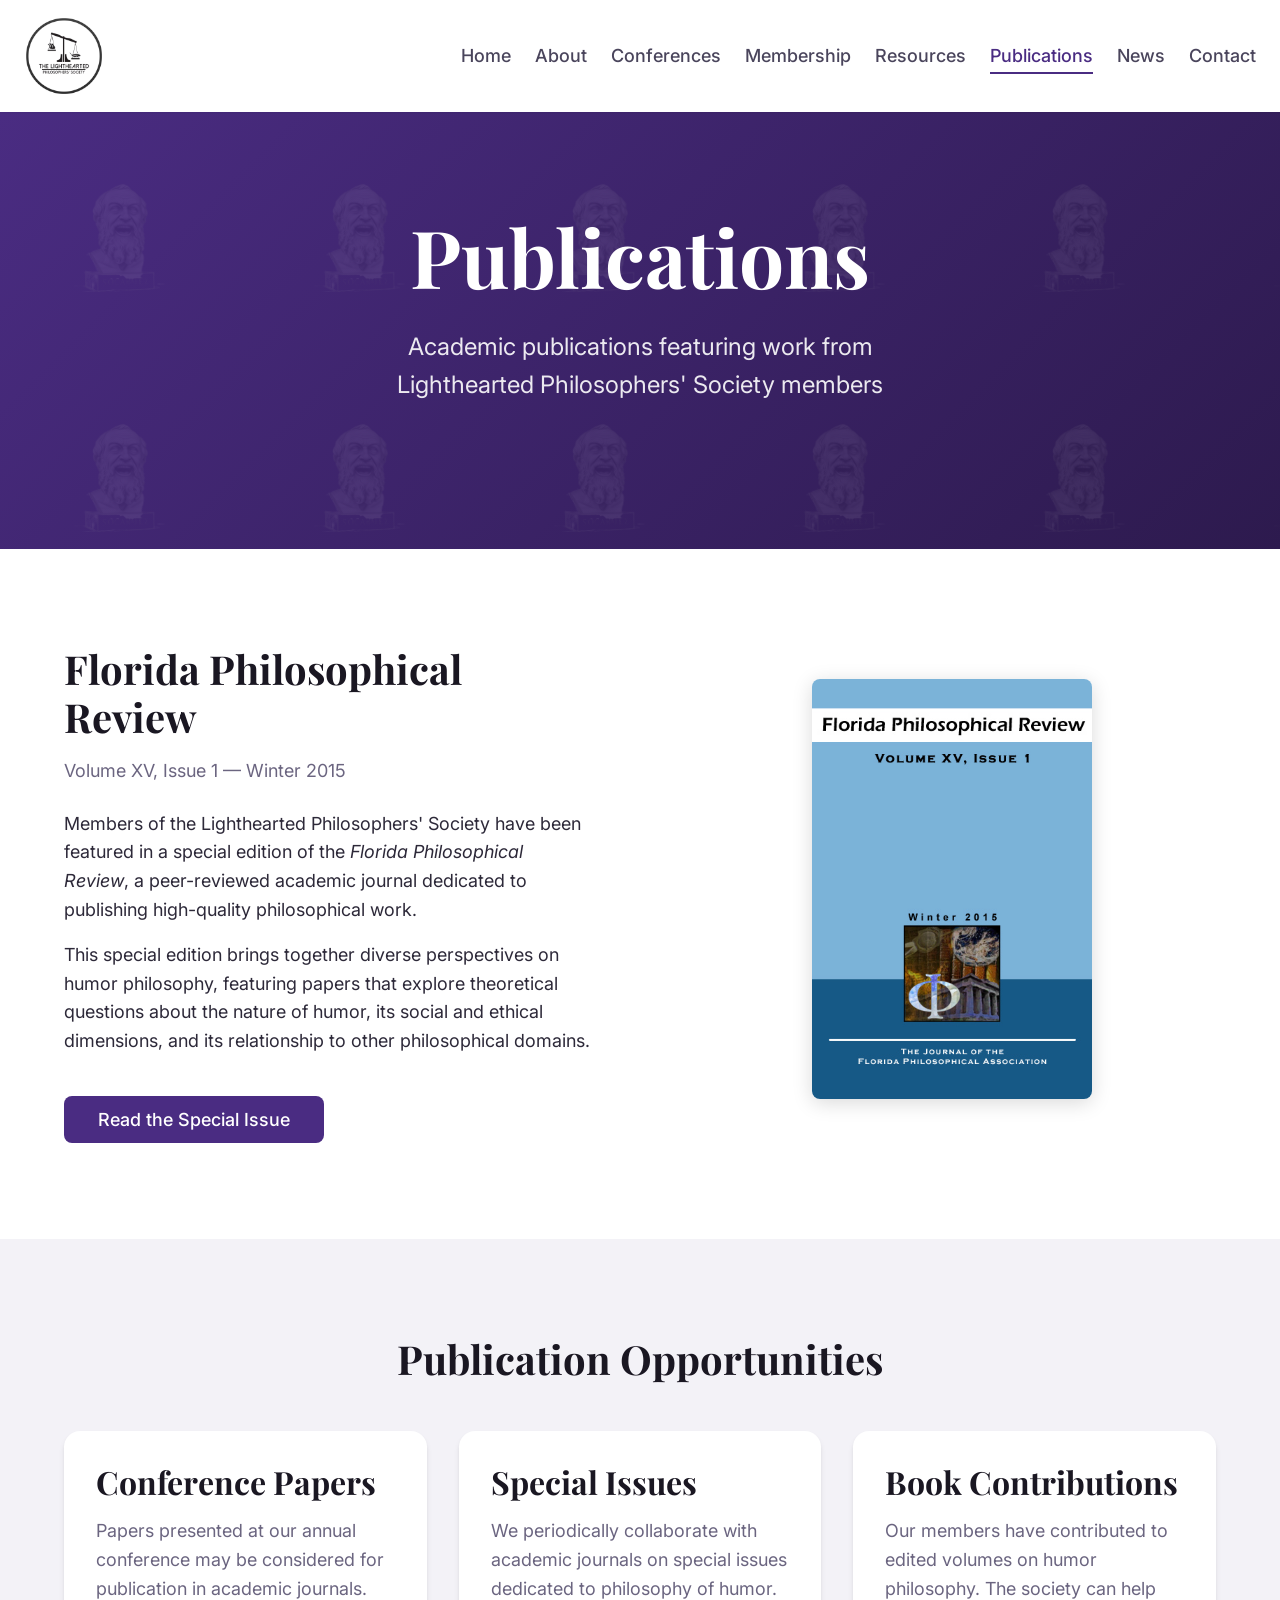
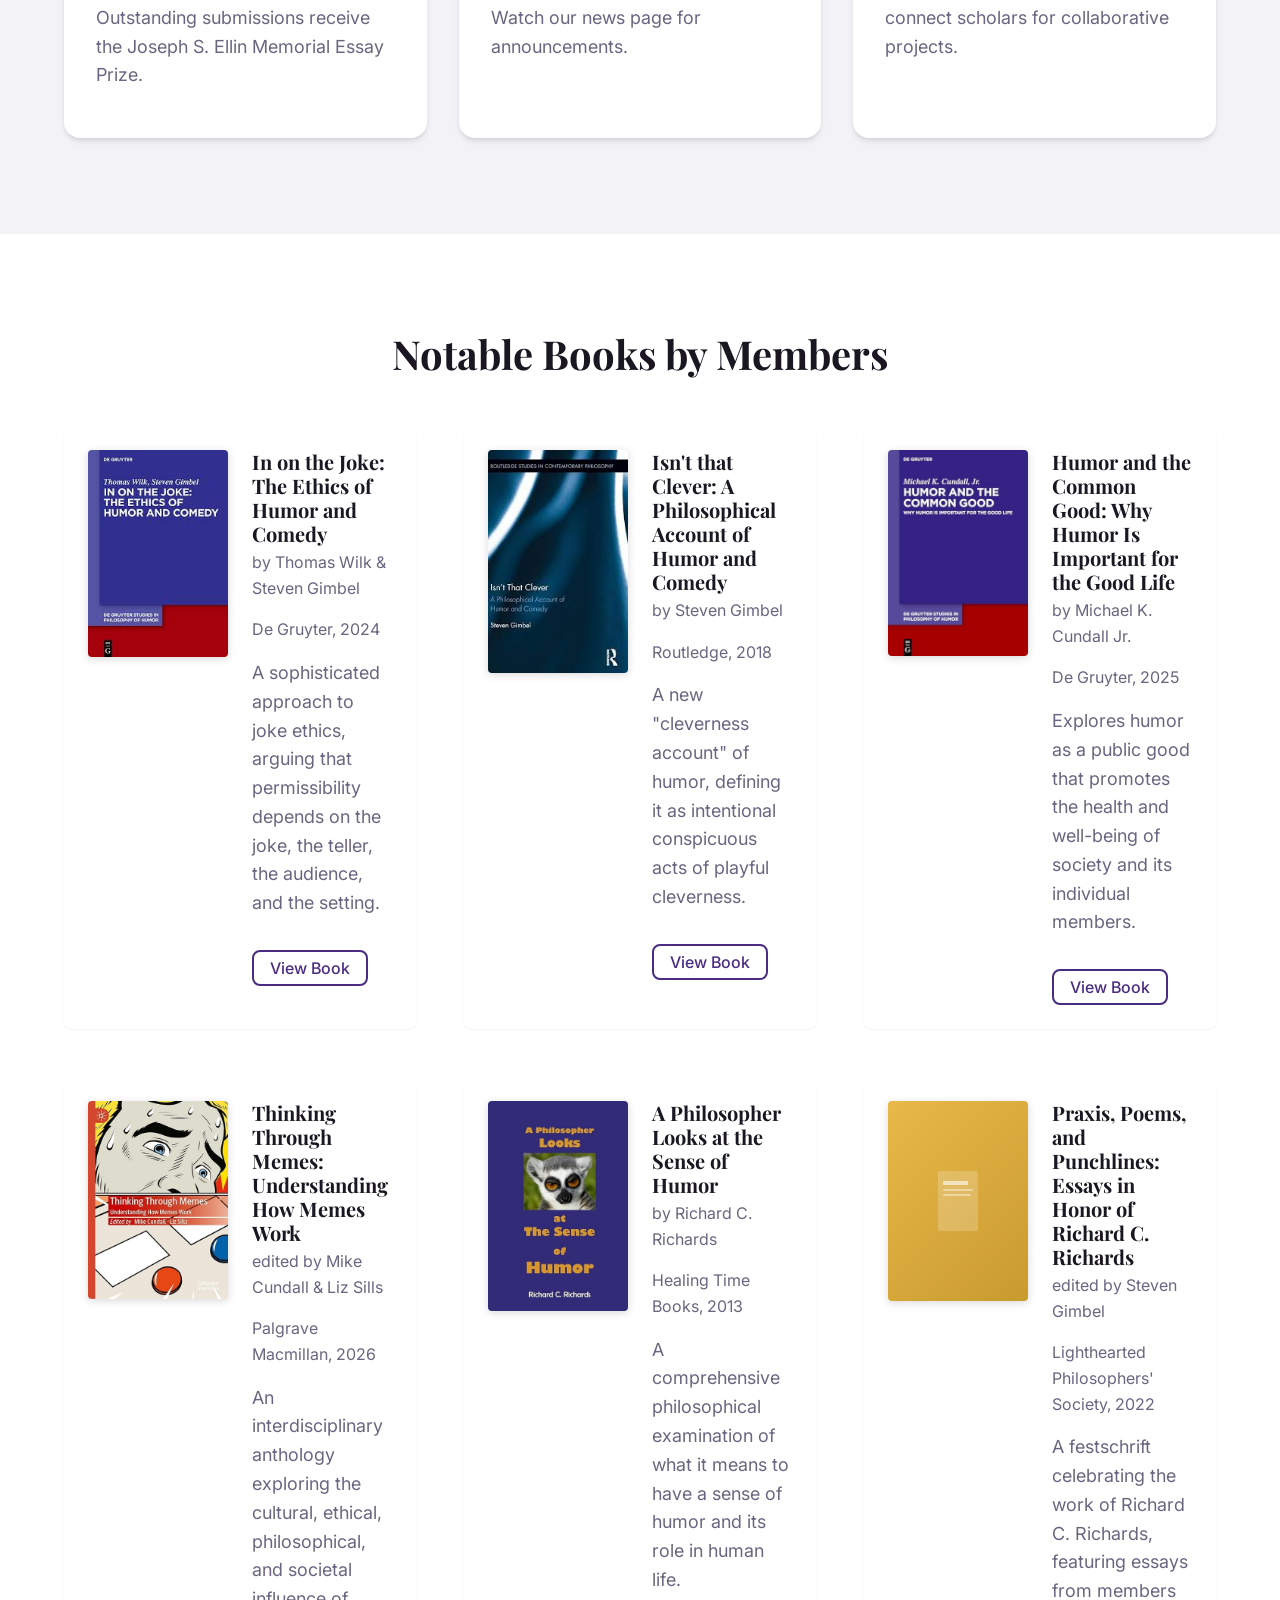
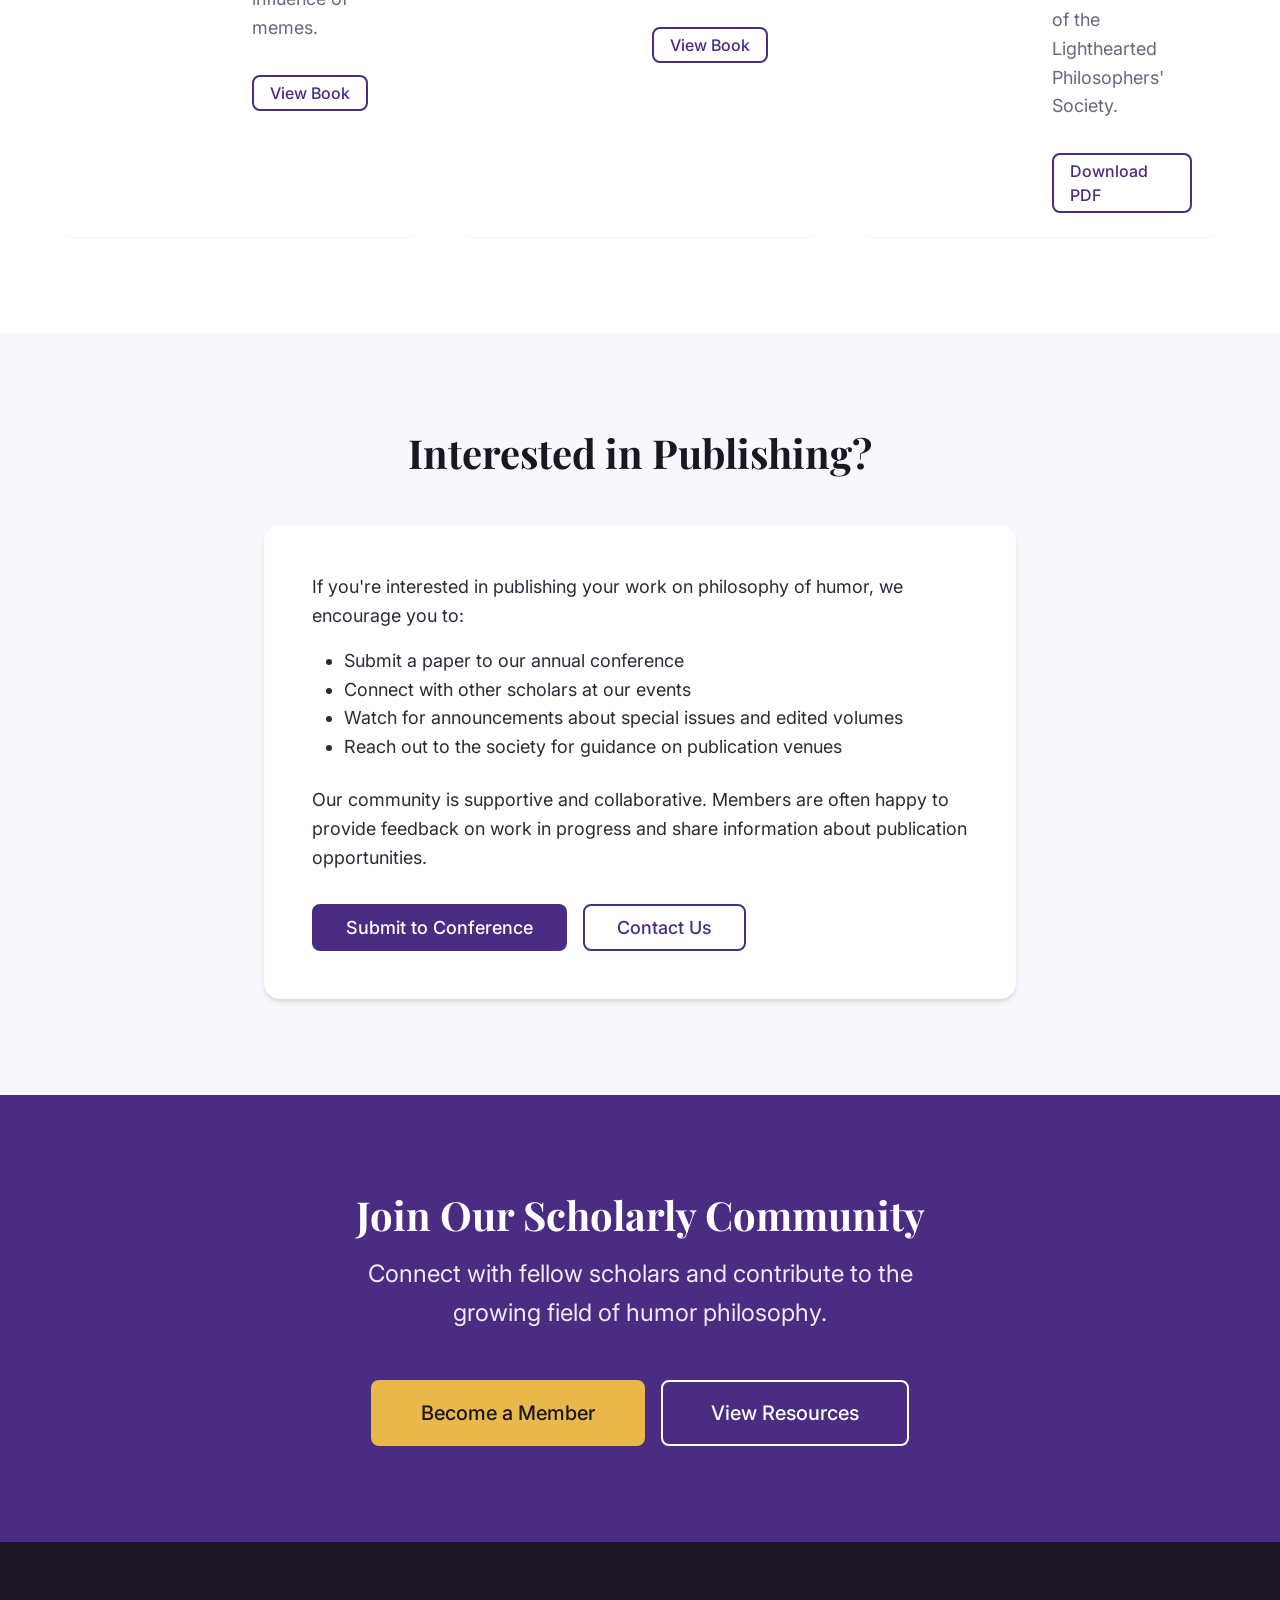
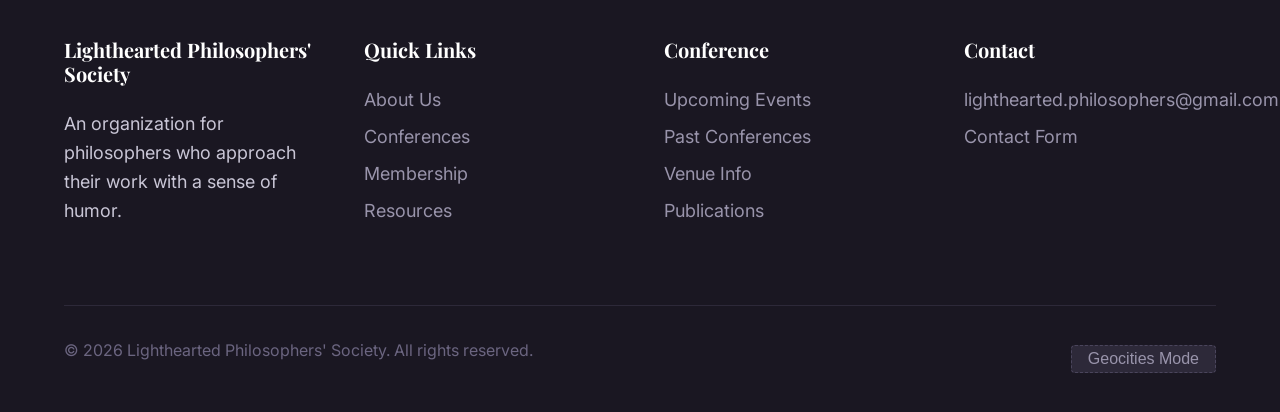
<file: publications.html>
<!DOCTYPE html>
<html lang="en">
<head>
  <meta charset="UTF-8">
  <meta name="viewport" content="width=device-width, initial-scale=1.0">
  <meta name="description" content="Publications from the Lighthearted Philosophers' Society - books, journal articles, and special issues on philosophy of humor.">
  <title>Publications | Lighthearted Philosophers' Society</title>

  <!-- Fonts -->
  <link rel="preconnect" href="https://fonts.googleapis.com">
  <link rel="preconnect" href="https://fonts.gstatic.com" crossorigin>
  <link href="https://fonts.googleapis.com/css2?family=Inter:wght@400;500;600;700&family=Playfair+Display:wght@600;700&display=swap" rel="stylesheet">

  <!-- Styles -->
  <link rel="stylesheet" href="css/style.css">

  <!-- Favicon -->
  <link rel="icon" type="image/png" href="LPS_Logo.png">
</head>
<body>
  <!-- Skip Link for Accessibility -->
  <a href="#main-content" class="skip-link">Skip to main content</a>

  <!-- Header -->
  <header class="header" role="banner">
    <div class="header__inner">
      <a href="index.html" class="logo" aria-label="Lighthearted Philosophers' Society Home">
        <img src="LPS_Logo.png" alt="The Lighthearted Philosophers' Society" class="logo__icon">
      </a>

      <nav class="nav" role="navigation" aria-label="Main navigation">
        <button class="nav-toggle" aria-expanded="false" aria-controls="nav-list" aria-label="Toggle navigation menu">
          <span class="nav-toggle__bar"></span>
          <span class="nav-toggle__bar"></span>
          <span class="nav-toggle__bar"></span>
        </button>

        <ul class="nav__list" id="nav-list">
          <li><a href="index.html" class="nav__link">Home</a></li>
          <li><a href="about.html" class="nav__link">About</a></li>
          <li class="nav__item--dropdown">
            <a href="upcoming-conferences.html" class="nav__link">Conferences</a>
            <ul class="nav__dropdown">
              <li><a href="upcoming-conferences.html" class="nav__dropdown-link">Upcoming Conferences</a></li>
              <li><a href="past-conferences.html" class="nav__dropdown-link">Past Conferences</a></li>
              <li><a href="venue.html" class="nav__dropdown-link">Venue Information</a></li>
            </ul>
          </li>
          <li><a href="membership.html" class="nav__link">Membership</a></li>
          <li><a href="resources.html" class="nav__link">Resources</a></li>
          <li><a href="publications.html" class="nav__link nav__link--active">Publications</a></li>
          <li><a href="news.html" class="nav__link">News</a></li>
          <li><a href="contact.html" class="nav__link">Contact</a></li>
        </ul>
      </nav>
    </div>
  </header>

  <!-- Main Content -->
  <main id="main-content">
    <!-- Page Hero -->
    <section class="hero" style="min-height: 40vh;">
      <div class="hero__bg" aria-hidden="true"></div>
      <div class="hero__content">
        <h1 class="hero__title">Publications</h1>
        <p class="hero__subtitle">
          Academic publications featuring work from Lighthearted Philosophers' Society members
        </p>
      </div>
    </section>

    <!-- Florida Philosophical Review -->
    <section class="section">
      <div class="container">
        <div class="grid grid--2" style="align-items: center; gap: var(--space-4xl);">
          <div>
            <h2>Florida Philosophical Review</h2>
            <p class="text-muted mb-lg">Volume XV, Issue 1 &mdash; Winter 2015</p>
            <p>
              Members of the Lighthearted Philosophers' Society have been featured in a
              special edition of the <em>Florida Philosophical Review</em>, a peer-reviewed
              academic journal dedicated to publishing high-quality philosophical work.
            </p>
            <p>
              This special edition brings together diverse perspectives on humor philosophy,
              featuring papers that explore theoretical questions about the nature of humor,
              its social and ethical dimensions, and its relationship to other philosophical
              domains.
            </p>
            <a href="https://cah.ucf.edu/fpr/issue/15-1/" class="btn btn--primary mt-lg" target="_blank" rel="noopener">Read the Special Issue</a>
          </div>
          <div class="text-center">
            <a href="https://cah.ucf.edu/fpr/issue/15-1/" target="_blank" rel="noopener">
              <img src="images/FPR_cover.jpg" alt="Florida Philosophical Review Volume XV, Issue 1 - Winter 2015 Cover" style="max-width: 280px; width: 100%; border-radius: var(--radius-md); box-shadow: 0 4px 20px rgba(0,0,0,0.15);">
            </a>
          </div>
        </div>
      </div>
    </section>

    <!-- Publication Opportunities -->
    <section class="section section--gray">
      <div class="container">
        <h2 class="text-center mb-2xl">Publication Opportunities</h2>
        <div class="grid grid--3">
          <div class="card" style="padding: var(--space-xl);">
            <h3>Conference Papers</h3>
            <p class="text-muted">
              Papers presented at our annual conference may be considered for publication
              in academic journals. Outstanding submissions receive the Joseph S. Ellin
              Memorial Essay Prize.
            </p>
          </div>

          <div class="card" style="padding: var(--space-xl);">
            <h3>Special Issues</h3>
            <p class="text-muted">
              We periodically collaborate with academic journals on special issues
              dedicated to philosophy of humor. Watch our news page for announcements.
            </p>
          </div>

          <div class="card" style="padding: var(--space-xl);">
            <h3>Book Contributions</h3>
            <p class="text-muted">
              Our members have contributed to edited volumes on humor philosophy.
              The society can help connect scholars for collaborative projects.
            </p>
          </div>
        </div>
      </div>
    </section>

    <!-- Notable Books -->
    <section class="section">
      <div class="container">
        <h2 class="text-center mb-2xl">Notable Books by Members</h2>
        <div class="grid grid--2" style="gap: var(--space-2xl);">

          <!-- In on the Joke -->
          <div class="publication">
            <a href="https://www.degruyter.com/document/doi/10.1515/9783110759853/html" target="_blank" rel="noopener">
              <img src="images/Wilk_Gimbel.jpg" alt="In on the Joke book cover" class="publication__cover" style="width: 140px; height: auto; border-radius: var(--radius-sm); box-shadow: 0 2px 8px rgba(0,0,0,0.15);">
            </a>
            <div>
              <h3 class="publication__title">In on the Joke: The Ethics of Humor and Comedy</h3>
              <p class="publication__author">by Thomas Wilk &amp; Steven Gimbel</p>
              <p class="text-muted" style="font-size: var(--text-sm);">De Gruyter, 2024</p>
              <p class="text-muted mt-sm">
                A sophisticated approach to joke ethics, arguing that permissibility depends on
                the joke, the teller, the audience, and the setting.
              </p>
              <a href="https://www.degruyter.com/document/doi/10.1515/9783110759853/html" class="btn btn--outline btn--sm mt-md" target="_blank" rel="noopener">View Book</a>
            </div>
          </div>

          <!-- Isn't that Clever -->
          <div class="publication">
            <a href="https://www.routledge.com/Isnt-that-Clever-A-Philosophical-Account-of-Humor-and-Comedy/Gimbel/p/book/9780367594923" target="_blank" rel="noopener">
              <img src="images/Gimbel_clever.jpg" alt="Isn't that Clever book cover" class="publication__cover" style="width: 140px; height: auto; border-radius: var(--radius-sm); box-shadow: 0 2px 8px rgba(0,0,0,0.15);">
            </a>
            <div>
              <h3 class="publication__title">Isn't that Clever: A Philosophical Account of Humor and Comedy</h3>
              <p class="publication__author">by Steven Gimbel</p>
              <p class="text-muted" style="font-size: var(--text-sm);">Routledge, 2018</p>
              <p class="text-muted mt-sm">
                A new "cleverness account" of humor, defining it as intentional conspicuous acts
                of playful cleverness.
              </p>
              <a href="https://www.routledge.com/Isnt-that-Clever-A-Philosophical-Account-of-Humor-and-Comedy/Gimbel/p/book/9780367594923" class="btn btn--outline btn--sm mt-md" target="_blank" rel="noopener">View Book</a>
            </div>
          </div>

          <!-- Humor and the Common Good -->
          <div class="publication">
            <a href="https://www.degruyter.com/document/doi/10.1515/9783110760156/html" target="_blank" rel="noopener">
              <img src="images/Cundall_commongood.jpg" alt="Humor and the Common Good book cover" class="publication__cover" style="width: 140px; height: auto; border-radius: var(--radius-sm); box-shadow: 0 2px 8px rgba(0,0,0,0.15);">
            </a>
            <div>
              <h3 class="publication__title">Humor and the Common Good: Why Humor Is Important for the Good Life</h3>
              <p class="publication__author">by Michael K. Cundall Jr.</p>
              <p class="text-muted" style="font-size: var(--text-sm);">De Gruyter, 2025</p>
              <p class="text-muted mt-sm">
                Explores humor as a public good that promotes the health and well-being of
                society and its individual members.
              </p>
              <a href="https://www.degruyter.com/document/doi/10.1515/9783110760156/html" class="btn btn--outline btn--sm mt-md" target="_blank" rel="noopener">View Book</a>
            </div>
          </div>

          <!-- Thinking Through Memes -->
          <div class="publication">
            <a href="https://link.springer.com/book/10.1007/978-3-032-00040-8" target="_blank" rel="noopener">
              <img src="images/Cundall_Sills_memes.jpg" alt="Thinking Through Memes book cover" class="publication__cover" style="width: 140px; height: auto; border-radius: var(--radius-sm); box-shadow: 0 2px 8px rgba(0,0,0,0.15);">
            </a>
            <div>
              <h3 class="publication__title">Thinking Through Memes: Understanding How Memes Work</h3>
              <p class="publication__author">edited by Mike Cundall &amp; Liz Sills</p>
              <p class="text-muted" style="font-size: var(--text-sm);">Palgrave Macmillan, 2026</p>
              <p class="text-muted mt-sm">
                An interdisciplinary anthology exploring the cultural, ethical, philosophical,
                and societal influence of memes.
              </p>
              <a href="https://link.springer.com/book/10.1007/978-3-032-00040-8" class="btn btn--outline btn--sm mt-md" target="_blank" rel="noopener">View Book</a>
            </div>
          </div>

          <!-- A Philosopher Looks at the Sense of Humor -->
          <div class="publication">
            <a href="https://www.amazon.com/Philosopher-Looks-Sense-Humor/dp/0982105258" target="_blank" rel="noopener">
              <img src="images/Richards_humor.jpg" alt="A Philosopher Looks at the Sense of Humor book cover" class="publication__cover" style="width: 140px; height: auto; border-radius: var(--radius-sm); box-shadow: 0 2px 8px rgba(0,0,0,0.15);">
            </a>
            <div>
              <h3 class="publication__title">A Philosopher Looks at the Sense of Humor</h3>
              <p class="publication__author">by Richard C. Richards</p>
              <p class="text-muted" style="font-size: var(--text-sm);">Healing Time Books, 2013</p>
              <p class="text-muted mt-sm">
                A comprehensive philosophical examination of what it means to have
                a sense of humor and its role in human life.
              </p>
              <a href="https://www.amazon.com/Philosopher-Looks-Sense-Humor/dp/0982105258" class="btn btn--outline btn--sm mt-md" target="_blank" rel="noopener">View Book</a>
            </div>
          </div>

          <!-- Praxis, Poems, and Punchlines -->
          <div class="publication">
            <a href="https://cupola.gettysburg.edu/cgi/viewcontent.cgi?article=1000&context=humor" target="_blank" rel="noopener">
              <div class="publication__cover" style="width: 140px; height: 200px; background: linear-gradient(135deg, var(--color-secondary), var(--color-secondary-dark)); display: flex; align-items: center; justify-content: center; border-radius: var(--radius-sm); box-shadow: 0 2px 8px rgba(0,0,0,0.15);">
                <svg width="50" height="70" viewBox="0 0 50 70" fill="none" xmlns="http://www.w3.org/2000/svg" aria-hidden="true">
                  <rect x="5" y="5" width="40" height="60" rx="2" fill="white" fill-opacity="0.2"/>
                  <rect x="10" y="15" width="25" height="4" rx="1" fill="white" fill-opacity="0.6"/>
                  <rect x="10" y="23" width="30" height="2" rx="1" fill="white" fill-opacity="0.4"/>
                  <rect x="10" y="28" width="28" height="2" rx="1" fill="white" fill-opacity="0.4"/>
                </svg>
              </div>
            </a>
            <div>
              <h3 class="publication__title">Praxis, Poems, and Punchlines: Essays in Honor of Richard C. Richards</h3>
              <p class="publication__author">edited by Steven Gimbel</p>
              <p class="text-muted" style="font-size: var(--text-sm);">Lighthearted Philosophers' Society, 2022</p>
              <p class="text-muted mt-sm">
                A festschrift celebrating the work of Richard C. Richards, featuring essays
                from members of the Lighthearted Philosophers' Society.
              </p>
              <a href="https://cupola.gettysburg.edu/cgi/viewcontent.cgi?article=1000&context=humor" class="btn btn--outline btn--sm mt-md" target="_blank" rel="noopener">Download PDF</a>
            </div>
          </div>

        </div>
      </div>
    </section>

    <!-- Submission Info -->
    <section class="section section--off-white">
      <div class="container container--narrow">
        <h2 class="text-center mb-2xl">Interested in Publishing?</h2>
        <div class="card" style="padding: var(--space-2xl);">
          <p>
            If you're interested in publishing your work on philosophy of humor, we encourage
            you to:
          </p>
          <ul style="margin-left: var(--space-xl); margin-bottom: var(--space-lg);">
            <li>Submit a paper to our annual conference</li>
            <li>Connect with other scholars at our events</li>
            <li>Watch for announcements about special issues and edited volumes</li>
            <li>Reach out to the society for guidance on publication venues</li>
          </ul>
          <p>
            Our community is supportive and collaborative. Members are often happy to provide
            feedback on work in progress and share information about publication opportunities.
          </p>
          <div class="flex gap-md flex-wrap mt-xl">
            <a href="upcoming-conferences.html" class="btn btn--primary">Submit to Conference</a>
            <a href="contact.html" class="btn btn--outline">Contact Us</a>
          </div>
        </div>
      </div>
    </section>

    <!-- CTA -->
    <section class="section section--primary">
      <div class="container text-center">
        <h2>Join Our Scholarly Community</h2>
        <p class="hero__subtitle">
          Connect with fellow scholars and contribute to the growing field of humor philosophy.
        </p>
        <div class="flex justify-center gap-md flex-wrap">
          <a href="membership.html" class="btn btn--secondary btn--lg">Become a Member</a>
          <a href="resources.html" class="btn btn--outline-white btn--lg">View Resources</a>
        </div>
      </div>
    </section>
  </main>

  <!-- Footer -->
  <footer class="footer" role="contentinfo">
    <div class="container">
      <div class="footer__grid">
        <div>
          <h3 class="footer__title">Lighthearted Philosophers' Society</h3>
          <p>An organization for philosophers who approach their work with a sense of humor.</p>
        </div>

        <div>
          <h3 class="footer__title">Quick Links</h3>
          <ul class="footer__list">
            <li><a href="about.html" class="footer__link">About Us</a></li>
            <li><a href="upcoming-conferences.html" class="footer__link">Conferences</a></li>
            <li><a href="membership.html" class="footer__link">Membership</a></li>
            <li><a href="resources.html" class="footer__link">Resources</a></li>
          </ul>
        </div>

        <div>
          <h3 class="footer__title">Conference</h3>
          <ul class="footer__list">
            <li><a href="upcoming-conferences.html" class="footer__link">Upcoming Events</a></li>
            <li><a href="past-conferences.html" class="footer__link">Past Conferences</a></li>
            <li><a href="venue.html" class="footer__link">Venue Info</a></li>
            <li><a href="publications.html" class="footer__link">Publications</a></li>
          </ul>
        </div>

        <div>
          <h3 class="footer__title">Contact</h3>
          <ul class="footer__list">
            <li><a href="mailto:lighthearted.philosophers@gmail.com" class="footer__link">lighthearted.philosophers@gmail.com</a></li>
            <li><a href="contact.html" class="footer__link">Contact Form</a></li>
          </ul>
        </div>
      </div>

      <div class="footer__bottom">
        <p class="footer__copyright">
          &copy; <span id="year"></span> Lighthearted Philosophers' Society. All rights reserved.
        </p>
        <button class="geocities-btn" aria-label="Activate Geocities Mode">
          <span>Geocities Mode</span>
        </button>
      </div>
    </div>
  </footer>

  <!-- JavaScript -->
  <script src="js/main.js"></script>
</body>
</html>
</file>
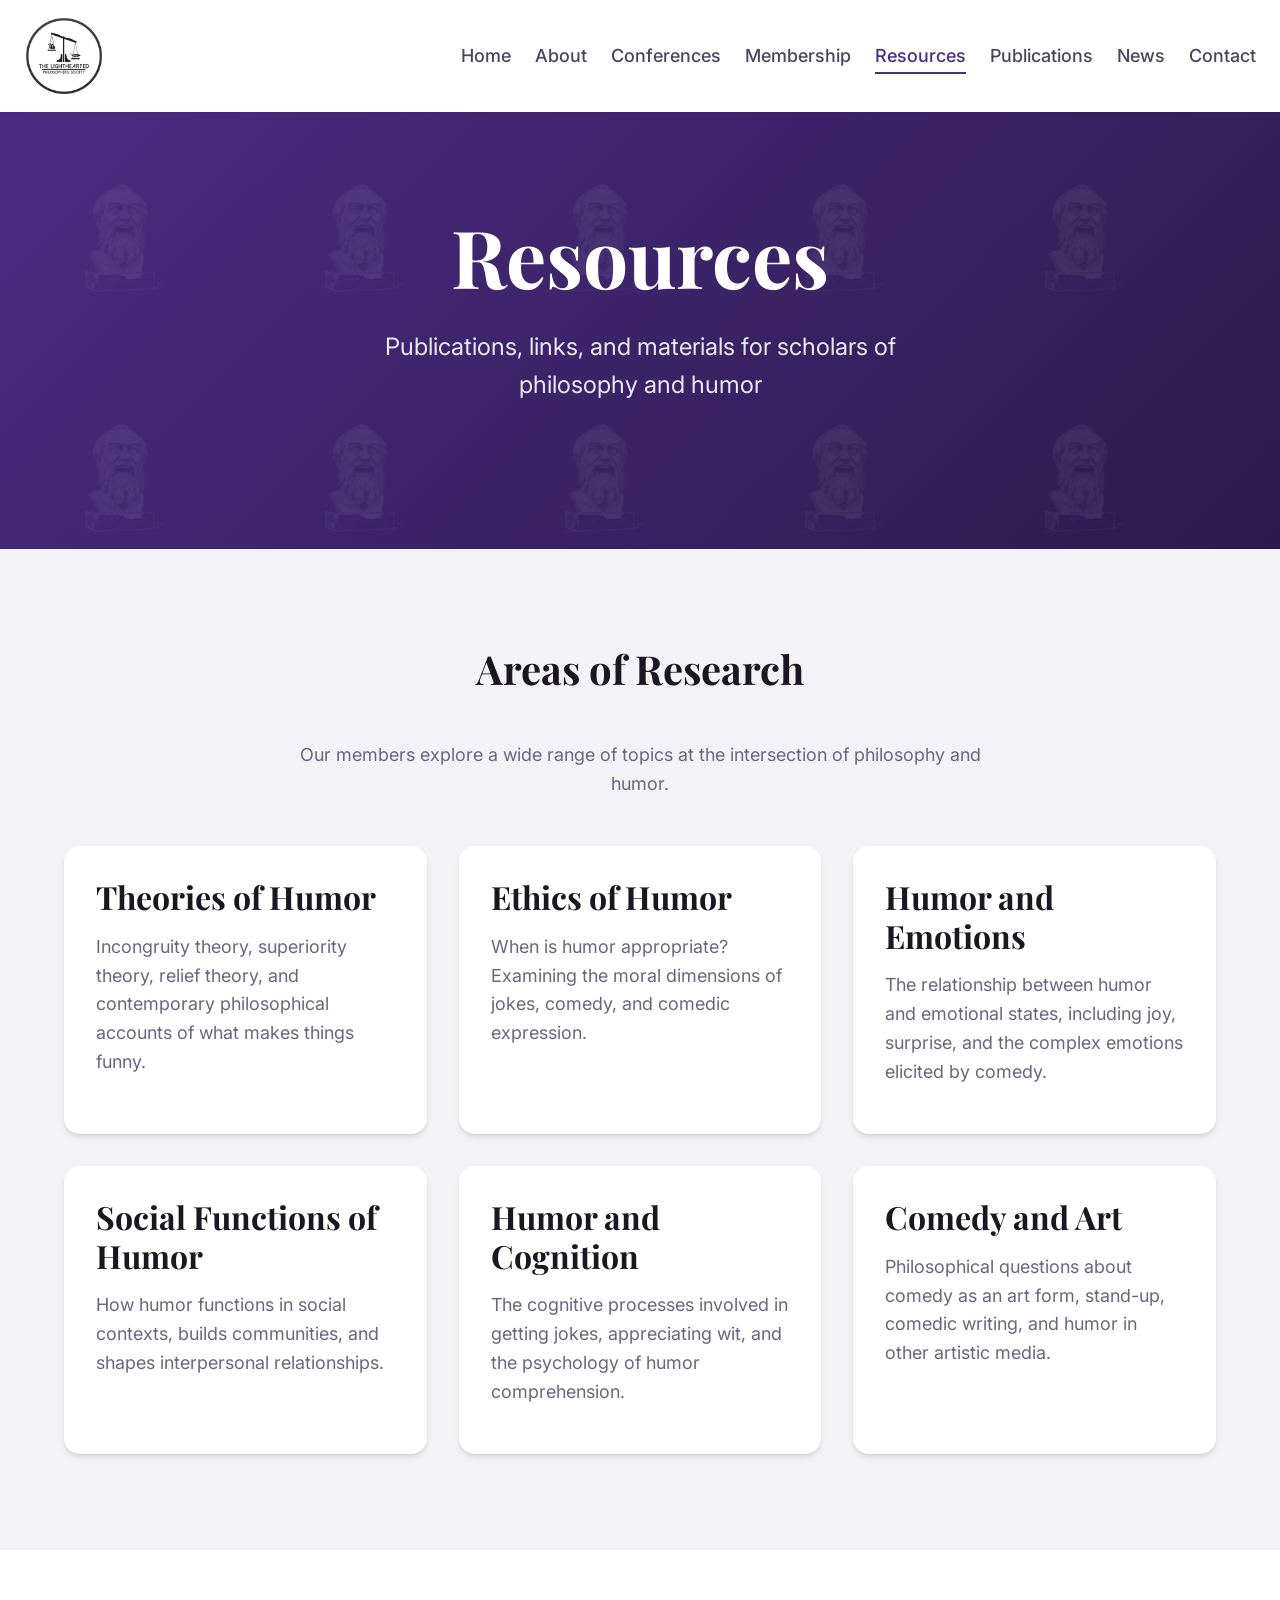
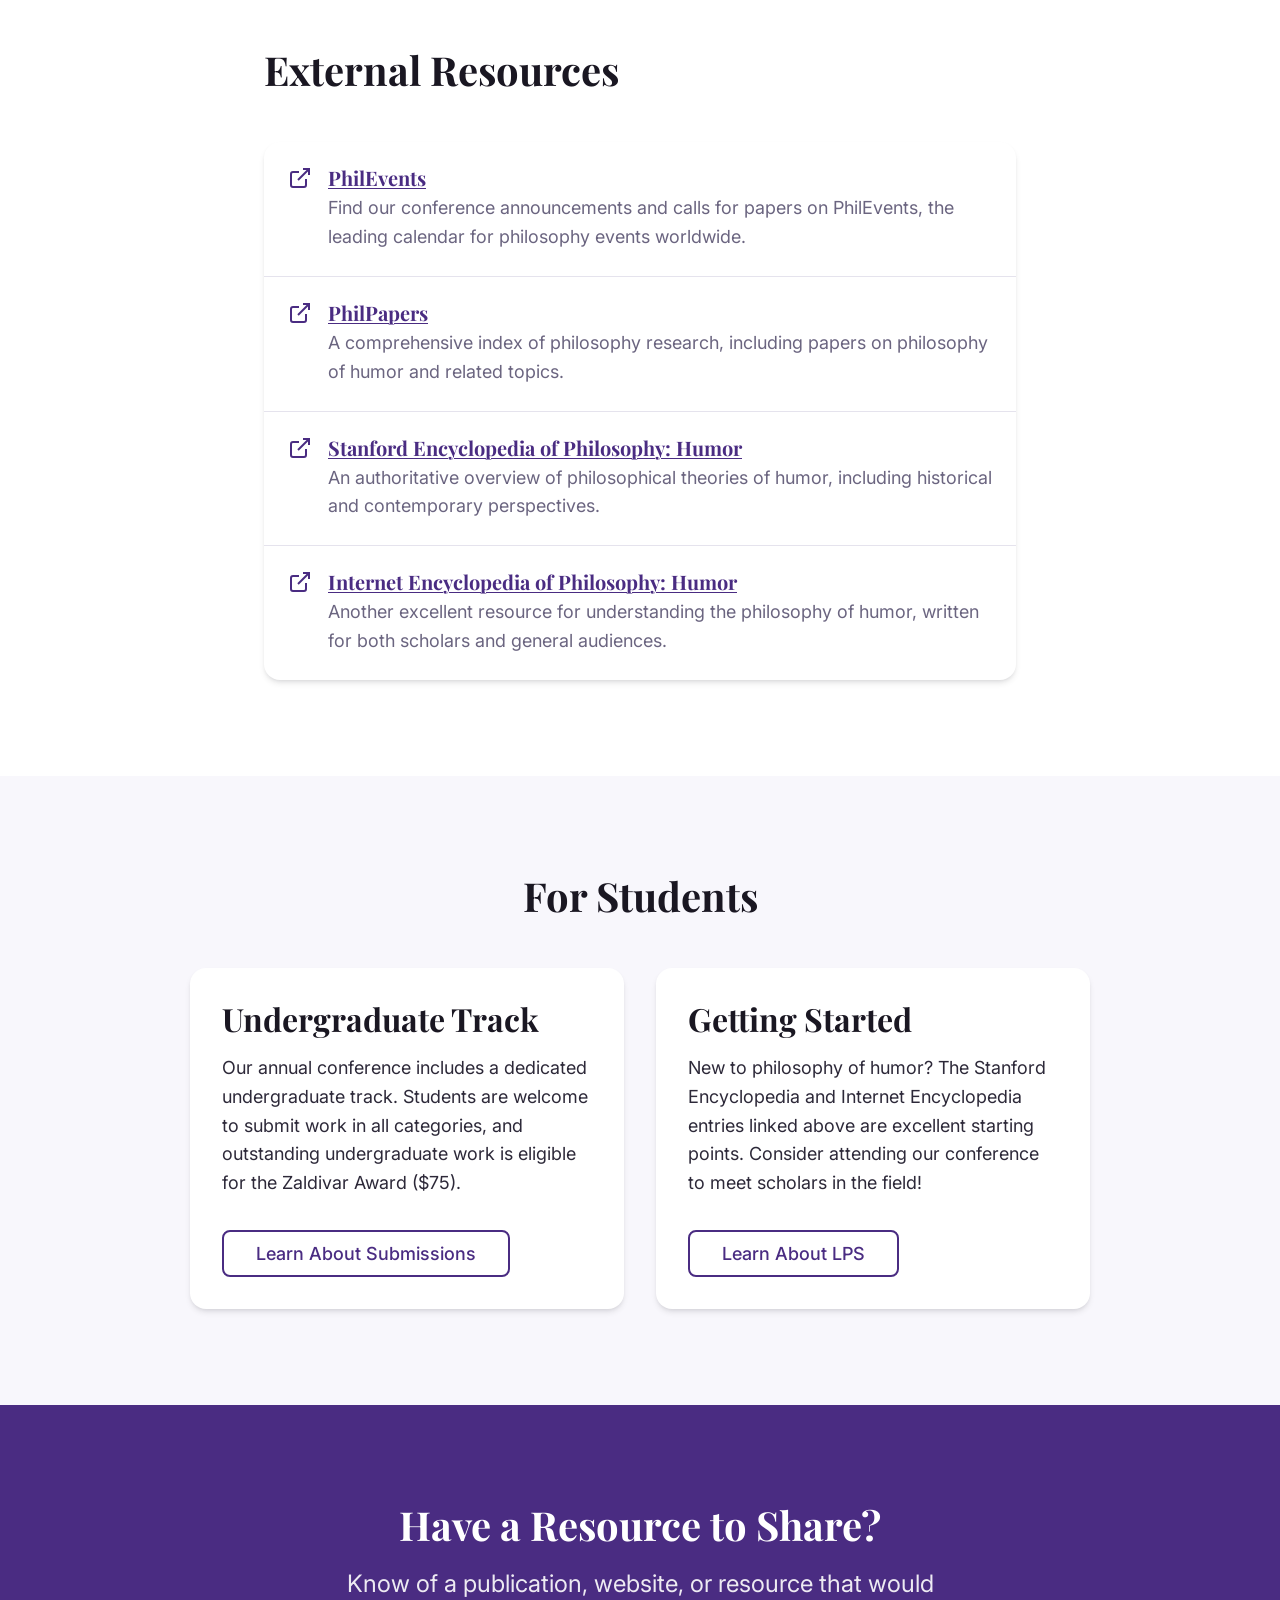
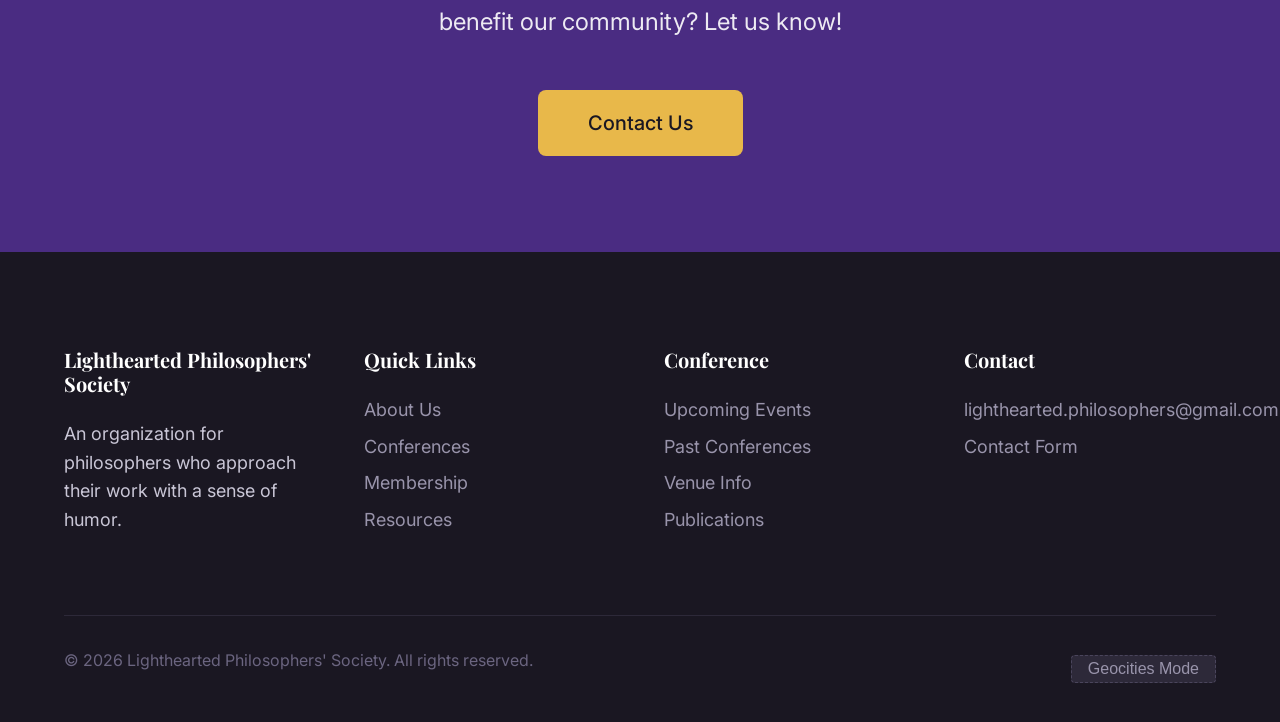
<file: resources.html>
<!DOCTYPE html>
<html lang="en">
<head>
  <meta charset="UTF-8">
  <meta name="viewport" content="width=device-width, initial-scale=1.0">
  <meta name="description" content="Resources for philosophy of humor scholars - publications, links, and materials from the Lighthearted Philosophers' Society.">
  <title>Resources | Lighthearted Philosophers' Society</title>

  <!-- Fonts -->
  <link rel="preconnect" href="https://fonts.googleapis.com">
  <link rel="preconnect" href="https://fonts.gstatic.com" crossorigin>
  <link href="https://fonts.googleapis.com/css2?family=Inter:wght@400;500;600;700&family=Playfair+Display:wght@600;700&display=swap" rel="stylesheet">

  <!-- Styles -->
  <link rel="stylesheet" href="css/style.css">

  <!-- Favicon -->
  <link rel="icon" type="image/png" href="LPS_Logo.png">
</head>
<body>
  <!-- Skip Link for Accessibility -->
  <a href="#main-content" class="skip-link">Skip to main content</a>

  <!-- Header -->
  <header class="header" role="banner">
    <div class="header__inner">
      <a href="index.html" class="logo" aria-label="Lighthearted Philosophers' Society Home">
        <img src="LPS_Logo.png" alt="The Lighthearted Philosophers' Society" class="logo__icon">
      </a>

      <nav class="nav" role="navigation" aria-label="Main navigation">
        <button class="nav-toggle" aria-expanded="false" aria-controls="nav-list" aria-label="Toggle navigation menu">
          <span class="nav-toggle__bar"></span>
          <span class="nav-toggle__bar"></span>
          <span class="nav-toggle__bar"></span>
        </button>

        <ul class="nav__list" id="nav-list">
          <li><a href="index.html" class="nav__link">Home</a></li>
          <li><a href="about.html" class="nav__link">About</a></li>
          <li class="nav__item--dropdown">
            <a href="upcoming-conferences.html" class="nav__link">Conferences</a>
            <ul class="nav__dropdown">
              <li><a href="upcoming-conferences.html" class="nav__dropdown-link">Upcoming Conferences</a></li>
              <li><a href="past-conferences.html" class="nav__dropdown-link">Past Conferences</a></li>
              <li><a href="venue.html" class="nav__dropdown-link">Venue Information</a></li>
            </ul>
          </li>
          <li><a href="membership.html" class="nav__link">Membership</a></li>
          <li><a href="resources.html" class="nav__link nav__link--active">Resources</a></li>
          <li><a href="publications.html" class="nav__link">Publications</a></li>
          <li><a href="news.html" class="nav__link">News</a></li>
          <li><a href="contact.html" class="nav__link">Contact</a></li>
        </ul>
      </nav>
    </div>
  </header>

  <!-- Main Content -->
  <main id="main-content">
    <!-- Page Hero -->
    <section class="hero" style="min-height: 40vh;">
      <div class="hero__bg" aria-hidden="true"></div>
      <div class="hero__content">
        <h1 class="hero__title">Resources</h1>
        <p class="hero__subtitle">
          Publications, links, and materials for scholars of philosophy and humor
        </p>
      </div>
    </section>

    <!-- Research Areas -->
    <section class="section section--gray">
      <div class="container">
        <h2 class="text-center mb-2xl">Areas of Research</h2>
        <p class="text-center text-muted mb-2xl" style="max-width: 700px; margin-left: auto; margin-right: auto;">
          Our members explore a wide range of topics at the intersection of philosophy and humor.
        </p>

        <div class="grid grid--3">
          <div class="card" style="padding: var(--space-xl);">
            <h3>Theories of Humor</h3>
            <p class="text-muted">
              Incongruity theory, superiority theory, relief theory, and contemporary
              philosophical accounts of what makes things funny.
            </p>
          </div>

          <div class="card" style="padding: var(--space-xl);">
            <h3>Ethics of Humor</h3>
            <p class="text-muted">
              When is humor appropriate? Examining the moral dimensions of jokes,
              comedy, and comedic expression.
            </p>
          </div>

          <div class="card" style="padding: var(--space-xl);">
            <h3>Humor and Emotions</h3>
            <p class="text-muted">
              The relationship between humor and emotional states, including joy,
              surprise, and the complex emotions elicited by comedy.
            </p>
          </div>

          <div class="card" style="padding: var(--space-xl);">
            <h3>Social Functions of Humor</h3>
            <p class="text-muted">
              How humor functions in social contexts, builds communities, and
              shapes interpersonal relationships.
            </p>
          </div>

          <div class="card" style="padding: var(--space-xl);">
            <h3>Humor and Cognition</h3>
            <p class="text-muted">
              The cognitive processes involved in getting jokes, appreciating wit,
              and the psychology of humor comprehension.
            </p>
          </div>

          <div class="card" style="padding: var(--space-xl);">
            <h3>Comedy and Art</h3>
            <p class="text-muted">
              Philosophical questions about comedy as an art form, stand-up,
              comedic writing, and humor in other artistic media.
            </p>
          </div>
        </div>
      </div>
    </section>

    <!-- External Resources -->
    <section class="section">
      <div class="container container--narrow">
        <h2 class="mb-2xl">External Resources</h2>

        <ul class="resource-list" style="background: var(--color-white); border-radius: var(--radius-lg); box-shadow: var(--shadow-md);">
          <li class="resource-list__item">
            <svg class="resource-list__icon" viewBox="0 0 24 24" fill="none" stroke="currentColor" stroke-width="2" aria-hidden="true">
              <path d="M18 13v6a2 2 0 0 1-2 2H5a2 2 0 0 1-2-2V8a2 2 0 0 1 2-2h6"/>
              <polyline points="15 3 21 3 21 9"/>
              <line x1="10" y1="14" x2="21" y2="3"/>
            </svg>
            <div>
              <h3 style="font-size: var(--text-lg); margin-bottom: var(--space-xs);">
                <a href="https://philevents.org/" target="_blank" rel="noopener noreferrer">PhilEvents</a>
              </h3>
              <p class="text-muted mb-0">
                Find our conference announcements and calls for papers on PhilEvents,
                the leading calendar for philosophy events worldwide.
              </p>
            </div>
          </li>

          <li class="resource-list__item">
            <svg class="resource-list__icon" viewBox="0 0 24 24" fill="none" stroke="currentColor" stroke-width="2" aria-hidden="true">
              <path d="M18 13v6a2 2 0 0 1-2 2H5a2 2 0 0 1-2-2V8a2 2 0 0 1 2-2h6"/>
              <polyline points="15 3 21 3 21 9"/>
              <line x1="10" y1="14" x2="21" y2="3"/>
            </svg>
            <div>
              <h3 style="font-size: var(--text-lg); margin-bottom: var(--space-xs);">
                <a href="https://philpapers.org/" target="_blank" rel="noopener noreferrer">PhilPapers</a>
              </h3>
              <p class="text-muted mb-0">
                A comprehensive index of philosophy research, including papers on
                philosophy of humor and related topics.
              </p>
            </div>
          </li>

          <li class="resource-list__item">
            <svg class="resource-list__icon" viewBox="0 0 24 24" fill="none" stroke="currentColor" stroke-width="2" aria-hidden="true">
              <path d="M18 13v6a2 2 0 0 1-2 2H5a2 2 0 0 1-2-2V8a2 2 0 0 1 2-2h6"/>
              <polyline points="15 3 21 3 21 9"/>
              <line x1="10" y1="14" x2="21" y2="3"/>
            </svg>
            <div>
              <h3 style="font-size: var(--text-lg); margin-bottom: var(--space-xs);">
                <a href="https://plato.stanford.edu/entries/humor/" target="_blank" rel="noopener noreferrer">Stanford Encyclopedia of Philosophy: Humor</a>
              </h3>
              <p class="text-muted mb-0">
                An authoritative overview of philosophical theories of humor,
                including historical and contemporary perspectives.
              </p>
            </div>
          </li>

          <li class="resource-list__item">
            <svg class="resource-list__icon" viewBox="0 0 24 24" fill="none" stroke="currentColor" stroke-width="2" aria-hidden="true">
              <path d="M18 13v6a2 2 0 0 1-2 2H5a2 2 0 0 1-2-2V8a2 2 0 0 1 2-2h6"/>
              <polyline points="15 3 21 3 21 9"/>
              <line x1="10" y1="14" x2="21" y2="3"/>
            </svg>
            <div>
              <h3 style="font-size: var(--text-lg); margin-bottom: var(--space-xs);">
                <a href="https://iep.utm.edu/humor/" target="_blank" rel="noopener noreferrer">Internet Encyclopedia of Philosophy: Humor</a>
              </h3>
              <p class="text-muted mb-0">
                Another excellent resource for understanding the philosophy of humor,
                written for both scholars and general audiences.
              </p>
            </div>
          </li>
        </ul>
      </div>
    </section>

    <!-- For Students -->
    <section class="section section--off-white">
      <div class="container">
        <h2 class="text-center mb-2xl">For Students</h2>
        <div class="grid grid--2" style="max-width: 900px; margin: 0 auto;">
          <div class="card" style="padding: var(--space-xl);">
            <h3>Undergraduate Track</h3>
            <p>
              Our annual conference includes a dedicated undergraduate track. Students
              are welcome to submit work in all categories, and outstanding undergraduate
              work is eligible for the Zaldivar Award ($75).
            </p>
            <a href="upcoming-conferences.html" class="btn btn--outline mt-md">Learn About Submissions</a>
          </div>

          <div class="card" style="padding: var(--space-xl);">
            <h3>Getting Started</h3>
            <p>
              New to philosophy of humor? The Stanford Encyclopedia and Internet
              Encyclopedia entries linked above are excellent starting points. Consider
              attending our conference to meet scholars in the field!
            </p>
            <a href="about.html" class="btn btn--outline mt-md">Learn About LPS</a>
          </div>
        </div>
      </div>
    </section>

    <!-- CTA -->
    <section class="section section--primary">
      <div class="container text-center">
        <h2>Have a Resource to Share?</h2>
        <p class="hero__subtitle">
          Know of a publication, website, or resource that would benefit our community?
          Let us know!
        </p>
        <a href="contact.html" class="btn btn--secondary btn--lg">Contact Us</a>
      </div>
    </section>
  </main>

  <!-- Footer -->
  <footer class="footer" role="contentinfo">
    <div class="container">
      <div class="footer__grid">
        <div>
          <h3 class="footer__title">Lighthearted Philosophers' Society</h3>
          <p>An organization for philosophers who approach their work with a sense of humor.</p>
        </div>

        <div>
          <h3 class="footer__title">Quick Links</h3>
          <ul class="footer__list">
            <li><a href="about.html" class="footer__link">About Us</a></li>
            <li><a href="upcoming-conferences.html" class="footer__link">Conferences</a></li>
            <li><a href="membership.html" class="footer__link">Membership</a></li>
            <li><a href="resources.html" class="footer__link">Resources</a></li>
          </ul>
        </div>

        <div>
          <h3 class="footer__title">Conference</h3>
          <ul class="footer__list">
            <li><a href="upcoming-conferences.html" class="footer__link">Upcoming Events</a></li>
            <li><a href="past-conferences.html" class="footer__link">Past Conferences</a></li>
            <li><a href="venue.html" class="footer__link">Venue Info</a></li>
            <li><a href="publications.html" class="footer__link">Publications</a></li>
          </ul>
        </div>

        <div>
          <h3 class="footer__title">Contact</h3>
          <ul class="footer__list">
            <li><a href="mailto:lighthearted.philosophers@gmail.com" class="footer__link">lighthearted.philosophers@gmail.com</a></li>
            <li><a href="contact.html" class="footer__link">Contact Form</a></li>
          </ul>
        </div>
      </div>

      <div class="footer__bottom">
        <p class="footer__copyright">
          &copy; <span id="year"></span> Lighthearted Philosophers' Society. All rights reserved.
        </p>
        <button class="geocities-btn" aria-label="Activate Geocities Mode">
          <span>Geocities Mode</span>
        </button>
      </div>
    </div>
  </footer>

  <!-- JavaScript -->
  <script src="js/main.js"></script>
</body>
</html>
</file>
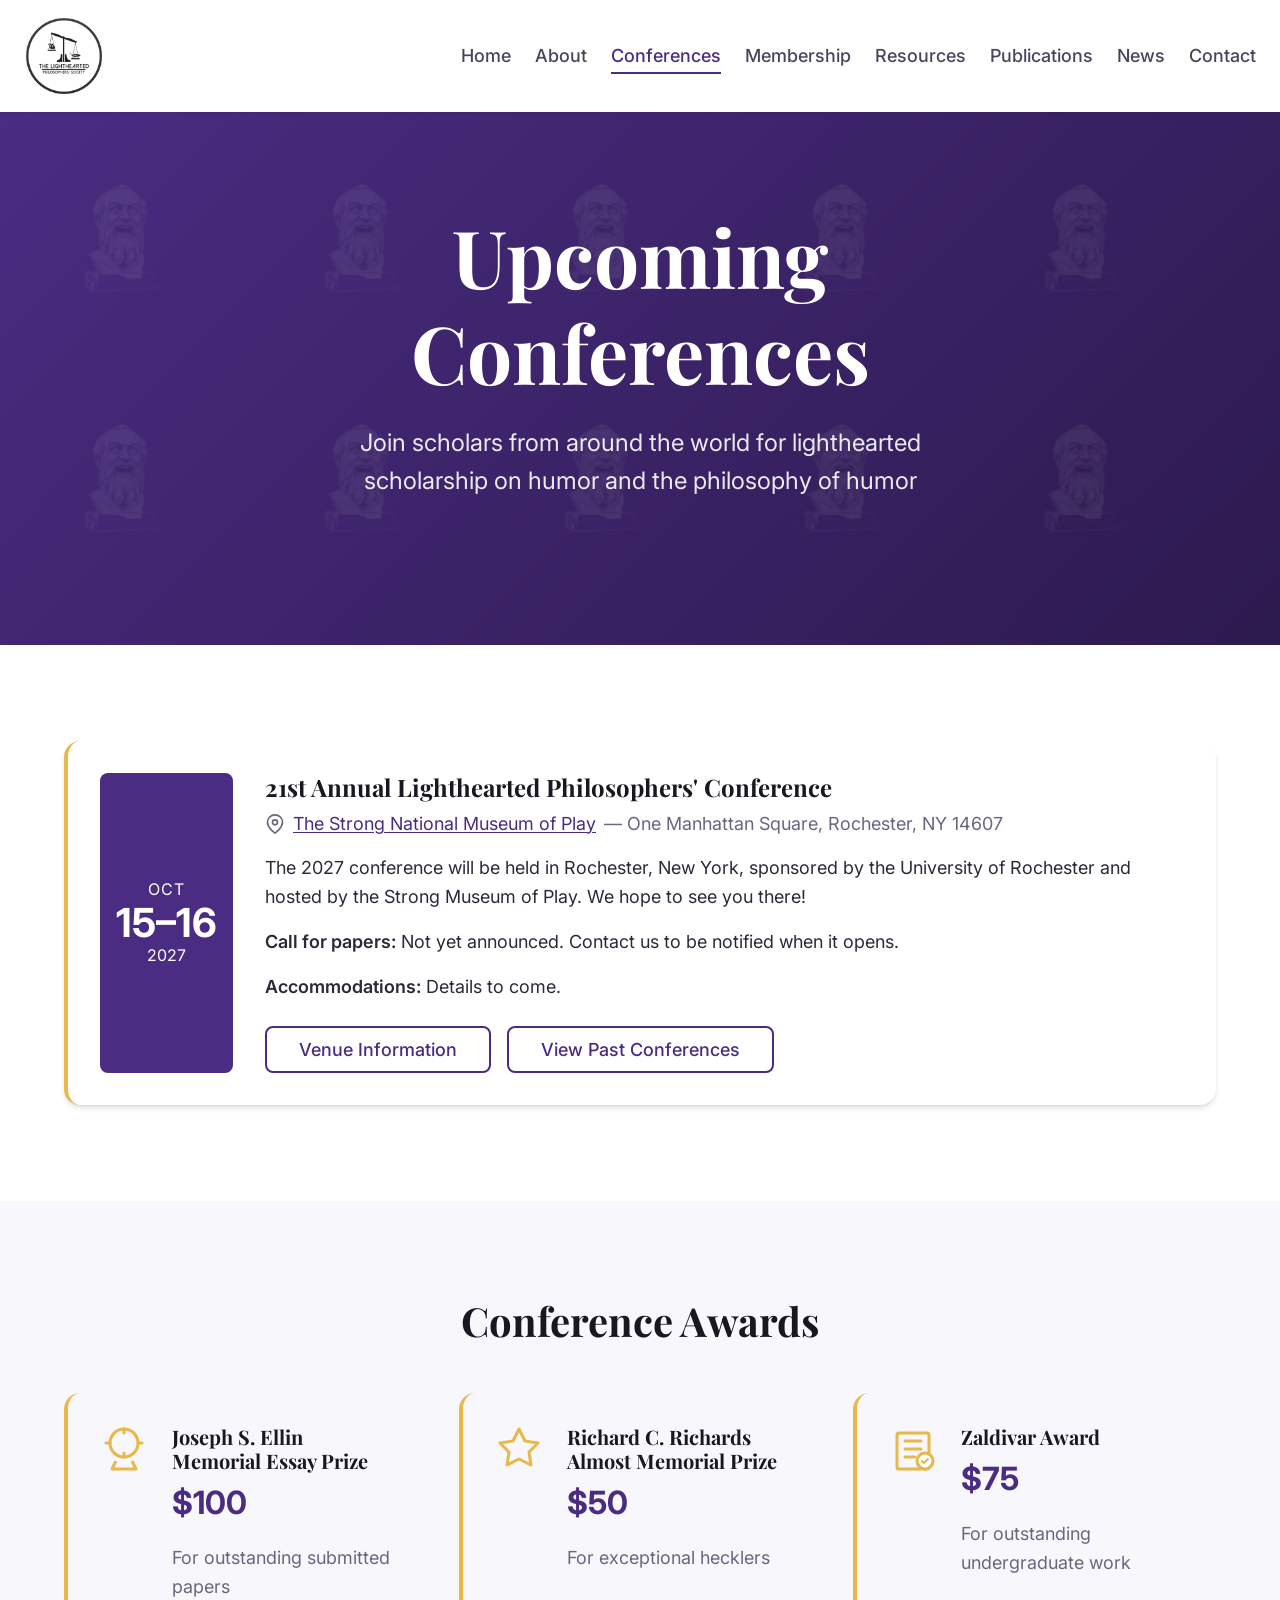
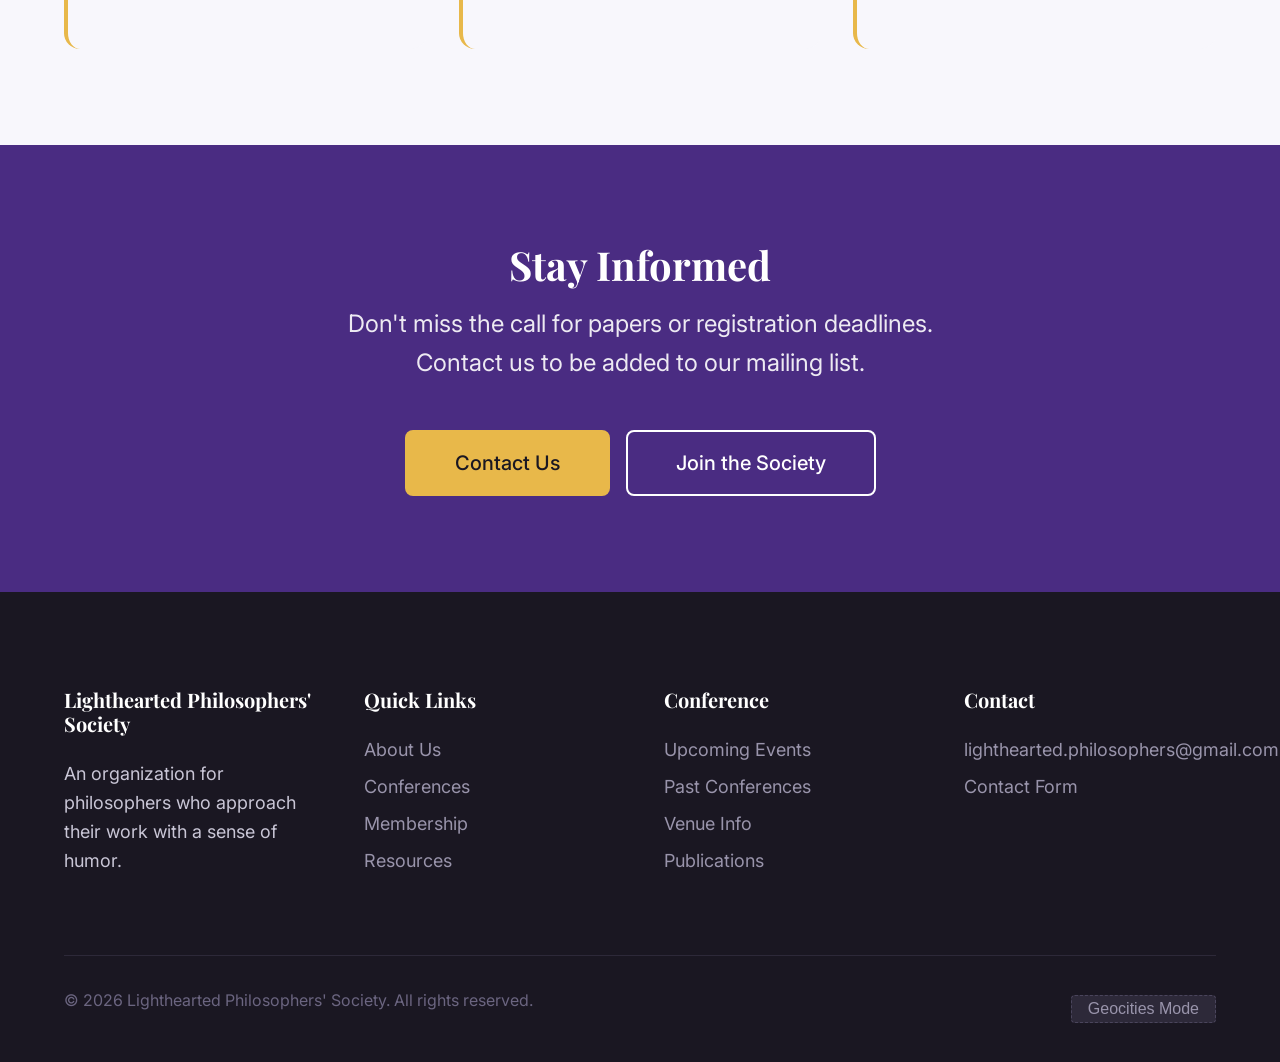
<file: upcoming-conferences.html>
<!DOCTYPE html>
<html lang="en">
<head>
  <meta charset="UTF-8">
  <meta name="viewport" content="width=device-width, initial-scale=1.0">
  <meta name="description" content="Upcoming conferences and events from the Lighthearted Philosophers' Society. Join us for papers on philosophy of humor and humorous philosophy.">
  <title>Upcoming Conferences | Lighthearted Philosophers' Society</title>

  <!-- Fonts -->
  <link rel="preconnect" href="https://fonts.googleapis.com">
  <link rel="preconnect" href="https://fonts.gstatic.com" crossorigin>
  <link href="https://fonts.googleapis.com/css2?family=Inter:wght@400;500;600;700&family=Playfair+Display:wght@600;700&display=swap" rel="stylesheet">

  <!-- Styles -->
  <link rel="stylesheet" href="css/style.css">

  <!-- Favicon -->
  <link rel="icon" type="image/png" href="LPS_Logo.png">
</head>
<body>
  <!-- Skip Link for Accessibility -->
  <a href="#main-content" class="skip-link">Skip to main content</a>

  <!-- Header -->
  <header class="header" role="banner">
    <div class="header__inner">
      <a href="index.html" class="logo" aria-label="Lighthearted Philosophers' Society Home">
        <img src="LPS_Logo.png" alt="The Lighthearted Philosophers' Society" class="logo__icon">
      </a>

      <nav class="nav" role="navigation" aria-label="Main navigation">
        <button class="nav-toggle" aria-expanded="false" aria-controls="nav-list" aria-label="Toggle navigation menu">
          <span class="nav-toggle__bar"></span>
          <span class="nav-toggle__bar"></span>
          <span class="nav-toggle__bar"></span>
        </button>

        <ul class="nav__list" id="nav-list">
          <li><a href="index.html" class="nav__link">Home</a></li>
          <li><a href="about.html" class="nav__link">About</a></li>
          <li class="nav__item--dropdown">
            <a href="upcoming-conferences.html" class="nav__link nav__link--active">Conferences</a>
            <ul class="nav__dropdown">
              <li><a href="upcoming-conferences.html" class="nav__dropdown-link">Upcoming Conferences</a></li>
              <li><a href="past-conferences.html" class="nav__dropdown-link">Past Conferences</a></li>
              <li><a href="venue.html" class="nav__dropdown-link">Venue Information</a></li>
            </ul>
          </li>
          <li><a href="membership.html" class="nav__link">Membership</a></li>
          <li><a href="resources.html" class="nav__link">Resources</a></li>
          <li><a href="publications.html" class="nav__link">Publications</a></li>
          <li><a href="news.html" class="nav__link">News</a></li>
          <li><a href="contact.html" class="nav__link">Contact</a></li>
        </ul>
      </nav>
    </div>
  </header>

  <!-- Main Content -->
  <main id="main-content">
    <!-- Page Hero -->
    <section class="hero" style="min-height: 40vh;">
      <div class="hero__bg" aria-hidden="true"></div>
      <div class="hero__content">
        <h1 class="hero__title">Upcoming Conferences</h1>
        <p class="hero__subtitle">
          Join scholars from around the world for lighthearted scholarship on humor and the philosophy of humor
        </p>
      </div>
    </section>

    <!-- Next Conference -->
    <section class="section">
      <div class="container">
        <div class="event-card" style="border-left: 4px solid var(--color-secondary);">
          <div class="event-card__date">
            <span class="event-card__month">Oct</span>
            <span class="event-card__day">15&ndash;16</span>
            <span class="event-card__year">2027</span>
          </div>
          <div class="event-card__details">
            <h2 class="event-card__title">21st Annual Lighthearted Philosophers' Conference</h2>
            <p class="event-card__location">
              <svg width="20" height="20" viewBox="0 0 24 24" fill="none" stroke="currentColor" stroke-width="2" aria-hidden="true">
                <path d="M21 10c0 7-9 13-9 13s-9-6-9-13a9 9 0 0 1 18 0z"/>
                <circle cx="12" cy="10" r="3"/>
              </svg>
              <a href="https://www.museumofplay.org/" target="_blank" rel="noopener">The Strong National Museum of Play</a> &mdash; One Manhattan Square, Rochester, NY 14607
            </p>
            <p>
              The 2027 conference will be held in Rochester, New York, sponsored by the University of Rochester and
              hosted by the Strong Museum of Play. We hope to see you there!
            </p>
            <p>
              <strong>Call for papers:</strong> Not yet announced. Contact us to be notified when it opens.
            </p>
            <p>
              <strong>Accommodations:</strong> Details to come.
            </p>
            <div class="flex gap-md flex-wrap mt-lg">
              <a href="venue.html" class="btn btn--outline">Venue Information</a>
              <a href="past-conferences.html" class="btn btn--outline">View Past Conferences</a>
            </div>
          </div>
        </div>
      </div>
    </section>

    <!-- Awards -->
    <section class="section section--off-white">
      <div class="container">
        <h2 class="text-center mb-2xl">Conference Awards</h2>
        <div class="grid grid--3">
          <div class="award">
            <svg class="award__icon" viewBox="0 0 48 48" fill="none" xmlns="http://www.w3.org/2000/svg" aria-hidden="true">
              <circle cx="24" cy="18" r="14" stroke="currentColor" stroke-width="3"/>
              <path d="M24 4v4M24 28v4M10 18H6M42 18h-4" stroke="currentColor" stroke-width="3" stroke-linecap="round"/>
              <path d="M16 36l-4 8h24l-4-8" stroke="currentColor" stroke-width="3" stroke-linejoin="round"/>
            </svg>
            <div>
              <h3 class="award__title">Joseph S. Ellin Memorial Essay Prize</h3>
              <p class="award__amount">$100</p>
              <p class="text-muted">For outstanding submitted papers</p>
            </div>
          </div>

          <div class="award">
            <svg class="award__icon" viewBox="0 0 48 48" fill="none" xmlns="http://www.w3.org/2000/svg" aria-hidden="true">
              <path d="M24 4l6 12 13 2-9 9 2 13-12-6-12 6 2-13-9-9 13-2 6-12z" stroke="currentColor" stroke-width="3" stroke-linejoin="round"/>
            </svg>
            <div>
              <h3 class="award__title">Richard C. Richards Almost Memorial Prize</h3>
              <p class="award__amount">$50</p>
              <p class="text-muted">For exceptional hecklers</p>
            </div>
          </div>

          <div class="award">
            <svg class="award__icon" viewBox="0 0 48 48" fill="none" xmlns="http://www.w3.org/2000/svg" aria-hidden="true">
              <rect x="8" y="8" width="32" height="36" rx="2" stroke="currentColor" stroke-width="3"/>
              <path d="M16 16h16M16 24h16M16 32h10" stroke="currentColor" stroke-width="3" stroke-linecap="round"/>
              <circle cx="36" cy="36" r="8" fill="white" stroke="currentColor" stroke-width="3"/>
              <path d="M33 36l2 2 4-4" stroke="currentColor" stroke-width="2" stroke-linecap="round" stroke-linejoin="round"/>
            </svg>
            <div>
              <h3 class="award__title">Zaldivar Award</h3>
              <p class="award__amount">$75</p>
              <p class="text-muted">For outstanding undergraduate work</p>
            </div>
          </div>
        </div>
      </div>
    </section>

    <!-- CTA -->
    <section class="section section--primary">
      <div class="container text-center">
        <h2>Stay Informed</h2>
        <p class="hero__subtitle">
          Don't miss the call for papers or registration deadlines.
          Contact us to be added to our mailing list.
        </p>
        <div class="flex justify-center gap-md flex-wrap">
          <a href="contact.html" class="btn btn--secondary btn--lg">Contact Us</a>
          <a href="membership.html" class="btn btn--outline-white btn--lg">Join the Society</a>
        </div>
      </div>
    </section>
  </main>

  <!-- Footer -->
  <footer class="footer" role="contentinfo">
    <div class="container">
      <div class="footer__grid">
        <div>
          <h3 class="footer__title">Lighthearted Philosophers' Society</h3>
          <p>An organization for philosophers who approach their work with a sense of humor.</p>
        </div>

        <div>
          <h3 class="footer__title">Quick Links</h3>
          <ul class="footer__list">
            <li><a href="about.html" class="footer__link">About Us</a></li>
            <li><a href="upcoming-conferences.html" class="footer__link">Conferences</a></li>
            <li><a href="membership.html" class="footer__link">Membership</a></li>
            <li><a href="resources.html" class="footer__link">Resources</a></li>
          </ul>
        </div>

        <div>
          <h3 class="footer__title">Conference</h3>
          <ul class="footer__list">
            <li><a href="upcoming-conferences.html" class="footer__link">Upcoming Events</a></li>
            <li><a href="past-conferences.html" class="footer__link">Past Conferences</a></li>
            <li><a href="venue.html" class="footer__link">Venue Info</a></li>
            <li><a href="publications.html" class="footer__link">Publications</a></li>
          </ul>
        </div>

        <div>
          <h3 class="footer__title">Contact</h3>
          <ul class="footer__list">
            <li><a href="mailto:lighthearted.philosophers@gmail.com" class="footer__link">lighthearted.philosophers@gmail.com</a></li>
            <li><a href="contact.html" class="footer__link">Contact Form</a></li>
          </ul>
        </div>
      </div>

      <div class="footer__bottom">
        <p class="footer__copyright">
          &copy; <span id="year"></span> Lighthearted Philosophers' Society. All rights reserved.
        </p>
        <button class="geocities-btn" aria-label="Activate Geocities Mode">
          <span>Geocities Mode</span>
        </button>
      </div>
    </div>
  </footer>

  <!-- JavaScript -->
  <script src="js/main.js"></script>
</body>
</html>
</file>
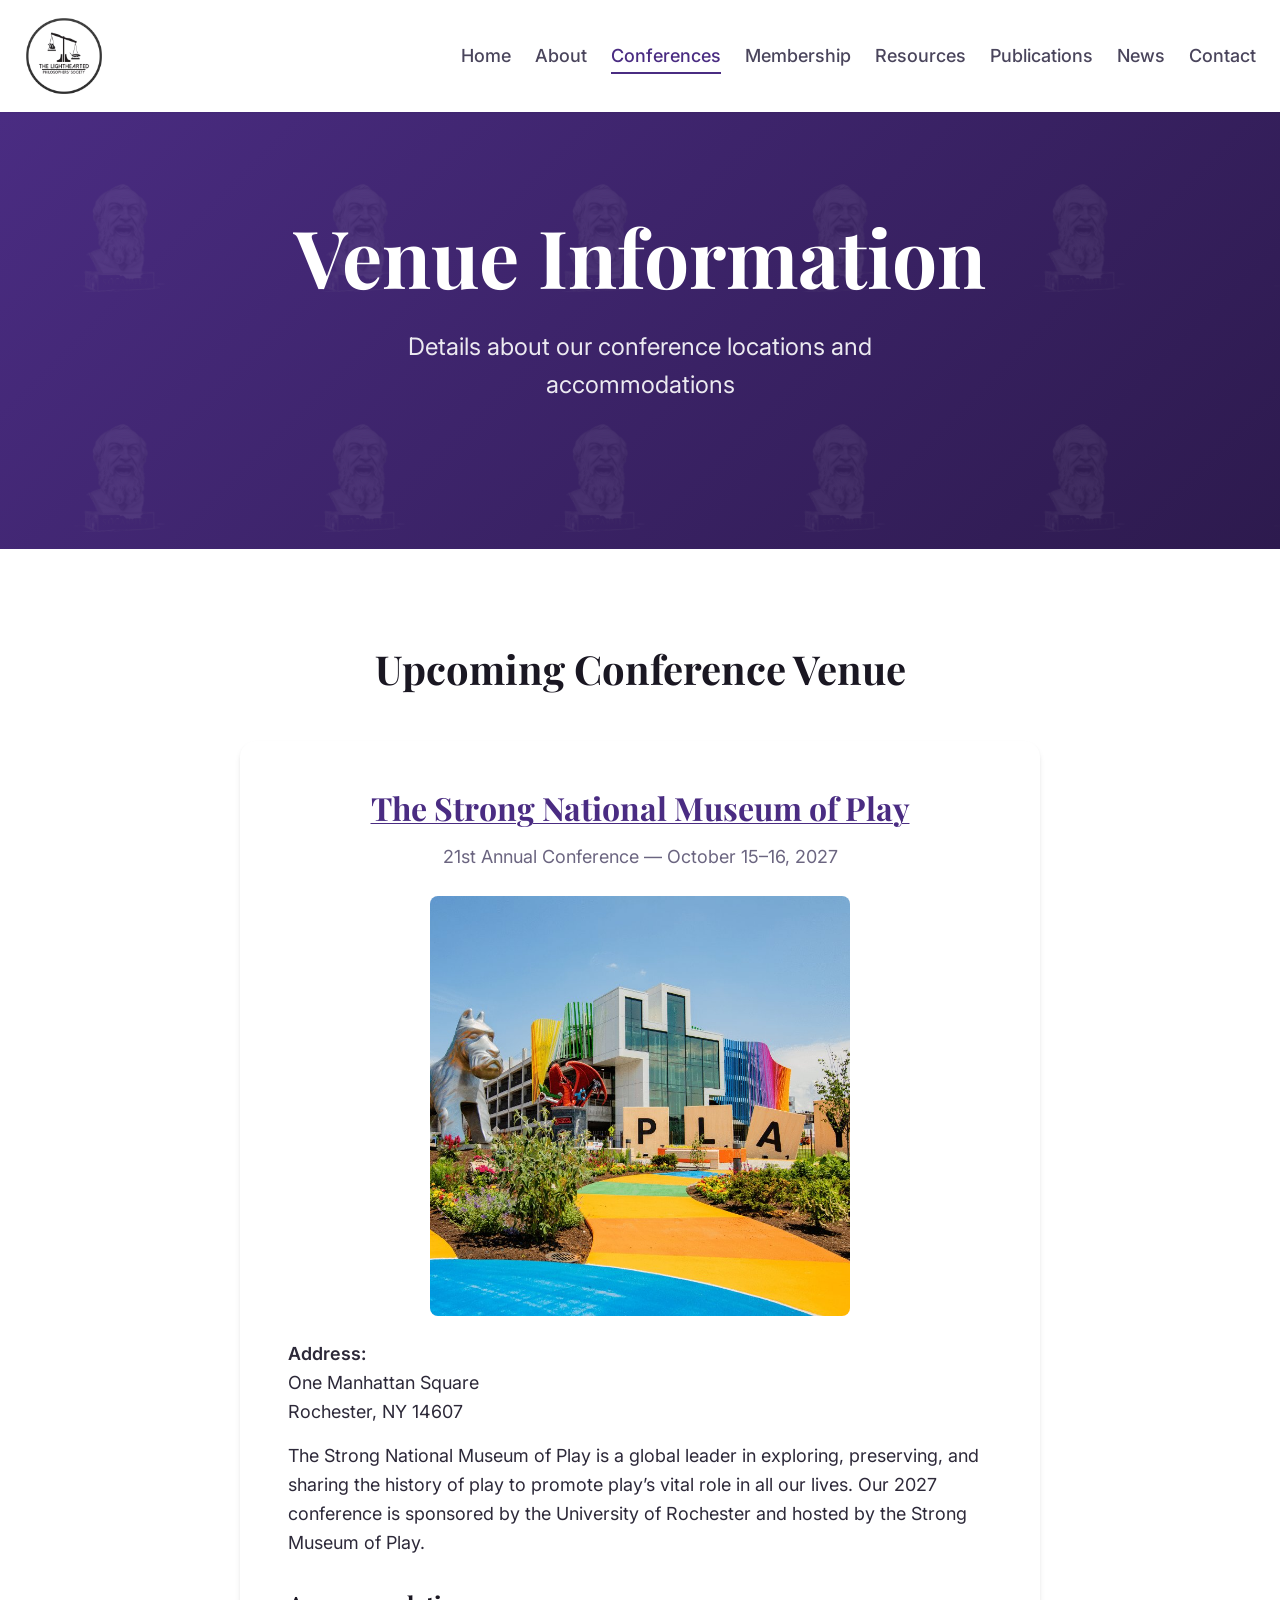
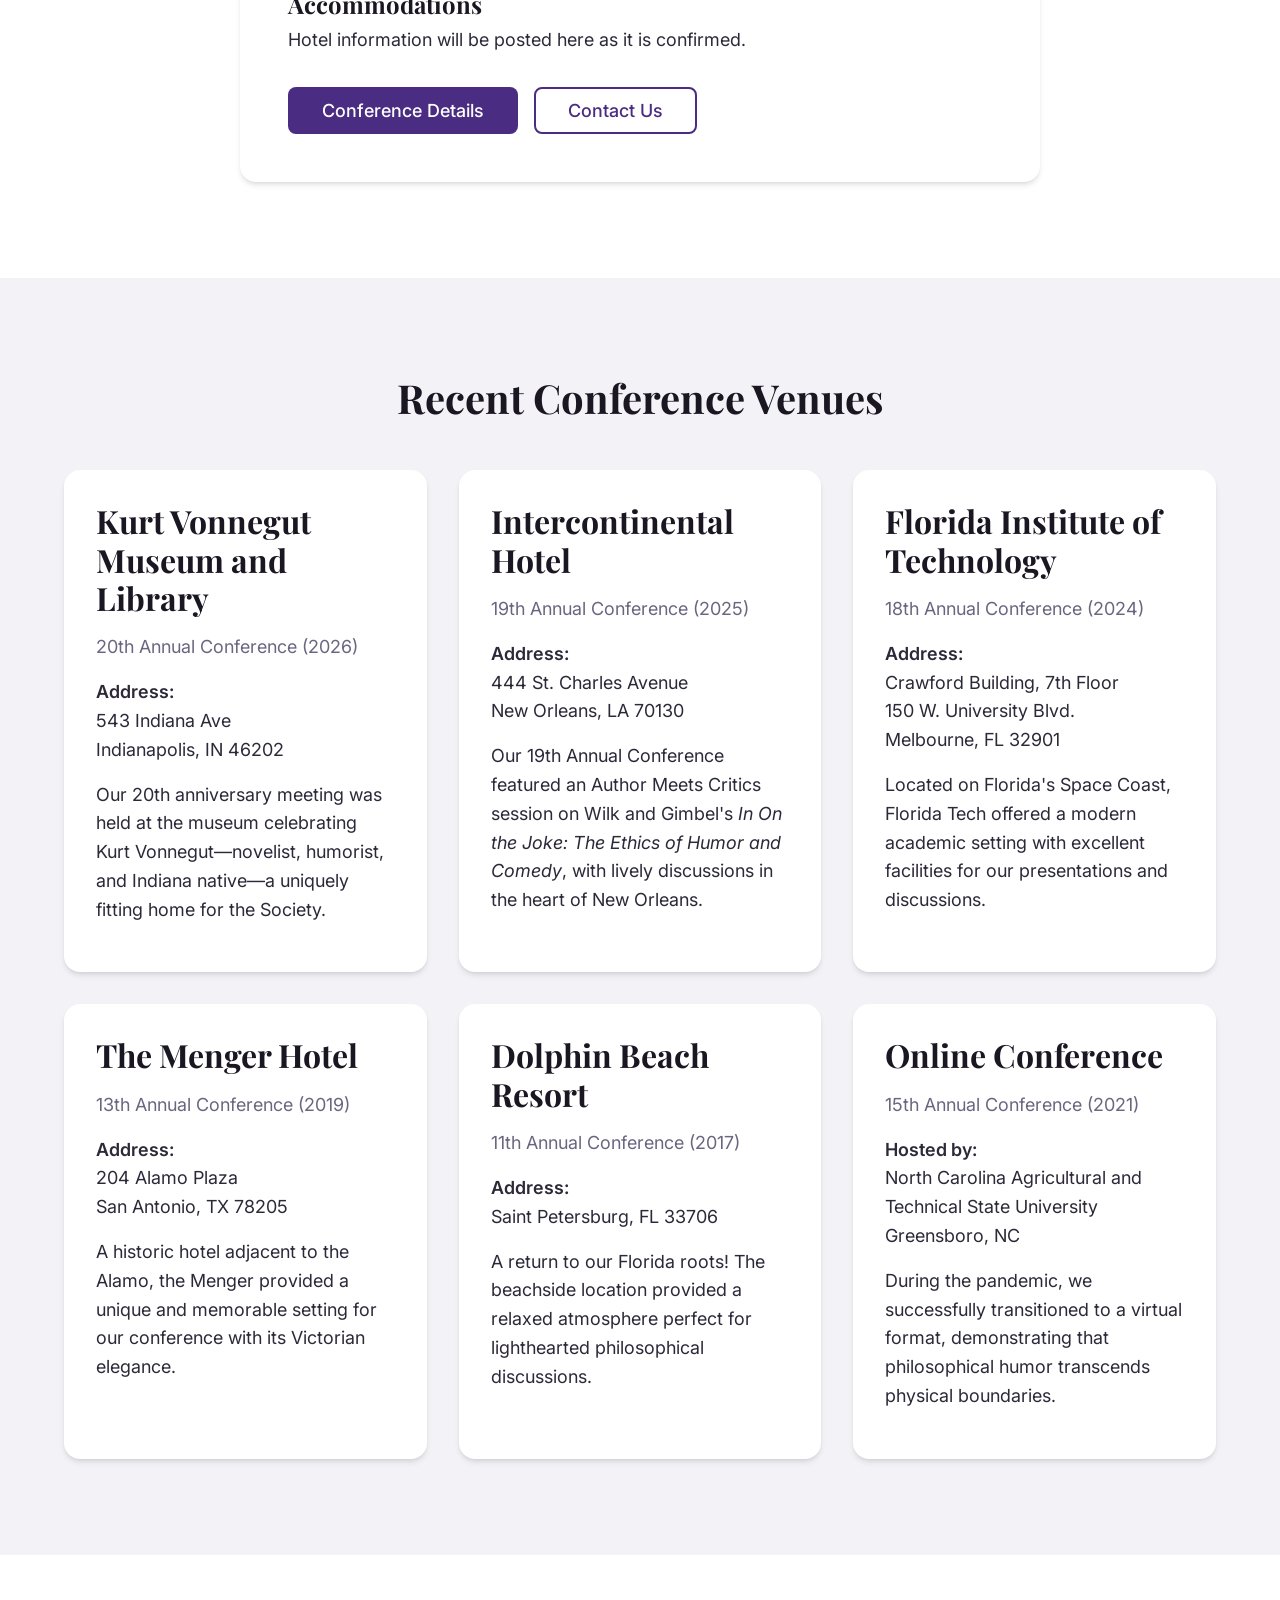
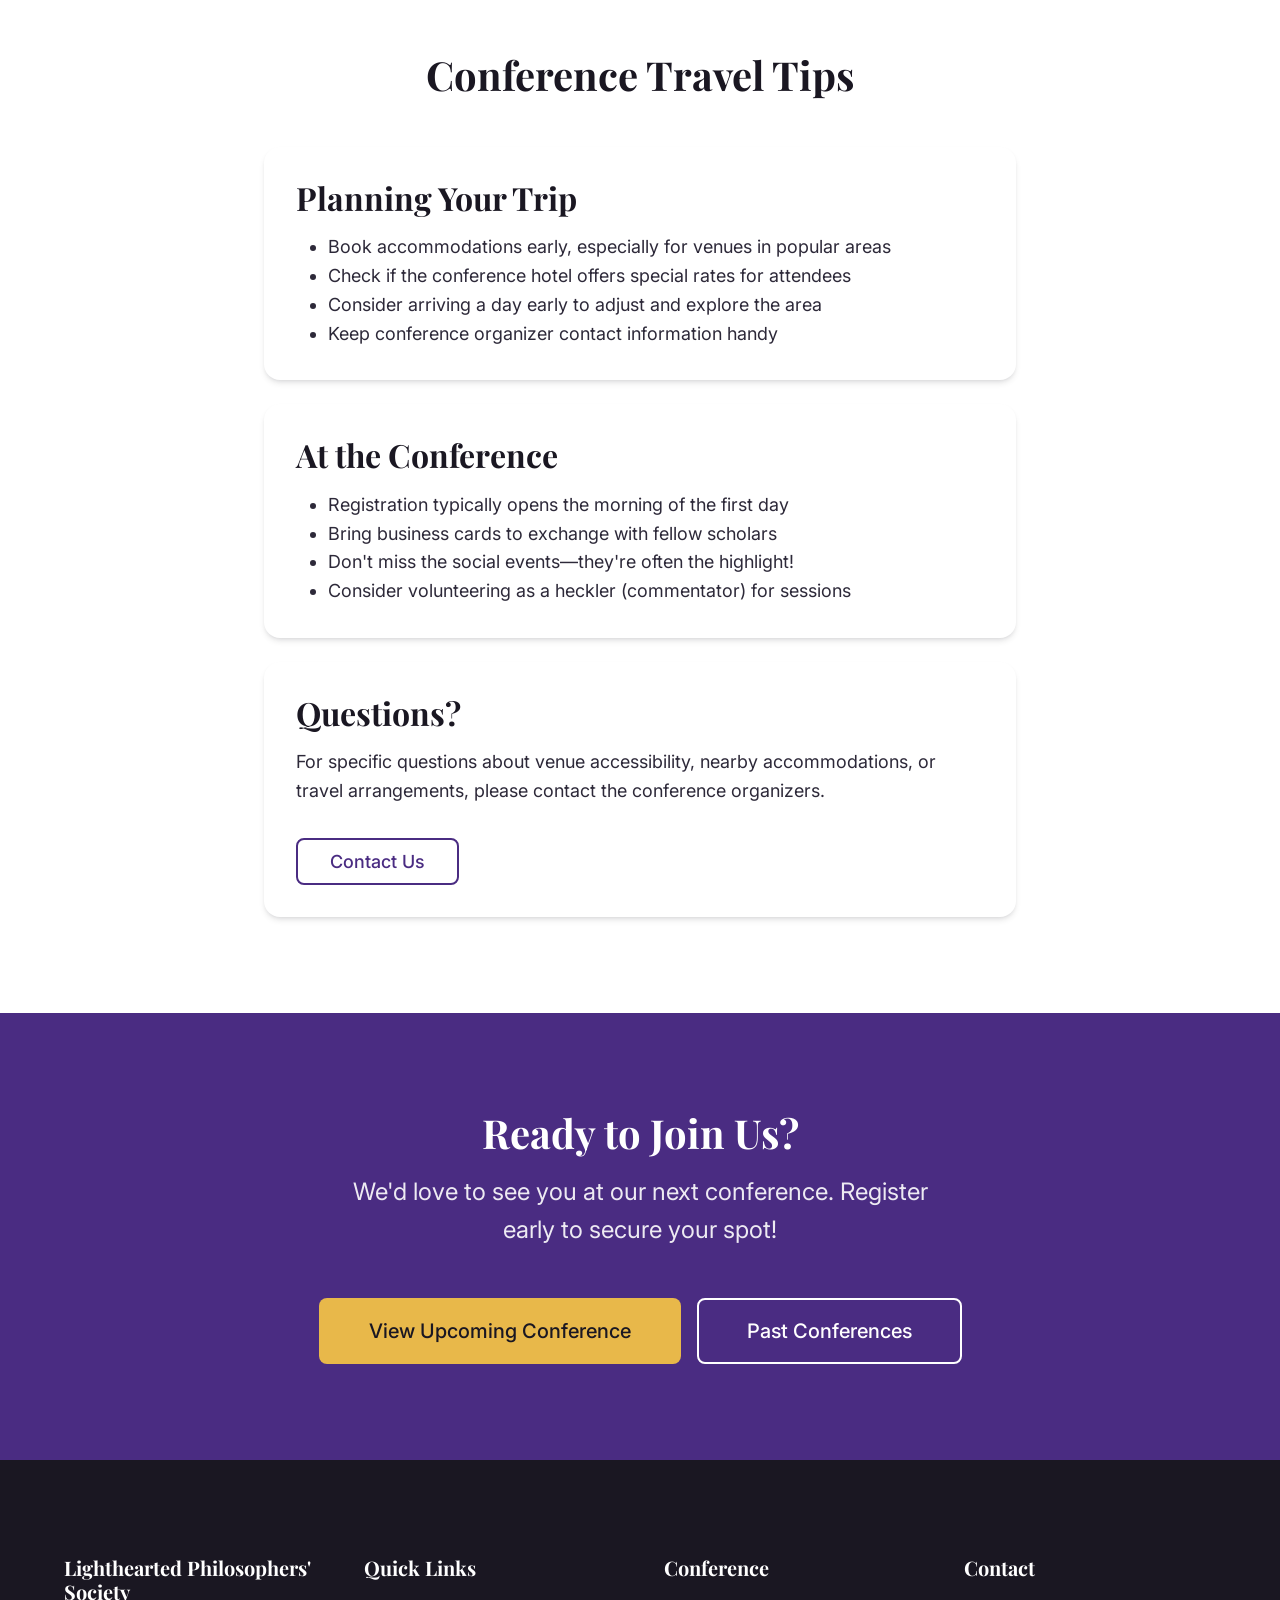
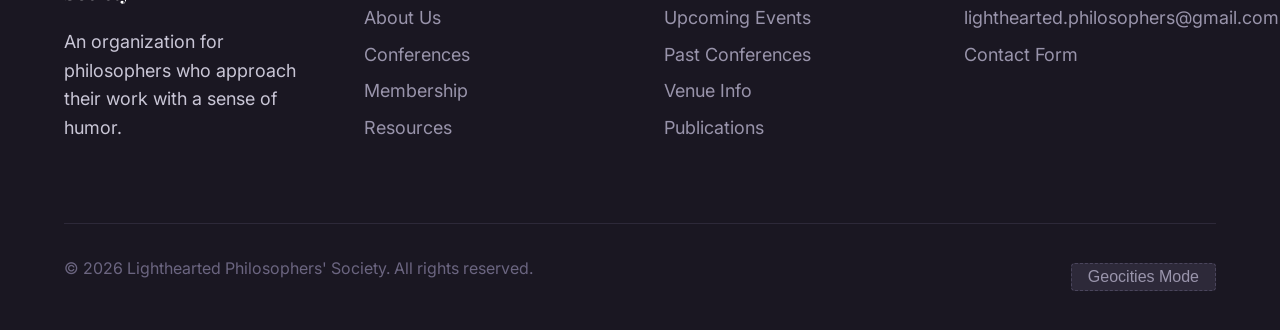
<file: venue.html>
<!DOCTYPE html>
<html lang="en">
<head>
  <meta charset="UTF-8">
  <meta name="viewport" content="width=device-width, initial-scale=1.0">
  <meta name="description" content="Venue information for Lighthearted Philosophers' Society conferences.">
  <title>Venue Information | Lighthearted Philosophers' Society</title>

  <!-- Fonts -->
  <link rel="preconnect" href="https://fonts.googleapis.com">
  <link rel="preconnect" href="https://fonts.gstatic.com" crossorigin>
  <link href="https://fonts.googleapis.com/css2?family=Inter:wght@400;500;600;700&family=Playfair+Display:wght@600;700&display=swap" rel="stylesheet">

  <!-- Styles -->
  <link rel="stylesheet" href="css/style.css">

  <!-- Favicon -->
  <link rel="icon" type="image/png" href="LPS_Logo.png">
</head>
<body>
  <!-- Skip Link for Accessibility -->
  <a href="#main-content" class="skip-link">Skip to main content</a>

  <!-- Header -->
  <header class="header" role="banner">
    <div class="header__inner">
      <a href="index.html" class="logo" aria-label="Lighthearted Philosophers' Society Home">
        <img src="LPS_Logo.png" alt="The Lighthearted Philosophers' Society" class="logo__icon">
      </a>

      <nav class="nav" role="navigation" aria-label="Main navigation">
        <button class="nav-toggle" aria-expanded="false" aria-controls="nav-list" aria-label="Toggle navigation menu">
          <span class="nav-toggle__bar"></span>
          <span class="nav-toggle__bar"></span>
          <span class="nav-toggle__bar"></span>
        </button>

        <ul class="nav__list" id="nav-list">
          <li><a href="index.html" class="nav__link">Home</a></li>
          <li><a href="about.html" class="nav__link">About</a></li>
          <li class="nav__item--dropdown">
            <a href="upcoming-conferences.html" class="nav__link nav__link--active">Conferences</a>
            <ul class="nav__dropdown">
              <li><a href="upcoming-conferences.html" class="nav__dropdown-link">Upcoming Conferences</a></li>
              <li><a href="past-conferences.html" class="nav__dropdown-link">Past Conferences</a></li>
              <li><a href="venue.html" class="nav__dropdown-link">Venue Information</a></li>
            </ul>
          </li>
          <li><a href="membership.html" class="nav__link">Membership</a></li>
          <li><a href="resources.html" class="nav__link">Resources</a></li>
          <li><a href="publications.html" class="nav__link">Publications</a></li>
          <li><a href="news.html" class="nav__link">News</a></li>
          <li><a href="contact.html" class="nav__link">Contact</a></li>
        </ul>
      </nav>
    </div>
  </header>

  <!-- Main Content -->
  <main id="main-content">
    <!-- Page Hero -->
    <section class="hero" style="min-height: 40vh;">
      <div class="hero__bg" aria-hidden="true"></div>
      <div class="hero__content">
        <h1 class="hero__title">Venue Information</h1>
        <p class="hero__subtitle">
          Details about our conference locations and accommodations
        </p>
      </div>
    </section>

    <!-- Current Venue -->
    <section class="section">
      <div class="container">
        <h2 class="text-center mb-2xl">Upcoming Conference Venue</h2>
        <div class="card" style="max-width: 800px; margin: 0 auto; padding: var(--space-2xl);">
          <h3 class="text-center"><a href="https://www.museumofplay.org/" target="_blank" rel="noopener">The Strong National Museum of Play</a></h3>
          <p class="text-center text-muted mb-lg">21st Annual Conference &mdash; October 15&ndash;16, 2027</p>

          <img src="images/venues/strong-museum.jpg" alt="The Strong National Museum of Play, with a colorful path, a large silver dog sculpture, a red dragon, and giant letters spelling PLAY" style="display: block; width: 100%; max-width: 420px; height: auto; margin: 0 auto var(--space-lg); border-radius: var(--radius-md);" loading="lazy">

          <p>
            <strong>Address:</strong><br>
            One Manhattan Square<br>
            Rochester, NY 14607
          </p>

          <p class="mt-md">
            The Strong National Museum of Play is a global leader in exploring, preserving, and sharing the
            history of play to promote play&rsquo;s vital role in all our lives. Our 2027 conference is
            sponsored by the University of Rochester and hosted by the Strong Museum of Play.
          </p>

          <h4 class="mt-xl" style="margin-bottom: var(--space-sm);">Accommodations</h4>
          <p>
            Hotel information will be posted here as it is confirmed.
          </p>

          <div class="flex gap-md flex-wrap mt-xl">
            <a href="upcoming-conferences.html" class="btn btn--primary">Conference Details</a>
            <a href="contact.html" class="btn btn--outline">Contact Us</a>
          </div>
        </div>
      </div>
    </section>

    <!-- Past Venues -->
    <section class="section section--gray">
      <div class="container">
        <h2 class="text-center mb-2xl">Recent Conference Venues</h2>
        <div class="grid grid--2">

          <!-- Kurt Vonnegut Museum and Library -->
          <div class="card" style="padding: var(--space-xl);">
            <h3>Kurt Vonnegut Museum and Library</h3>
            <p class="text-muted mb-md">20th Annual Conference (2026)</p>
            <p>
              <strong>Address:</strong><br>
              543 Indiana Ave<br>
              Indianapolis, IN 46202
            </p>
            <p class="mt-md">
              Our 20th anniversary meeting was held at the museum celebrating Kurt Vonnegut&mdash;novelist,
              humorist, and Indiana native&mdash;a uniquely fitting home for the Society.
            </p>
          </div>

          <!-- Intercontinental Hotel, New Orleans -->
          <div class="card" style="padding: var(--space-xl);">
            <h3>Intercontinental Hotel</h3>
            <p class="text-muted mb-md">19th Annual Conference (2025)</p>
            <p>
              <strong>Address:</strong><br>
              444 St. Charles Avenue<br>
              New Orleans, LA 70130
            </p>
            <p class="mt-md">
              Our 19th Annual Conference featured an Author Meets Critics session on
              Wilk and Gimbel's <em>In On the Joke: The Ethics of Humor and Comedy</em>,
              with lively discussions in the heart of New Orleans.
            </p>
          </div>

          <!-- Florida Institute of Technology -->
          <div class="card" style="padding: var(--space-xl);">
            <h3>Florida Institute of Technology</h3>
            <p class="text-muted mb-md">18th Annual Conference (2024)</p>
            <p>
              <strong>Address:</strong><br>
              Crawford Building, 7th Floor<br>
              150 W. University Blvd.<br>
              Melbourne, FL 32901
            </p>
            <p class="mt-md">
              Located on Florida's Space Coast, Florida Tech offered a modern academic
              setting with excellent facilities for our presentations and discussions.
            </p>
          </div>

          <!-- The Menger Hotel -->
          <div class="card" style="padding: var(--space-xl);">
            <h3>The Menger Hotel</h3>
            <p class="text-muted mb-md">13th Annual Conference (2019)</p>
            <p>
              <strong>Address:</strong><br>
              204 Alamo Plaza<br>
              San Antonio, TX 78205
            </p>
            <p class="mt-md">
              A historic hotel adjacent to the Alamo, the Menger provided a unique
              and memorable setting for our conference with its Victorian elegance.
            </p>
          </div>

          <!-- Dolphin Beach Resort -->
          <div class="card" style="padding: var(--space-xl);">
            <h3>Dolphin Beach Resort</h3>
            <p class="text-muted mb-md">11th Annual Conference (2017)</p>
            <p>
              <strong>Address:</strong><br>
              Saint Petersburg, FL 33706
            </p>
            <p class="mt-md">
              A return to our Florida roots! The beachside location provided a
              relaxed atmosphere perfect for lighthearted philosophical discussions.
            </p>
          </div>

          <!-- NC A&T (Online) -->
          <div class="card" style="padding: var(--space-xl);">
            <h3>Online Conference</h3>
            <p class="text-muted mb-md">15th Annual Conference (2021)</p>
            <p>
              <strong>Hosted by:</strong><br>
              North Carolina Agricultural and Technical State University<br>
              Greensboro, NC
            </p>
            <p class="mt-md">
              During the pandemic, we successfully transitioned to a virtual format,
              demonstrating that philosophical humor transcends physical boundaries.
            </p>
          </div>

        </div>
      </div>
    </section>

    <!-- Travel Tips -->
    <section class="section">
      <div class="container container--narrow">
        <h2 class="text-center mb-2xl">Conference Travel Tips</h2>

        <div class="card mb-lg" style="padding: var(--space-xl);">
          <h3>Planning Your Trip</h3>
          <ul style="margin-left: var(--space-xl);">
            <li>Book accommodations early, especially for venues in popular areas</li>
            <li>Check if the conference hotel offers special rates for attendees</li>
            <li>Consider arriving a day early to adjust and explore the area</li>
            <li>Keep conference organizer contact information handy</li>
          </ul>
        </div>

        <div class="card mb-lg" style="padding: var(--space-xl);">
          <h3>At the Conference</h3>
          <ul style="margin-left: var(--space-xl);">
            <li>Registration typically opens the morning of the first day</li>
            <li>Bring business cards to exchange with fellow scholars</li>
            <li>Don't miss the social events&mdash;they're often the highlight!</li>
            <li>Consider volunteering as a heckler (commentator) for sessions</li>
          </ul>
        </div>

        <div class="card" style="padding: var(--space-xl);">
          <h3>Questions?</h3>
          <p>
            For specific questions about venue accessibility, nearby accommodations,
            or travel arrangements, please contact the conference organizers.
          </p>
          <a href="contact.html" class="btn btn--outline mt-md">Contact Us</a>
        </div>
      </div>
    </section>

    <!-- CTA -->
    <section class="section section--primary">
      <div class="container text-center">
        <h2>Ready to Join Us?</h2>
        <p class="hero__subtitle">
          We'd love to see you at our next conference. Register early to secure your spot!
        </p>
        <div class="flex justify-center gap-md flex-wrap">
          <a href="upcoming-conferences.html" class="btn btn--secondary btn--lg">View Upcoming Conference</a>
          <a href="past-conferences.html" class="btn btn--outline-white btn--lg">Past Conferences</a>
        </div>
      </div>
    </section>
  </main>

  <!-- Footer -->
  <footer class="footer" role="contentinfo">
    <div class="container">
      <div class="footer__grid">
        <div>
          <h3 class="footer__title">Lighthearted Philosophers' Society</h3>
          <p>An organization for philosophers who approach their work with a sense of humor.</p>
        </div>

        <div>
          <h3 class="footer__title">Quick Links</h3>
          <ul class="footer__list">
            <li><a href="about.html" class="footer__link">About Us</a></li>
            <li><a href="upcoming-conferences.html" class="footer__link">Conferences</a></li>
            <li><a href="membership.html" class="footer__link">Membership</a></li>
            <li><a href="resources.html" class="footer__link">Resources</a></li>
          </ul>
        </div>

        <div>
          <h3 class="footer__title">Conference</h3>
          <ul class="footer__list">
            <li><a href="upcoming-conferences.html" class="footer__link">Upcoming Events</a></li>
            <li><a href="past-conferences.html" class="footer__link">Past Conferences</a></li>
            <li><a href="venue.html" class="footer__link">Venue Info</a></li>
            <li><a href="publications.html" class="footer__link">Publications</a></li>
          </ul>
        </div>

        <div>
          <h3 class="footer__title">Contact</h3>
          <ul class="footer__list">
            <li><a href="mailto:lighthearted.philosophers@gmail.com" class="footer__link">lighthearted.philosophers@gmail.com</a></li>
            <li><a href="contact.html" class="footer__link">Contact Form</a></li>
          </ul>
        </div>
      </div>

      <div class="footer__bottom">
        <p class="footer__copyright">
          &copy; <span id="year"></span> Lighthearted Philosophers' Society. All rights reserved.
        </p>
        <button class="geocities-btn" aria-label="Activate Geocities Mode">
          <span>Geocities Mode</span>
        </button>
      </div>
    </div>
  </footer>

  <!-- JavaScript -->
  <script src="js/main.js"></script>
</body>
</html>
</file>
<file: css/style.css>
/* ============================================
   Lighthearted Philosophers' Society
   Modern, Accessible CSS Framework
   ============================================ */

/* CSS Custom Properties (Variables) */
:root {
  /* Color Palette - Deep purples with warm accents */
  --color-primary: #4a2c82;
  --color-primary-dark: #2d1a4e;
  --color-primary-light: #6b4a9e;
  --color-secondary: #e8b84a;
  --color-secondary-dark: #c99a2e;
  --color-accent: #3d8b8b;
  --color-accent-light: #5cb3b3;

  /* Neutral Colors */
  --color-white: #ffffff;
  --color-off-white: #f8f7fc;
  --color-gray-100: #f3f2f7;
  --color-gray-200: #e5e3ed;
  --color-gray-300: #c9c6d6;
  --color-gray-400: #9994ab;
  --color-gray-500: #6b6580;
  --color-gray-600: #4a455c;
  --color-gray-700: #2d2939;
  --color-gray-800: #1a1722;
  --color-black: #0d0b12;

  /* Semantic Colors */
  --color-success: #2e7d4a;
  --color-warning: #c9860a;
  --color-error: #b83232;

  /* Typography */
  --font-heading: 'Playfair Display', Georgia, 'Times New Roman', serif;
  --font-body: 'Inter', -apple-system, BlinkMacSystemFont, 'Segoe UI', Roboto, sans-serif;
  --font-mono: 'JetBrains Mono', 'Fira Code', 'Consolas', monospace;

  /* Font Sizes (fluid typography) */
  --text-xs: clamp(0.75rem, 0.7rem + 0.25vw, 0.875rem);
  --text-sm: clamp(0.875rem, 0.8rem + 0.375vw, 1rem);
  --text-base: clamp(1rem, 0.9rem + 0.5vw, 1.125rem);
  --text-lg: clamp(1.125rem, 1rem + 0.625vw, 1.25rem);
  --text-xl: clamp(1.25rem, 1.1rem + 0.75vw, 1.5rem);
  --text-2xl: clamp(1.5rem, 1.25rem + 1.25vw, 2rem);
  --text-3xl: clamp(1.875rem, 1.5rem + 1.875vw, 2.5rem);
  --text-4xl: clamp(2.25rem, 1.75rem + 2.5vw, 3.5rem);
  --text-5xl: clamp(3rem, 2rem + 5vw, 5rem);

  /* Spacing Scale */
  --space-xs: 0.25rem;
  --space-sm: 0.5rem;
  --space-md: 1rem;
  --space-lg: 1.5rem;
  --space-xl: 2rem;
  --space-2xl: 3rem;
  --space-3xl: 4rem;
  --space-4xl: 6rem;
  --space-5xl: 8rem;

  /* Layout */
  --max-width: 1200px;
  --max-width-narrow: 800px;
  --max-width-wide: 1400px;

  /* Borders & Radius */
  --radius-sm: 4px;
  --radius-md: 8px;
  --radius-lg: 16px;
  --radius-xl: 24px;
  --radius-full: 9999px;

  /* Shadows */
  --shadow-sm: 0 1px 2px rgba(13, 11, 18, 0.05);
  --shadow-md: 0 4px 6px -1px rgba(13, 11, 18, 0.1), 0 2px 4px -2px rgba(13, 11, 18, 0.1);
  --shadow-lg: 0 10px 15px -3px rgba(13, 11, 18, 0.1), 0 4px 6px -4px rgba(13, 11, 18, 0.1);
  --shadow-xl: 0 20px 25px -5px rgba(13, 11, 18, 0.15), 0 8px 10px -6px rgba(13, 11, 18, 0.1);

  /* Transitions */
  --transition-fast: 150ms ease;
  --transition-base: 250ms ease;
  --transition-slow: 400ms ease;
}

/* ============================================
   CSS Reset & Base Styles
   ============================================ */

*, *::before, *::after {
  box-sizing: border-box;
  margin: 0;
  padding: 0;
}

html {
  scroll-behavior: smooth;
  -webkit-text-size-adjust: 100%;
}

body {
  font-family: var(--font-body);
  font-size: var(--text-base);
  line-height: 1.6;
  color: var(--color-gray-700);
  background-color: var(--color-white);
  -webkit-font-smoothing: antialiased;
  -moz-osx-font-smoothing: grayscale;
}

/* Focus styles for accessibility */
:focus-visible {
  outline: 3px solid var(--color-secondary);
  outline-offset: 2px;
}

:focus:not(:focus-visible) {
  outline: none;
}

/* Skip link for accessibility */
.skip-link {
  position: absolute;
  top: -100%;
  left: 50%;
  transform: translateX(-50%);
  background: var(--color-primary);
  color: var(--color-white);
  padding: var(--space-sm) var(--space-lg);
  border-radius: var(--radius-md);
  z-index: 10000;
  transition: top var(--transition-fast);
}

.skip-link:focus {
  top: var(--space-md);
}

/* ============================================
   Typography
   ============================================ */

h1, h2, h3, h4, h5, h6 {
  font-family: var(--font-heading);
  font-weight: 700;
  line-height: 1.2;
  color: var(--color-gray-800);
  margin-bottom: var(--space-md);
}

h1 { font-size: var(--text-4xl); }
h2 { font-size: var(--text-3xl); }
h3 { font-size: var(--text-2xl); }
h4 { font-size: var(--text-xl); }
h5 { font-size: var(--text-lg); }
h6 { font-size: var(--text-base); }

p {
  margin-bottom: var(--space-md);
}

a {
  color: var(--color-primary);
  text-decoration: underline;
  text-decoration-thickness: 1px;
  text-underline-offset: 2px;
  transition: color var(--transition-fast);
}

a:hover {
  color: var(--color-primary-light);
}

strong, b {
  font-weight: 600;
}

/* ============================================
   Layout Components
   ============================================ */

.container {
  width: 100%;
  max-width: var(--max-width);
  margin: 0 auto;
  padding: 0 var(--space-lg);
}

.container--narrow {
  max-width: var(--max-width-narrow);
}

.container--wide {
  max-width: var(--max-width-wide);
}

.section {
  padding: var(--space-4xl) 0;
}

.section--sm {
  padding: var(--space-2xl) 0;
}

.section--lg {
  padding: var(--space-5xl) 0;
}

.section--primary {
  background-color: var(--color-primary);
  color: var(--color-white);
}

.section--primary h1,
.section--primary h2,
.section--primary h3 {
  color: var(--color-white);
}

.section--gray {
  background-color: var(--color-gray-100);
}

.section--off-white {
  background-color: var(--color-off-white);
}

/* Grid System */
.grid {
  display: grid;
  gap: var(--space-xl);
}

.grid--2 {
  grid-template-columns: repeat(auto-fit, minmax(min(100%, 300px), 1fr));
}

.grid--3 {
  grid-template-columns: repeat(auto-fit, minmax(min(100%, 280px), 1fr));
}

.grid--4 {
  grid-template-columns: repeat(auto-fit, minmax(min(100%, 240px), 1fr));
}

/* Flexbox Utilities */
.flex {
  display: flex;
}

.flex-wrap {
  flex-wrap: wrap;
}

.items-center {
  align-items: center;
}

.justify-center {
  justify-content: center;
}

.justify-between {
  justify-content: space-between;
}

.gap-sm { gap: var(--space-sm); }
.gap-md { gap: var(--space-md); }
.gap-lg { gap: var(--space-lg); }
.gap-xl { gap: var(--space-xl); }

/* ============================================
   Header & Navigation
   ============================================ */

.header {
  position: sticky;
  top: 0;
  z-index: 1000;
  background-color: var(--color-white);
  box-shadow: var(--shadow-sm);
  transition: box-shadow var(--transition-base);
}

.header.scrolled {
  box-shadow: var(--shadow-md);
}

.header__inner {
  display: flex;
  align-items: center;
  justify-content: space-between;
  padding: var(--space-md) var(--space-lg);
  max-width: var(--max-width-wide);
  margin: 0 auto;
}

.logo {
  display: flex;
  align-items: center;
  gap: var(--space-sm);
  font-family: var(--font-heading);
  font-size: var(--text-xl);
  font-weight: 700;
  color: var(--color-primary);
  text-decoration: none;
}

.logo:hover {
  color: var(--color-primary-dark);
}

.logo__icon {
  width: auto;
  height: 80px;
  object-fit: contain;
}

/* Navigation */
.nav {
  display: flex;
  align-items: center;
  gap: var(--space-xl);
}

.nav__list {
  display: flex;
  align-items: center;
  gap: var(--space-lg);
  list-style: none;
}

.nav__link {
  font-weight: 500;
  color: var(--color-gray-600);
  text-decoration: none;
  padding: var(--space-sm) 0;
  position: relative;
  transition: color var(--transition-fast);
}

.nav__link::after {
  content: '';
  position: absolute;
  bottom: 0;
  left: 0;
  width: 0;
  height: 2px;
  background-color: var(--color-primary);
  transition: width var(--transition-base);
}

.nav__link:hover,
.nav__link--active {
  color: var(--color-primary);
}

.nav__link:hover::after,
.nav__link--active::after {
  width: 100%;
}

/* Mobile Navigation Toggle */
.nav-toggle {
  display: none;
  flex-direction: column;
  gap: 5px;
  background: none;
  border: none;
  cursor: pointer;
  padding: var(--space-sm);
}

.nav-toggle__bar {
  width: 24px;
  height: 2px;
  background-color: var(--color-gray-700);
  transition: transform var(--transition-base), opacity var(--transition-base);
}

.nav-toggle[aria-expanded="true"] .nav-toggle__bar:nth-child(1) {
  transform: rotate(45deg) translate(5px, 5px);
}

.nav-toggle[aria-expanded="true"] .nav-toggle__bar:nth-child(2) {
  opacity: 0;
}

.nav-toggle[aria-expanded="true"] .nav-toggle__bar:nth-child(3) {
  transform: rotate(-45deg) translate(5px, -5px);
}

/* Dropdown Menu */
.nav__item--dropdown {
  position: relative;
}

.nav__dropdown {
  position: absolute;
  top: 100%;
  left: 50%;
  transform: translateX(-50%);
  min-width: 200px;
  background: var(--color-white);
  border-radius: var(--radius-md);
  box-shadow: var(--shadow-lg);
  padding: var(--space-sm) 0;
  opacity: 0;
  visibility: hidden;
  transition: opacity var(--transition-fast), visibility var(--transition-fast);
  list-style: none;
}

.nav__item--dropdown:hover .nav__dropdown,
.nav__item--dropdown:focus-within .nav__dropdown {
  opacity: 1;
  visibility: visible;
}

.nav__dropdown-link {
  display: block;
  padding: var(--space-sm) var(--space-lg);
  color: var(--color-gray-600);
  text-decoration: none;
  transition: background-color var(--transition-fast), color var(--transition-fast);
}

.nav__dropdown-link:hover {
  background-color: var(--color-gray-100);
  color: var(--color-primary);
}

/* ============================================
   Buttons
   ============================================ */

.btn {
  display: inline-flex;
  align-items: center;
  justify-content: center;
  gap: var(--space-sm);
  padding: var(--space-sm) var(--space-xl);
  font-family: var(--font-body);
  font-size: var(--text-base);
  font-weight: 500;
  line-height: 1.5;
  text-decoration: none;
  border: 2px solid transparent;
  border-radius: var(--radius-md);
  cursor: pointer;
  transition: all var(--transition-base);
}

.btn--primary {
  background-color: var(--color-primary);
  color: var(--color-white);
}

.btn--primary:hover {
  background-color: var(--color-primary-dark);
  color: var(--color-white);
}

.btn--secondary {
  background-color: var(--color-secondary);
  color: var(--color-gray-800);
}

.btn--secondary:hover {
  background-color: var(--color-secondary-dark);
}

.btn--outline {
  background-color: transparent;
  border-color: var(--color-primary);
  color: var(--color-primary);
}

.btn--outline:hover {
  background-color: var(--color-primary);
  color: var(--color-white);
}

.btn--outline-white {
  background-color: transparent;
  border-color: var(--color-white);
  color: var(--color-white);
}

.btn--outline-white:hover {
  background-color: var(--color-white);
  color: var(--color-primary);
}

.btn--lg {
  padding: var(--space-md) var(--space-2xl);
  font-size: var(--text-lg);
}

.btn--sm {
  padding: var(--space-xs) var(--space-md);
  font-size: var(--text-sm);
}

/* ============================================
   Hero Section
   ============================================ */

.hero {
  position: relative;
  min-height: 70vh;
  display: flex;
  align-items: center;
  background: linear-gradient(135deg, var(--color-primary) 0%, var(--color-primary-dark) 100%);
  color: var(--color-white);
  overflow: hidden;
}

.hero--full {
  min-height: 90vh;
}

.hero__bg {
  position: absolute;
  inset: 0;

  /* overall strength of the pattern layer */
  opacity: 0.09;

  /* faux-randomness: multiple repeats with different scales + offsets */
  background-image: url("../images/socrates.png");
  background-repeat: repeat;
  background-size: 240px 240px;   /* <-- more open space */
  background-position: 40px 60px, ;

  /* optional: makes it feel more "watermark" */
  filter: saturate(0) contrast(0.95);

}




.hero__content {
  position: relative;
  z-index: 1;
  max-width: var(--max-width-narrow);
  margin: 0 auto;
  padding: var(--space-4xl) var(--space-lg);
  text-align: center;
}

.hero__title {
  font-size: var(--text-5xl);
  color: var(--color-white);
  margin-bottom: var(--space-lg);
}

.hero__subtitle {
  font-size: var(--text-xl);
  opacity: 0.9;
  margin-bottom: var(--space-2xl);
  max-width: 600px;
  margin-left: auto;
  margin-right: auto;
}

.hero__actions {
  display: flex;
  flex-wrap: wrap;
  gap: var(--space-md);
  justify-content: center;
}

/* ============================================
   Cards
   ============================================ */

.card {
  background: var(--color-white);
  border-radius: var(--radius-lg);
  box-shadow: var(--shadow-md);
  overflow: hidden;
  transition: transform var(--transition-base), box-shadow var(--transition-base);
}

.card:hover {
  transform: translateY(-4px);
  box-shadow: var(--shadow-xl);
}

.card__image {
  width: 100%;
  height: 200px;
  object-fit: cover;
}

.card__content {
  padding: var(--space-xl);
}

.card__title {
  font-size: var(--text-xl);
  margin-bottom: var(--space-sm);
}

.card__text {
  color: var(--color-gray-500);
  margin-bottom: var(--space-md);
}

.card__meta {
  font-size: var(--text-sm);
  color: var(--color-gray-400);
}

/* Feature Card */
.feature-card {
  padding: var(--space-2xl);
  text-align: center;
}

.feature-card__icon {
  width: 64px;
  height: 64px;
  margin: 0 auto var(--space-lg);
  color: var(--color-primary);
}

.feature-card__title {
  font-size: var(--text-xl);
  margin-bottom: var(--space-sm);
}

/* ============================================
   Conference/Event Styles
   ============================================ */

.event-card {
  display: grid;
  grid-template-columns: auto 1fr;
  gap: var(--space-xl);
  padding: var(--space-xl);
  background: var(--color-white);
  border-radius: var(--radius-lg);
  box-shadow: var(--shadow-md);
}

.event-card__date {
  display: flex;
  flex-direction: column;
  align-items: center;
  justify-content: center;
  min-width: 80px;
  padding: var(--space-md);
  background: var(--color-primary);
  color: var(--color-white);
  border-radius: var(--radius-md);
  text-align: center;
}

.event-card__month {
  font-size: var(--text-sm);
  text-transform: uppercase;
  letter-spacing: 0.05em;
}

.event-card__day {
  font-size: var(--text-3xl);
  font-weight: 700;
  line-height: 1;
}

.event-card__year {
  font-size: var(--text-sm);
}

.event-card__title {
  font-size: var(--text-xl);
  margin-bottom: var(--space-sm);
}

.event-card__location {
  display: flex;
  align-items: center;
  gap: var(--space-sm);
  color: var(--color-gray-500);
  margin-bottom: var(--space-md);
}

/* ============================================
   Awards Section
   ============================================ */

.award {
  display: flex;
  align-items: flex-start;
  gap: var(--space-lg);
  padding: var(--space-xl);
  background: var(--color-off-white);
  border-radius: var(--radius-lg);
  border-left: 4px solid var(--color-secondary);
}

.award__icon {
  flex-shrink: 0;
  width: 48px;
  height: 48px;
  color: var(--color-secondary);
}

.award__title {
  font-size: var(--text-lg);
  margin-bottom: var(--space-xs);
}

.award__amount {
  font-size: var(--text-2xl);
  font-weight: 700;
  color: var(--color-primary);
}

/* ============================================
   Timeline
   ============================================ */

.timeline {
  position: relative;
  padding-left: var(--space-2xl);
}

.timeline::before {
  content: '';
  position: absolute;
  left: 8px;
  top: 0;
  bottom: 0;
  width: 2px;
  background: var(--color-gray-200);
}

.timeline__item {
  position: relative;
  padding-bottom: var(--space-2xl);
}

.timeline__item::before {
  content: '';
  position: absolute;
  left: calc(-1 * var(--space-2xl) + 4px);
  top: 4px;
  width: 12px;
  height: 12px;
  background: var(--color-primary);
  border-radius: 50%;
  border: 2px solid var(--color-white);
}

.timeline__year {
  font-size: var(--text-sm);
  font-weight: 600;
  color: var(--color-primary);
  text-transform: uppercase;
  letter-spacing: 0.05em;
  margin-bottom: var(--space-xs);
}

.timeline__title {
  font-size: var(--text-lg);
  margin-bottom: var(--space-sm);
}

/* ============================================
   Forms
   ============================================ */

.form-group {
  margin-bottom: var(--space-lg);
}

.form-label {
  display: block;
  font-weight: 500;
  margin-bottom: var(--space-sm);
  color: var(--color-gray-700);
}

.form-input,
.form-textarea,
.form-select {
  width: 100%;
  padding: var(--space-md);
  font-family: var(--font-body);
  font-size: var(--text-base);
  color: var(--color-gray-700);
  background-color: var(--color-white);
  border: 2px solid var(--color-gray-200);
  border-radius: var(--radius-md);
  transition: border-color var(--transition-fast), box-shadow var(--transition-fast);
}

.form-input:focus,
.form-textarea:focus,
.form-select:focus {
  border-color: var(--color-primary);
  box-shadow: 0 0 0 3px rgba(74, 44, 130, 0.1);
  outline: none;
}

.form-textarea {
  min-height: 150px;
  resize: vertical;
}

/* ============================================
   Footer
   ============================================ */

.footer {
  background-color: var(--color-gray-800);
  color: var(--color-gray-300);
  padding: var(--space-4xl) 0 var(--space-xl);
}

.footer__grid {
  display: grid;
  grid-template-columns: repeat(auto-fit, minmax(200px, 1fr));
  gap: var(--space-2xl);
  margin-bottom: var(--space-3xl);
}

.footer__title {
  font-family: var(--font-heading);
  font-size: var(--text-lg);
  color: var(--color-white);
  margin-bottom: var(--space-lg);
}

.footer__list {
  list-style: none;
}

.footer__list li {
  margin-bottom: var(--space-sm);
}

.footer__link {
  color: var(--color-gray-400);
  text-decoration: none;
  transition: color var(--transition-fast);
}

.footer__link:hover {
  color: var(--color-white);
}

.footer__bottom {
  padding-top: var(--space-xl);
  border-top: 1px solid var(--color-gray-700);
  display: flex;
  flex-wrap: wrap;
  justify-content: space-between;
  align-items: center;
  gap: var(--space-md);
}

.footer__copyright {
  font-size: var(--text-sm);
  color: var(--color-gray-500);
}

.footer__social {
  display: flex;
  gap: var(--space-md);
}

.footer__social-link {
  display: flex;
  align-items: center;
  justify-content: center;
  width: 40px;
  height: 40px;
  color: var(--color-gray-400);
  background-color: var(--color-gray-700);
  border-radius: var(--radius-full);
  transition: color var(--transition-fast), background-color var(--transition-fast);
}

.footer__social-link:hover {
  color: var(--color-white);
  background-color: var(--color-primary);
}

/* ============================================
   Utility Classes
   ============================================ */

.text-center { text-align: center; }
.text-left { text-align: left; }
.text-right { text-align: right; }

.text-primary { color: var(--color-primary); }
.text-secondary { color: var(--color-secondary); }
.text-muted { color: var(--color-gray-500); }
.text-white { color: var(--color-white); }

.font-heading { font-family: var(--font-heading); }
.font-body { font-family: var(--font-body); }

.mb-0 { margin-bottom: 0; }
.mb-sm { margin-bottom: var(--space-sm); }
.mb-md { margin-bottom: var(--space-md); }
.mb-lg { margin-bottom: var(--space-lg); }
.mb-xl { margin-bottom: var(--space-xl); }
.mb-2xl { margin-bottom: var(--space-2xl); }

.mt-0 { margin-top: 0; }
.mt-sm { margin-top: var(--space-sm); }
.mt-md { margin-top: var(--space-md); }
.mt-lg { margin-top: var(--space-lg); }
.mt-xl { margin-top: var(--space-xl); }

.visually-hidden {
  position: absolute;
  width: 1px;
  height: 1px;
  padding: 0;
  margin: -1px;
  overflow: hidden;
  clip: rect(0, 0, 0, 0);
  white-space: nowrap;
  border: 0;
}

/* ============================================
   Responsive Design
   ============================================ */

@media (max-width: 768px) {
  .nav-toggle {
    display: flex;
  }

  .nav__list {
    position: fixed;
    top: 70px;
    left: 0;
    right: 0;
    bottom: 0;
    flex-direction: column;
    align-items: center;
    justify-content: flex-start;
    padding-top: var(--space-2xl);
    background: var(--color-white);
    gap: var(--space-xl);
    transform: translateX(100%);
    transition: transform var(--transition-base);
  }

  .nav__list.is-open {
    transform: translateX(0);
  }

  .nav__dropdown {
    position: static;
    transform: none;
    box-shadow: none;
    background: var(--color-gray-100);
    border-radius: var(--radius-md);
    opacity: 1;
    visibility: visible;
    max-height: 0;
    overflow: hidden;
    transition: max-height var(--transition-base);
  }

  .nav__item--dropdown.is-open .nav__dropdown {
    max-height: 300px;
  }

  .event-card {
    grid-template-columns: 1fr;
  }

  .event-card__date {
    flex-direction: row;
    gap: var(--space-sm);
    width: fit-content;
  }

  .hero__actions {
    flex-direction: column;
    align-items: center;
  }

  .hero__actions .btn {
    width: 100%;
    max-width: 280px;
  }

  .footer__bottom {
    flex-direction: column;
    text-align: center;
  }
}

@media (max-width: 480px) {
  .container {
    padding: 0 var(--space-md);
  }

  .section {
    padding: var(--space-2xl) 0;
  }

  .hero__content {
    padding: var(--space-2xl) var(--space-md);
  }
}

/* ============================================
   Page-Specific Styles
   ============================================ */

/* About Page */
.about-intro {
  display: grid;
  grid-template-columns: 1fr 1fr;
  gap: var(--space-3xl);
  align-items: center;
}

@media (max-width: 768px) {
  .about-intro {
    grid-template-columns: 1fr;
  }
}

.about-intro__image {
  border-radius: var(--radius-lg);
  box-shadow: var(--shadow-xl);
}

/* Publications Grid */
.publication {
  display: flex;
  gap: var(--space-lg);
  padding: var(--space-lg);
  background: var(--color-white);
  border-radius: var(--radius-md);
  box-shadow: var(--shadow-sm);
}

.publication__cover {
  flex-shrink: 0;
  width: 100px;
  height: 150px;
  background: var(--color-gray-200);
  border-radius: var(--radius-sm);
}

.publication__title {
  font-size: var(--text-lg);
  margin-bottom: var(--space-xs);
}

.publication__author {
  font-size: var(--text-sm);
  color: var(--color-gray-500);
}

/* Resources Page */
.resource-list {
  list-style: none;
}

.resource-list__item {
  display: flex;
  align-items: flex-start;
  gap: var(--space-md);
  padding: var(--space-lg);
  border-bottom: 1px solid var(--color-gray-200);
}

.resource-list__item:last-child {
  border-bottom: none;
}

.resource-list__icon {
  flex-shrink: 0;
  width: 24px;
  height: 24px;
  color: var(--color-primary);
}

/* Contact Page */
.contact-grid {
  display: grid;
  grid-template-columns: 1fr 1fr;
  gap: var(--space-3xl);
}

@media (max-width: 768px) {
  .contact-grid {
    grid-template-columns: 1fr;
  }
}

.contact-info__item {
  display: flex;
  align-items: flex-start;
  gap: var(--space-md);
  margin-bottom: var(--space-lg);
}

.contact-info__icon {
  flex-shrink: 0;
  width: 24px;
  height: 24px;
  color: var(--color-primary);
}

/* ============================================
   Easter Eggs
   ============================================ */

/* Konami Code - Dancing Socrates */
.socrates-dance {
  animation: socrates-spin 0.5s ease-in-out infinite;
}

@keyframes socrates-spin {
  0%, 100% { transform: rotate(0deg) scale(1); }
  25% { transform: rotate(5deg) scale(1.02); }
  75% { transform: rotate(-5deg) scale(1.02); }
}

/* Floating Socrates heads */
.floating-socrates {
  position: fixed;
  top: -150px;
  width: 100px;
  height: auto;
  z-index: 9999;
  pointer-events: none;
  animation: socrates-fall linear forwards;
}

@keyframes socrates-fall {
  0% {
    top: -150px;
    transform: rotate(0deg);
  }
  100% {
    top: 110vh;
    transform: rotate(720deg);
  }
}

/* Easter Egg Modal */
.easter-egg-modal {
  position: fixed;
  inset: 0;
  background: rgba(13, 11, 18, 0.8);
  display: flex;
  align-items: center;
  justify-content: center;
  z-index: 10001;
  padding: var(--space-lg);
  animation: modal-fade-in 0.3s ease;
}

@keyframes modal-fade-in {
  from { opacity: 0; }
  to { opacity: 1; }
}

.easter-egg-modal__content {
  background: var(--color-white);
  padding: var(--space-2xl);
  border-radius: var(--radius-lg);
  max-width: 500px;
  text-align: center;
  box-shadow: var(--shadow-xl);
  animation: modal-pop-in 0.3s ease;
}

@keyframes modal-pop-in {
  from {
    opacity: 0;
    transform: scale(0.8);
  }
  to {
    opacity: 1;
    transform: scale(1);
  }
}

.easter-egg-modal__content h3 {
  font-size: var(--text-2xl);
  color: var(--color-primary);
  margin-bottom: var(--space-lg);
}

.easter-egg-modal__content p {
  font-size: var(--text-lg);
  color: var(--color-gray-600);
  margin-bottom: var(--space-xl);
  font-style: italic;
}

/* Geocities Button */
.geocities-btn {
  display: inline-flex;
  align-items: center;
  gap: var(--space-sm);
  padding: var(--space-xs) var(--space-md);
  font-size: var(--text-sm);
  color: var(--color-gray-400);
  background: var(--color-gray-700);
  border: 1px dashed var(--color-gray-600);
  border-radius: var(--radius-sm);
  text-decoration: none;
  transition: all var(--transition-fast);
  cursor: pointer;
}

.geocities-btn:hover {
  color: var(--color-secondary);
  border-color: var(--color-secondary);
  background: var(--color-gray-800);
}

/* Geocities Mode Styles */
.geocities-mode {
  background: #000080 !important;
  cursor: url('data:image/svg+xml,<svg xmlns="http://www.w3.org/2000/svg" width="32" height="32"><text y="24" font-size="24">🏛️</text></svg>'), auto;
}

.geocities-mode * {
  font-family: 'Comic Sans MS', 'Chalkboard SE', 'Comic Neue', cursive !important;
}

.geocities-mode .header {
  background: linear-gradient(90deg, #ff00ff, #00ffff, #ffff00, #ff00ff) !important;
  background-size: 400% 100% !important;
  animation: geocities-rainbow 3s linear infinite !important;
}

.geocities-mode .nav__link,
.geocities-mode .logo {
  color: #000 !important;
  text-shadow: 1px 1px #fff !important;
}

.geocities-mode .hero {
  background: #000080 !important;
}

.geocities-mode .hero__bg {
  opacity: 0.3 !important;
  animation: none !important;
}

.geocities-mode .hero__title {
  color: #ffff00 !important;
  text-shadow: 2px 2px #ff0000, -2px -2px #00ff00 !important;
  animation: geocities-blink 0.5s step-end infinite !important;
}

.geocities-mode .hero__subtitle {
  color: #00ffff !important;
}

.geocities-mode .section {
  background: #000080 !important;
  border-top: 3px dashed #ffff00 !important;
  border-bottom: 3px dashed #ff00ff !important;
}

.geocities-mode .section--gray,
.geocities-mode .section--off-white {
  background: #008080 !important;
}

.geocities-mode .section--primary {
  background: linear-gradient(45deg, #ff0000, #ff00ff) !important;
}

.geocities-mode .card {
  background: #c0c0c0 !important;
  border: 3px outset #ffffff !important;
  box-shadow: none !important;
  border-radius: 0 !important;
}

.geocities-mode .card:hover {
  transform: none !important;
}

.geocities-mode h1,
.geocities-mode h2,
.geocities-mode h3,
.geocities-mode h4 {
  color: #ffff00 !important;
  text-shadow: 2px 2px #000 !important;
}

.geocities-mode p,
.geocities-mode li,
.geocities-mode .card__text,
.geocities-mode .text-muted {
  color: #ffffff !important;
}

.geocities-mode .card p,
.geocities-mode .card li,
.geocities-mode .card h3 {
  color: #000000 !important;
  text-shadow: none !important;
}

.geocities-mode .btn {
  background: #c0c0c0 !important;
  color: #000 !important;
  border: 3px outset #fff !important;
  border-radius: 0 !important;
  text-shadow: none !important;
}

.geocities-mode .btn:hover {
  border-style: inset !important;
}

.geocities-mode .footer {
  background: #000000 !important;
  border-top: 5px solid #ff00ff !important;
}

.geocities-mode .footer__title {
  color: #00ff00 !important;
}

.geocities-mode a {
  color: #00ffff !important;
}

.geocities-mode .card a {
  color: #0000ff !important;
}

@keyframes geocities-rainbow {
  0% { background-position: 0% 50%; }
  100% { background-position: 400% 50%; }
}

@keyframes geocities-blink {
  50% { opacity: 0; }
}

/* Geocities Counter Banner */
.geocities-counter {
  background: #ffff00;
  color: #000;
  text-align: center;
  padding: 20px;
  border-bottom: 5px solid #ff0000;
  font-family: 'Comic Sans MS', cursive !important;
}

.geocities-counter img {
  max-height: 50px;
  margin-bottom: 10px;
}

.geocities-counter marquee {
  color: #ff0000;
  font-weight: bold;
  font-size: 1.2em;
}

.geocities-counter p {
  margin: 5px 0;
  color: #000080;
}

/* Blink animation for Geocities */
@keyframes blink {
  50% { opacity: 0; }
}

.geocities-mode blink,
blink {
  animation: blink 1s step-end infinite;
}

/* Cursor trail stars */
.cursor-trail {
  position: absolute;
  pointer-events: none;
  font-size: 20px;
  color: #ffff00;
  text-shadow: 0 0 5px #ff00ff;
  animation: cursor-trail-fade 1s forwards;
  z-index: 10000;
}

@keyframes cursor-trail-fade {
  0% {
    opacity: 1;
    transform: scale(1) rotate(0deg);
  }
  100% {
    opacity: 0;
    transform: scale(0) rotate(180deg);
  }
}

/* ==========================================================================
   Photo Carousel
   ========================================================================== */
.carousel {
  position: relative;
  max-width: 420px;
  margin: var(--space-lg) auto;
  border-radius: var(--radius-md);
  overflow: hidden;
  background: #000;
}

.carousel__track {
  display: flex;
  transition: transform 0.4s ease;
}

.carousel__slide {
  flex: 0 0 100%;
  margin: 0;
}

.carousel__slide img {
  display: block;
  width: 100%;
  aspect-ratio: 4 / 3;
  object-fit: cover;
}

.carousel__btn {
  position: absolute;
  top: 50%;
  transform: translateY(-50%);
  width: 44px;
  height: 44px;
  border: none;
  border-radius: 50%;
  background: rgba(0, 0, 0, 0.55);
  color: #fff;
  font-size: 1.5rem;
  line-height: 1;
  cursor: pointer;
}

.carousel__btn:hover,
.carousel__btn:focus-visible {
  background: rgba(0, 0, 0, 0.8);
}

.carousel__btn--prev { left: 0.5rem; }
.carousel__btn--next { right: 0.5rem; }

.carousel__dots {
  position: absolute;
  bottom: 0.75rem;
  left: 0;
  right: 0;
  display: flex;
  justify-content: center;
  gap: 0.5rem;
}

.carousel__dot {
  width: 10px;
  height: 10px;
  padding: 0;
  border: 1px solid #fff;
  border-radius: 50%;
  background: rgba(255, 255, 255, 0.4);
  cursor: pointer;
}

.carousel__dot[aria-current="true"] {
  background: #fff;
}

@media (prefers-reduced-motion: reduce) {
  .carousel__track { transition: none; }
}

/* Print Styles */
@media print {
  .header,
  .footer,
  .nav,
  .btn {
    display: none;
  }

  body {
    font-size: 12pt;
    color: black;
    background: white;
  }

  a {
    text-decoration: underline;
    color: black;
  }

  .section {
    padding: 1cm 0;
    page-break-inside: avoid;
  }
}
</file>
